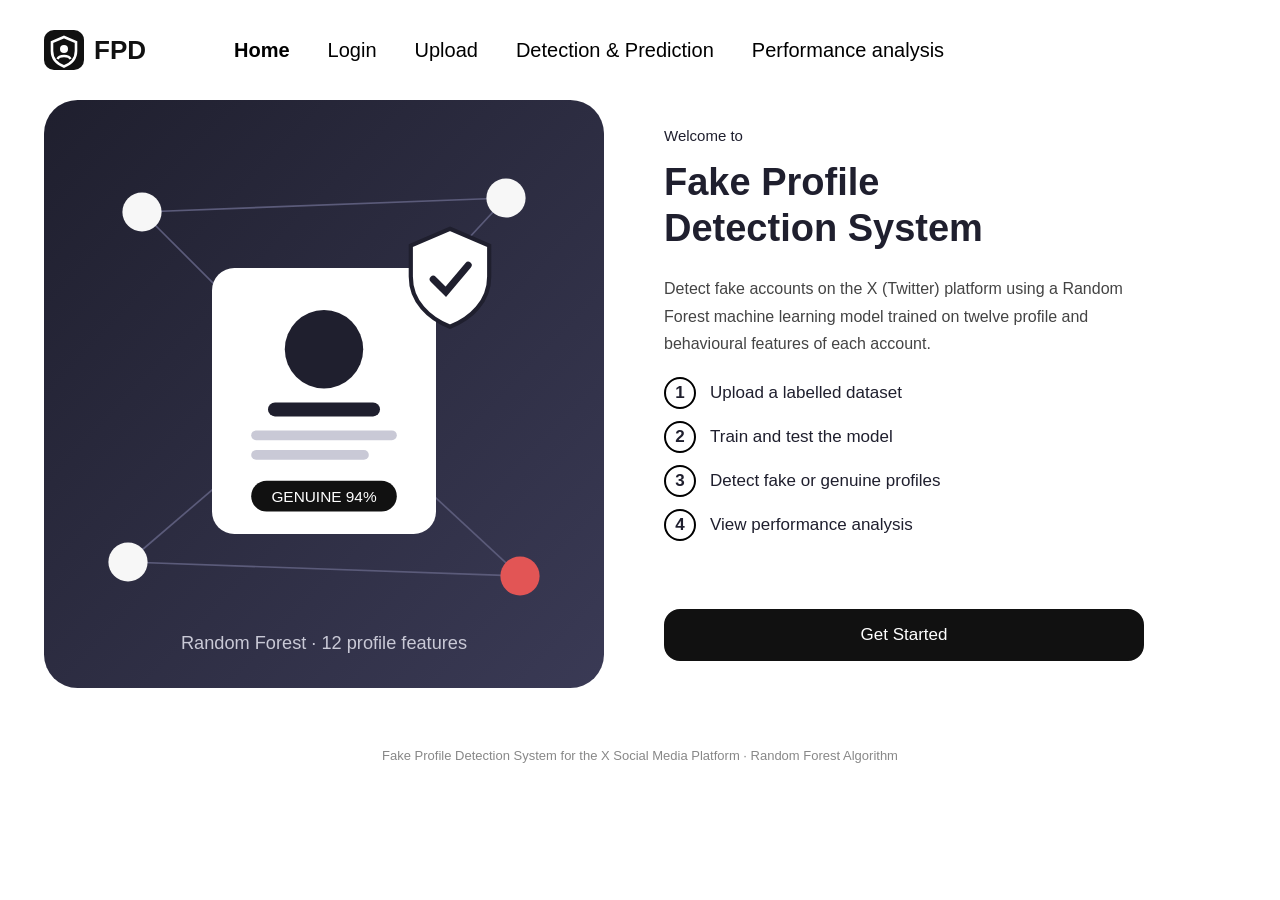
<file: index.html>
<!DOCTYPE html>
<html lang="en">
<head>
<meta charset="utf-8">
<meta name="viewport" content="width=device-width, initial-scale=1">
<title>Fake Profile Detection System | Random Forest</title>
<style>
/* Fake Profile Detection System - styles reproducing the designed interface */
*{box-sizing:border-box}
body{margin:0;font-family:Lato,"Segoe UI",Roboto,Arial,sans-serif;color:#1F1F2E;background:#fff}
a{color:inherit}
.nav{display:flex;align-items:center;gap:40px;padding:28px 44px 18px;flex-wrap:wrap}
.brand img{height:44px;display:block}
.nav ul{display:flex;gap:38px;list-style:none;margin:0;padding:0;flex-wrap:wrap}
.nav a{text-decoration:none;font-size:20px;color:#000}
.nav a.active{font-weight:700}
.nav .who{margin-left:auto;font-size:14px;color:#555}
main{padding:0 44px 30px;min-height:70vh}
footer{text-align:center;color:#888;font-size:13px;padding:18px}
.flash{padding:12px 16px;border-radius:10px;margin:8px 0 14px;font-size:15px}
.flash.success{background:#E8F3EA;color:#1B5E20;border:1px solid #B9DBBE}
.flash.error{background:#FBE9EA;color:#9B1C24;border:1px solid #F1C2C6}
/* split layout (home, login, register) */
.split{display:grid;grid-template-columns:minmax(280px,560px) minmax(300px,480px);gap:60px;align-items:center;margin-top:10px}
.hero svg{width:100%;height:auto;display:block}
.split-form{display:flex;flex-direction:column;gap:16px}
.small-label{margin:0;font-size:15px}
h1{margin:0 0 8px;font-size:38px;line-height:1.2}
.lead{color:#444;line-height:1.7;margin:0}
.steps{list-style:none;padding:0;margin:4px 0;display:grid;gap:12px}
.steps li{display:flex;align-items:center;gap:14px;font-size:17px}
.steps span{width:32px;height:32px;border:2px solid #000;border-radius:50%;display:inline-flex;align-items:center;justify-content:center;font-weight:700}
.field{width:100%;background:#F8F8F8;border:1px solid transparent;border-radius:18px;padding:18px 16px;font-size:15px;font-family:inherit}
.field:focus{outline:none;border-color:#111;background:#fff}
.field.sm{padding:12px 14px;border-radius:14px;margin-top:6px}
.pw{position:relative}.pw .eye{position:absolute;right:12px;top:50%;transform:translateY(-50%);background:none;border:0;cursor:pointer;font-size:18px;color:#777}
.check{display:flex;gap:10px;align-items:center;font-size:15px}
.check input{width:20px;height:20px;accent-color:#111}
.btn{display:inline-block;background:#111;color:#fff;border:2px solid #111;border-radius:16px;padding:14px 28px;font-size:17px;text-decoration:none;text-align:center;cursor:pointer;font-family:inherit}
.btn:hover{background:#333}
.btn.outline{background:#fff;color:#111}.btn.outline:hover{background:#f0f0f0}
.btn.wide{width:100%}.btn.wide-half{width:50%;min-width:220px}
.btn.big{font-size:24px;padding:18px 44px}
.center{text-align:center}.muted{color:#666}.small{font-size:13px}.strong{font-weight:700;text-decoration:none}
.link{text-decoration:none;font-weight:700}
.row-between{display:flex;justify-content:space-between;align-items:center;gap:12px;flex-wrap:wrap}
/* panels */
.panel{background:#F7F7F7;padding:26px 32px;margin-top:8px}
.panel h2{margin:0 0 4px;font-size:28px}
.upload{max-width:820px;margin:20px auto;padding:60px 40px;display:flex;flex-direction:column;gap:26px}
.browse-row{display:flex;align-items:center;justify-content:center;gap:30px;margin-bottom:34px;flex-wrap:wrap}
.fname{font-size:22px}
.info{color:#1B5E20}
.train-form{display:flex;flex-direction:column;align-items:center;gap:12px}
.mini{width:80px;padding:6px 8px;border-radius:8px;border:1px solid #ccc;margin-left:6px}
.hint-box{font-size:14px;color:#555}
/* detection */
.grid3{display:grid;grid-template-columns:repeat(3,1fr);gap:16px 30px;margin-top:18px}
.grid3 label{font-weight:700;font-size:14px;color:#333}
.err{color:#B00020}
.actions{grid-column:1/-1;display:grid;grid-template-columns:repeat(3,1fr);gap:16px 30px;align-items:center;margin-top:6px}
.sample-btns{display:flex;align-items:center;gap:8px;flex-wrap:wrap}
.chip{background:#fff;border:1px solid #999;border-radius:20px;padding:6px 12px;cursor:pointer;font-family:inherit}
.chip:hover{border-color:#111}
.result{border:2px solid #111;border-radius:14px;background:#E9E9E9;padding:16px 28px;margin-top:28px}
.result small{font-weight:700;color:#333}
.result h3{margin:6px 0;font-size:28px}
.result.fake h3{color:#B00020}.result.genuine h3{color:#1B5E20}
.result p{margin:0;color:#333}
/* dashboard */
.cards{display:grid;grid-template-columns:repeat(5,1fr);gap:16px;margin:18px 0}
.card{background:#fff;border:1px solid #CFCFCF;border-radius:12px;padding:16px 18px;color:#555}
.card b{display:block;font-size:30px;color:#000;margin-top:6px}
.dash-grid{display:grid;grid-template-columns:1fr 1fr;gap:18px}
.box{background:#fff;border:1px solid #DDD;border-radius:12px;padding:16px 20px}
.box h4{margin:0 0 12px;font-size:17px}.box h4.mt{margin-top:18px}
.box img{width:100%;height:auto}
.cm{border-collapse:collapse;margin:8px auto;font-size:15px}
.cm th{padding:8px 12px;font-weight:600;color:#333}
.cm td{width:150px;height:110px;text-align:center;border:2px solid #111;font-size:16px}
.cm td b{font-size:26px}.cm td.shade{background:#D6D6D6}
.donut-wrap{display:flex;align-items:center;gap:26px}
.donut{--p:0;width:130px;height:130px;border-radius:50%;background:conic-gradient(#111 calc(var(--p)*1%),#C8C8C8 0);display:grid;place-items:center}
.donut span{width:84px;height:84px;background:#fff;border-radius:50%;display:grid;place-items:center;font-size:24px;font-weight:700;align-content:center}
.donut small{display:block;font-size:11px;font-weight:400;color:#666}
.legend{list-style:none;padding:0;margin:0;display:grid;gap:8px}
.legend i{display:inline-block;width:14px;height:14px;border-radius:3px;margin-right:8px;vertical-align:-2px}
.legend .dk{background:#111}.legend .lt{background:#C8C8C8}
.table-wrap{overflow-x:auto}
.table{width:100%;border-collapse:collapse;background:#fff;margin-top:14px;font-size:14px}
.table th,.table td{border-bottom:1px solid #E2E2E2;padding:9px 10px;text-align:left}
.table th{background:#111;color:#fff;font-weight:600}
.table.compact{margin-top:0}.table.compact td{padding:6px 8px}
.tag{padding:3px 10px;border-radius:12px;font-size:12px;font-weight:700}
.tag.fake{background:#FBE9EA;color:#9B1C24}.tag.genuine{background:#E8F3EA;color:#1B5E20}
form.inline{display:inline-flex;gap:6px}
@media (max-width:900px){.split,.dash-grid{grid-template-columns:1fr}.cards{grid-template-columns:repeat(2,1fr)}.grid3,.actions{grid-template-columns:1fr}.hero{max-width:420px}}

.loading{position:fixed;inset:0;background:rgba(255,255,255,.85);display:none;place-items:center;z-index:9;font-size:18px}
.loading.on{display:grid}
.bar{width:320px;height:10px;background:#ddd;border-radius:6px;overflow:hidden;margin-top:12px}
.bar i{display:block;height:100%;width:0;background:#111}
.page{display:none}.page.on{display:block}
.demo-note{font-size:13px;color:#7a5b00;background:#FFF6D6;border:1px solid #EBD58A;border-radius:8px;padding:8px 12px;margin:8px 0}
svg text{font-family:Lato,"Segoe UI",Arial,sans-serif}
</style>
</head>
<body>
<nav class="nav">
  <a href="#home" class="brand"><svg style="height:44px;display:block" xmlns="http://www.w3.org/2000/svg" viewBox="0 0 150 44" width="150" height="44">
  <rect x="0" y="2" width="40" height="40" rx="10" fill="#111111"/>
  <path d="M20 9 L32 14 V23 C32 31 26.5 36 20 38.5 C13.5 36 8 31 8 23 V14 Z" fill="none" stroke="#FFFFFF" stroke-width="2.6"/>
  <circle cx="20" cy="21" r="4" fill="#FFFFFF"/><path d="M13.5 31 C15 27 25 27 26.5 31" stroke="#FFFFFF" stroke-width="2.4" fill="none"/>
  <text x="50" y="31" font-family="Lato, 'Segoe UI', Arial, sans-serif" font-size="26" font-weight="800" fill="#111111">FPD</text>
</svg>
</a>
  <ul>
    <li><a href="#home" data-p="home">Home</a></li>
    <li id="nav-auth"><a href="#login" data-p="login register">Login</a></li>
    <li><a href="#upload" data-p="upload">Upload</a></li>
    <li><a href="#detect" data-p="detect history">Detection &amp; Prediction</a></li>
    <li><a href="#performance" data-p="performance users">Performance analysis</a></li>
  </ul>
  <span class="who" id="who"></span>
</nav>
<main>
  <div id="flash"></div>

  <!-- HOME -->
  <section class="page" id="p-home"><div class="split">
    <div class="hero"><svg viewBox="0 0 400 420" xmlns="http://www.w3.org/2000/svg" role="img" aria-label="Profile scan illustration">
    <defs><linearGradient id="bg0" x1="0" y1="0" x2="1" y2="1"><stop offset="0" stop-color="#1F1F2E"/><stop offset="1" stop-color="#3A3A55"/></linearGradient></defs>
    <rect width="400" height="420" rx="24" fill="url(#bg0)"/>
    <g fill="none" stroke="#5B5B7A" stroke-width="1.2">
      <line x1="70" y1="80" x2="200" y2="210"/><line x1="330" y1="70" x2="200" y2="210"/><line x1="60" y1="330" x2="200" y2="210"/>
      <line x1="340" y1="340" x2="200" y2="210"/><line x1="70" y1="80" x2="330" y2="70"/><line x1="60" y1="330" x2="340" y2="340"/>
    </g>
    <g fill="#F7F7F7"><circle cx="70" cy="80" r="14"/><circle cx="330" cy="70" r="14"/><circle cx="60" cy="330" r="14"/></g>
    <circle cx="340" cy="340" r="14" fill="#E25555"/>
    <g transform="translate(120 120)">
      <rect width="160" height="190" rx="16" fill="#FFFFFF"/>
      <circle cx="80" cy="58" r="28" fill="#1F1F2E"/><rect x="40" y="96" width="80" height="10" rx="5" fill="#1F1F2E"/>
      <rect x="28" y="116" width="104" height="7" rx="3.5" fill="#C9C9D6"/><rect x="28" y="130" width="84" height="7" rx="3.5" fill="#C9C9D6"/>
      <rect x="28" y="152" width="104" height="22" rx="11" fill="#111111"/>
      <text x="80" y="167" fill="#FFF" font-family="Arial" font-size="11" text-anchor="middle">GENUINE 94%</text>
    </g>
    <g transform="translate(262 92)"><path d="M28 0 L56 12 V34 C56 52 43 64 28 70 C13 64 0 52 0 34 V12 Z" fill="#FFFFFF" stroke="#1F1F2E" stroke-width="3"/>
      <path d="M16 36 L25 45 L41 26" stroke="#1F1F2E" stroke-width="5" fill="none" stroke-linecap="round"/></g>
    <text x="200" y="392" fill="#C9C9D6" font-family="Arial" font-size="13" text-anchor="middle">Random Forest &middot; 12 profile features</text>
  </svg></div>
    <div class="split-form">
      <p class="small-label">Welcome to</p>
      <h1>Fake Profile<br>Detection System</h1>
      <p class="lead">Detect fake accounts on the X (Twitter) platform using a Random Forest machine learning
        model trained on twelve profile and behavioural features of each account.</p>
      <ol class="steps">
        <li><span>1</span>Upload a labelled dataset</li><li><span>2</span>Train and test the model</li>
        <li><span>3</span>Detect fake or genuine profiles</li><li><span>4</span>View performance analysis</li>
      </ol>
      <p class="muted" id="home-model"></p>
      <a class="btn" id="get-started" href="#login">Get Started</a>
    </div></div></section>

  <!-- LOGIN -->
  <section class="page" id="p-login"><div class="split">
    <div class="hero"><svg viewBox="0 0 400 420" xmlns="http://www.w3.org/2000/svg" role="img" aria-label="Profile scan illustration">
    <defs><linearGradient id="bg1" x1="0" y1="0" x2="1" y2="1"><stop offset="0" stop-color="#1F1F2E"/><stop offset="1" stop-color="#3A3A55"/></linearGradient></defs>
    <rect width="400" height="420" rx="24" fill="url(#bg1)"/>
    <g fill="none" stroke="#5B5B7A" stroke-width="1.2">
      <line x1="70" y1="80" x2="200" y2="210"/><line x1="330" y1="70" x2="200" y2="210"/><line x1="60" y1="330" x2="200" y2="210"/>
      <line x1="340" y1="340" x2="200" y2="210"/><line x1="70" y1="80" x2="330" y2="70"/><line x1="60" y1="330" x2="340" y2="340"/>
    </g>
    <g fill="#F7F7F7"><circle cx="70" cy="80" r="14"/><circle cx="330" cy="70" r="14"/><circle cx="60" cy="330" r="14"/></g>
    <circle cx="340" cy="340" r="14" fill="#E25555"/>
    <g transform="translate(120 120)">
      <rect width="160" height="190" rx="16" fill="#FFFFFF"/>
      <circle cx="80" cy="58" r="28" fill="#1F1F2E"/><rect x="40" y="96" width="80" height="10" rx="5" fill="#1F1F2E"/>
      <rect x="28" y="116" width="104" height="7" rx="3.5" fill="#C9C9D6"/><rect x="28" y="130" width="84" height="7" rx="3.5" fill="#C9C9D6"/>
      <rect x="28" y="152" width="104" height="22" rx="11" fill="#111111"/>
      <text x="80" y="167" fill="#FFF" font-family="Arial" font-size="11" text-anchor="middle">GENUINE 94%</text>
    </g>
    <g transform="translate(262 92)"><path d="M28 0 L56 12 V34 C56 52 43 64 28 70 C13 64 0 52 0 34 V12 Z" fill="#FFFFFF" stroke="#1F1F2E" stroke-width="3"/>
      <path d="M16 36 L25 45 L41 26" stroke="#1F1F2E" stroke-width="5" fill="none" stroke-linecap="round"/></g>
    <text x="200" y="392" fill="#C9C9D6" font-family="Arial" font-size="13" text-anchor="middle">Random Forest &middot; 12 profile features</text>
  </svg></div>
    <form class="split-form" id="f-login">
      <p class="small-label">Welcome back</p><h1>Login</h1>
      <input class="field" type="email" name="email" placeholder="Email Address" required>
      <div class="pw"><input class="field" type="password" name="password" placeholder="Password" required>
        <button type="button" class="eye" aria-label="Show password">&#128065;</button></div>
      <div class="row-between"><label class="check"><input type="checkbox" name="keep"> Keep me signed in</label>
        <span class="muted" title="Contact the administrator to reset your password">Forgot password?</span></div>
      <button class="btn wide" type="submit">Login</button>
      <p class="center muted">Don't have an account? <a class="strong" href="#register">Register</a></p>
      <p class="demo-note">Demo administrator: <b>admin@fpd.local</b> / <b>Admin12345</b></p>
    </form></div></section>

  <!-- REGISTER -->
  <section class="page" id="p-register"><div class="split">
    <div class="hero"><svg viewBox="0 0 400 420" xmlns="http://www.w3.org/2000/svg" role="img" aria-label="Profile scan illustration">
    <defs><linearGradient id="bg2" x1="0" y1="0" x2="1" y2="1"><stop offset="0" stop-color="#1F1F2E"/><stop offset="1" stop-color="#3A3A55"/></linearGradient></defs>
    <rect width="400" height="420" rx="24" fill="url(#bg2)"/>
    <g fill="none" stroke="#5B5B7A" stroke-width="1.2">
      <line x1="70" y1="80" x2="200" y2="210"/><line x1="330" y1="70" x2="200" y2="210"/><line x1="60" y1="330" x2="200" y2="210"/>
      <line x1="340" y1="340" x2="200" y2="210"/><line x1="70" y1="80" x2="330" y2="70"/><line x1="60" y1="330" x2="340" y2="340"/>
    </g>
    <g fill="#F7F7F7"><circle cx="70" cy="80" r="14"/><circle cx="330" cy="70" r="14"/><circle cx="60" cy="330" r="14"/></g>
    <circle cx="340" cy="340" r="14" fill="#E25555"/>
    <g transform="translate(120 120)">
      <rect width="160" height="190" rx="16" fill="#FFFFFF"/>
      <circle cx="80" cy="58" r="28" fill="#1F1F2E"/><rect x="40" y="96" width="80" height="10" rx="5" fill="#1F1F2E"/>
      <rect x="28" y="116" width="104" height="7" rx="3.5" fill="#C9C9D6"/><rect x="28" y="130" width="84" height="7" rx="3.5" fill="#C9C9D6"/>
      <rect x="28" y="152" width="104" height="22" rx="11" fill="#111111"/>
      <text x="80" y="167" fill="#FFF" font-family="Arial" font-size="11" text-anchor="middle">GENUINE 94%</text>
    </g>
    <g transform="translate(262 92)"><path d="M28 0 L56 12 V34 C56 52 43 64 28 70 C13 64 0 52 0 34 V12 Z" fill="#FFFFFF" stroke="#1F1F2E" stroke-width="3"/>
      <path d="M16 36 L25 45 L41 26" stroke="#1F1F2E" stroke-width="5" fill="none" stroke-linecap="round"/></g>
    <text x="200" y="392" fill="#C9C9D6" font-family="Arial" font-size="13" text-anchor="middle">Random Forest &middot; 12 profile features</text>
  </svg></div>
    <form class="split-form" id="f-register">
      <p class="small-label">Welcome to</p><h1>Fake Profile Detection</h1>
      <input class="field" name="full_name" placeholder="Full Name" required>
      <input class="field" type="email" name="email" placeholder="Email Address" required>
      <div class="pw"><input class="field" type="password" name="password" placeholder="Password" required>
        <button type="button" class="eye" aria-label="Show password">&#128065;</button></div>
      <div class="pw"><input class="field" type="password" name="confirm_password" placeholder="Confirm Password" required>
        <button type="button" class="eye" aria-label="Show password">&#128065;</button></div>
      <label class="check"><input type="checkbox" name="keep"> Keep me signed in</label>
      <button class="btn wide" type="submit">Register</button>
      <p class="center muted">Already have an account? <a class="strong" href="#login">Login</a></p>
    </form></div></section>

  <!-- UPLOAD -->
  <section class="page" id="p-upload"><div class="panel upload">
    <div class="center">
      <div class="browse-row">
        <label class="btn big">Browse<input type="file" id="file" accept=".csv" hidden></label>
        <span id="fname" class="fname">No file uploaded</span>
      </div>
      <button class="btn outline big" id="btn-upload" type="button">Upload</button>
      <p class="muted small" style="margin-top:14px">or <a class="link" href="#" id="use-demo">use the built-in demonstration dataset</a></p>
    </div>
    <p class="center info" id="ds-info"></p>
    <div class="center train-form">
      <label class="muted">Number of trees <input class="mini" type="number" id="n-trees" value="100" min="10" max="300"></label>
      <button class="btn wide-half" id="btn-train" type="button">Train|Test</button>
    </div>
    <p class="center muted" id="model-info"></p>
    <details class="hint-box"><summary>Required CSV columns</summary>
      <p>statuses_count, followers_count, friends_count, favourites_count, listed_count, FFratio, URLratio,
      average_mentions, average_hashtags, average_favorites, average_retweet, average_reply, and <b>label</b>
      (1 = fake, 0 = genuine). FFratio is calculated automatically if it is missing.</p></details>
  </div></section>

  <!-- DETECT -->
  <section class="page" id="p-detect"><div class="panel">
    <div class="row-between"><h2>Detect Profile</h2><a class="link" href="#history">View detection history &rarr;</a></div>
    <p class="muted">Enter the profile and behavioural features of the X account, then click Detect.</p>
    <form id="f-detect" novalidate><div class="grid3" id="detect-fields"></div></form>
    <div id="result"></div>
  </div></section>

  <!-- HISTORY -->
  <section class="page" id="p-history"><div class="panel">
    <div class="row-between"><h2>Detection History</h2><a class="link" href="#detect">&larr; Back to Detect Profile</a></div>
    <div class="table-wrap" id="history-table"></div>
  </div></section>

  <!-- PERFORMANCE -->
  <section class="page" id="p-performance"><div class="panel" id="perf"></div></section>

  <!-- USERS -->
  <section class="page" id="p-users"><div class="panel">
    <div class="row-between"><h2>Manage Users</h2><a class="link" href="#performance">&larr; Back to Performance analysis</a></div>
    <div id="users-table"></div>
  </div></section>
</main>
<footer>Fake Profile Detection System for the X Social Media Platform &middot; Random Forest Algorithm</footer>
<div class="loading" id="loading"><div class="center"><b id="loading-text">Training Random Forest&hellip;</b><div class="bar"><i id="loading-bar"></i></div></div></div>

<script id="demo-data" type="text/csv">
statuses_count,followers_count,friends_count,favourites_count,listed_count,FFratio,URLratio,average_mentions,average_hashtags,average_favorites,average_retweet,average_reply,label
913,7,2884,3,0,0.0024,0.6284,0.0193,0.1159,0.1364,1.3658,0.0136,1
152,650,326,4465,6,1.9939,0.0434,0.827,0.5315,1.1711,0.111,0.6965,0
999,72,696,78,14,0.1034,0.4953,0.6391,1.0977,2.1867,0.1411,0.5302,0
18616,21,433,1657,5,0.0485,0.1267,0.7677,0.2907,0.8119,0.084,0.3222,0
747,170,403,463,4,0.4218,0.347,1.0919,0.4368,0.5192,0.0165,0.0471,1
370,102,321,114,7,0.3178,0.3837,0.115,1.2032,1.0429,0.0232,0.2119,1
1182,1424,882,261,11,1.6145,0.4443,1.149,0.547,0.6108,0.2584,0.1806,0
23,1,562,4,1,0.0018,0.5615,0.0886,0.1477,1.0303,1.0149,0.1035,1
63,2,184,2,1,0.0109,0.6909,0.039,0.222,0.0146,0.5278,0.0897,1
1201,71,364,4711,4,0.1951,0.1554,0.5324,0.3458,1.2729,0.2369,1.4231,0
1973,568,171,158,11,3.3216,0.3653,1.4217,1.7224,1.6635,0.0282,0.2774,0
4569,274,85,391,5,3.2235,0.1238,0.6012,1.0048,1.5572,0.0419,0.1232,0
305,1,181,9,0,0.0055,0.9173,0.0223,0.3188,0.01,0.6093,0.1635,1
36,12,1557,57,0,0.0077,0.6718,0.0028,0.1455,0.0575,0.842,0.0003,1
130,16,65,0,0,0.2462,0.6002,0.5145,0.287,0.0024,0.652,0.0233,1
59,20,771,3,0,0.0259,0.6477,0.0744,0.3194,0.0611,0.7805,0.0209,1
47,8,6652,17,1,0.0012,0.6692,0.1672,0.0498,0.139,1.089,0.0074,1
2045,1010,732,4386,10,1.3798,0.3339,0.6578,0.358,0.8247,0.1211,0.9296,0
3146,244,104,294,7,2.3462,0.012,2.6197,0.6135,1.0811,0.1554,0.7632,1
8530,61,100,363,9,0.61,0.1675,0.715,0.2407,0.6364,0.3705,0.5844,0
1675,79,74,239,9,1.0676,0.1318,0.7481,1.1454,1.1521,0.2227,0.3103,0
103,360,458,87,6,0.786,0.1139,0.2486,0.7036,1.5374,0.2478,0.1961,1
6,1,560,0,0,0.0018,0.6653,0.2315,0.0549,0.1006,0.1405,0.0631,1
1296,938,609,11366,1,1.5402,0.418,1.352,0.1405,3.2588,0.117,0.2925,0
778,4,1748,1,0,0.0023,0.7435,0.0642,0.0545,0.0303,0.4034,0.0238,1
4344,202,381,107,10,0.5302,0.2997,0.6988,0.8336,0.8977,0.0235,0.3743,0
2504,27,564,1140,6,0.0479,0.3462,1.6179,0.5996,0.3527,0.1577,0.1442,0
6424,322,214,79,8,1.5047,0.0938,0.9789,0.0394,0.2229,0.0982,0.9228,0
31,11,413,2,0,0.0266,0.925,0.0612,0.1319,0.1127,0.3104,0.0026,1
12,25,331,15,0,0.0755,0.8037,0.0656,0.0956,0.2175,0.3499,0.1371,1
15,8,589,1,0,0.0136,0.6684,0.3621,0.7257,0.0076,0.2044,0.0166,1
2,2,888,0,0,0.0023,0.6679,0.5184,0.1016,0.0293,1.6807,0.0276,1
926,2830,116,126,8,24.3966,0.1594,1.0695,1.9831,0.5609,0.1143,0.143,0
31,24,1385,14,2,0.0173,0.3802,0.1521,0.1313,0.4698,0.4306,0.0268,0
2531,4,359,1094,7,0.0111,0.2265,0.4905,0.811,1.7018,0.2678,0.723,0
3127,2475,587,635,8,4.2164,0.1791,0.3824,0.5112,0.7973,0.4686,0.1791,0
136,16,458,0,1,0.0349,0.8799,0.1666,0.31,0.3759,0.2414,0.0916,1
309,0,335,3,0,0.0,0.6643,0.0742,0.0338,0.0129,0.6166,0.06,1
993,1674,698,80,12,2.3983,0.1794,0.4406,0.3166,1.2541,0.2366,1.0965,0
191,29,756,0,1,0.0384,0.8199,0.9505,0.4276,0.0157,0.6133,0.0004,1
1943,759,3617,704,8,0.2098,0.3877,0.8959,2.5123,1.9393,0.1655,0.5198,0
800,296,50,62,10,5.92,0.0702,0.9588,0.5829,0.6135,1.407,0.6586,0
1671,207,650,275,9,0.3185,0.362,0.8481,0.9714,1.1875,0.0224,0.2772,0
1820,366,1406,263,2,0.2603,0.0748,1.3665,1.6557,2.045,0.1845,0.4229,0
18,16,358,9,0,0.0447,0.7669,0.4876,0.2189,0.0058,1.4573,0.0489,1
9,7,857,2,0,0.0082,0.9582,0.4999,0.0339,0.0623,0.6053,0.0073,1
8732,1700,56,1300,12,30.3571,0.2108,0.6977,0.5212,2.0744,0.1398,0.0907,0
587,1536,503,30,5,3.0537,0.1564,0.2575,0.5971,0.8418,0.2484,0.2158,0
21,0,2054,7,1,0.0,0.8791,0.2125,0.7009,0.111,0.4471,0.0151,1
37,4,2170,0,0,0.0018,0.8817,0.483,0.2249,0.0781,0.2752,0.0371,1
237,1,153,5,0,0.0065,0.7144,0.0111,0.0345,0.0252,0.9595,0.0039,1
325,0,2408,0,0,0.0,0.7355,0.0012,0.2303,0.0088,0.9809,0.0082,1
29,6,2763,2,0,0.0022,0.542,0.1122,0.305,0.0077,0.2973,0.086,1
9058,652,275,47,10,2.3709,0.1598,0.9073,0.3029,0.2053,0.4505,0.4705,0
407,76,970,792,8,0.0784,0.3214,1.268,0.5264,0.8024,0.7294,0.4793,0
86,5,2788,5,1,0.0018,0.915,0.3056,0.9767,0.0992,0.9559,0.102,1
94,1,235,4,0,0.0043,0.6147,0.0181,0.5196,0.2145,0.5569,0.0408,1
92,2,96,6,0,0.0208,0.8726,0.2297,0.2246,0.027,0.3783,0.1764,1
4448,297,1904,563,11,0.156,0.4897,0.4527,0.6309,0.4403,0.8187,0.1272,0
97,11,601,6,0,0.0183,0.5743,0.1434,0.0712,0.3015,0.7026,0.0058,1
13,0,859,14,0,0.0,0.9055,0.0869,0.0413,0.0183,0.8004,0.0005,1
71,3,266,0,0,0.0113,0.5906,0.1151,0.0116,0.0571,0.4904,0.1595,1
47,0,132,3,0,0.0,0.762,0.1454,0.5028,0.0237,0.7123,0.0088,1
26,1,1055,5,0,0.0009,0.8725,0.1355,0.1671,0.1513,1.0463,0.0892,1
1502,677,316,34,7,2.1424,0.2552,1.5168,1.0544,0.8442,0.0892,0.2746,0
53,4,654,0,0,0.0061,0.7361,0.0224,0.2865,0.0366,0.1914,0.0102,1
46,5,454,2,0,0.011,0.9606,0.1292,0.0746,0.0859,0.3058,0.0073,1
2012,339,794,469,9,0.427,0.0901,0.779,0.9225,1.2544,0.3059,0.303,0
433,7,121,3,0,0.0579,0.4565,0.0513,0.1336,0.1694,0.4041,0.1215,0
10727,189,424,694,3,0.4458,0.2759,1.207,0.1619,1.214,0.8112,0.4318,0
20,2,277,20,2,0.0072,0.8496,0.0729,0.1658,0.0044,0.7898,0.0068,1
3,16,244,20,0,0.0656,0.6651,0.0024,0.1083,0.0021,1.4967,0.1783,1
346,334,131,345,9,2.5496,0.4595,0.1941,0.9307,1.454,0.1546,0.2607,1
42,17,170,11,0,0.1,0.8654,0.0278,0.0538,0.4128,0.3411,0.0019,1
8,43,608,4,2,0.0707,0.7341,0.0414,0.1939,0.0899,2.8118,0.0024,1
597,174,219,57,8,0.7945,0.0304,0.6882,1.0434,0.7978,0.043,0.0882,0
9,5,160,8,0,0.0312,0.7269,0.3226,0.0584,0.0073,0.23,0.0089,1
94,12,719,0,0,0.0167,0.8958,0.0438,0.0162,0.0335,0.797,0.031,1
1269,897,322,918,10,2.7857,0.1295,1.018,0.742,0.3635,0.2555,0.2514,0
19,47,463,0,0,0.1015,0.3527,0.0429,0.2194,0.0299,1.0956,0.0036,0
761,23,63,532,11,0.3651,0.3543,0.9687,0.1726,0.535,0.0939,0.4917,0
1810,19,259,300,10,0.0734,0.0542,0.6825,0.4314,0.6297,0.0888,0.7128,0
2471,67,256,197,13,0.2617,0.3142,0.2428,0.6986,0.2837,0.4265,0.6315,0
8,50,131,11,1,0.3817,0.8403,0.6614,0.2686,0.0515,0.2564,0.0808,0
4354,836,328,1118,15,2.5488,0.3665,0.4956,0.3274,0.317,0.1838,0.1283,0
4123,1466,713,113,7,2.0561,0.2502,1.315,1.7683,1.0171,0.1497,0.0832,0
3851,478,249,75,9,1.9197,0.4609,1.1347,0.7176,0.3264,0.537,0.757,0
11273,171,300,320,5,0.57,0.2198,0.2627,0.888,0.4022,0.4093,1.2697,0
14,20,184,34,1,0.1087,0.6467,0.1182,0.2309,0.029,0.7175,0.0026,0
3063,190,114,3302,11,1.6667,0.2246,0.9953,0.434,0.641,0.2359,0.0877,0
1717,282,144,1376,5,1.9583,0.2667,0.9742,0.4697,1.0072,0.2971,0.817,0
439,33,120,157,10,0.275,0.2346,1.678,0.4694,0.8315,0.1627,0.3046,0
2174,110,182,1002,6,0.6044,0.2622,0.4844,1.6671,0.2457,0.3049,0.1977,0
169,1555,330,956,9,4.7121,0.0935,0.125,1.5075,0.3787,0.4174,0.1008,0
222,29,126,9,0,0.2302,0.5243,0.2906,0.0875,0.1285,0.6081,0.0977,1
3,0,52,2,0,0.0,0.3896,0.3589,0.4411,0.0361,0.4118,0.0286,1
896,339,1075,81,7,0.3153,0.0761,0.9929,0.1412,1.1613,0.3125,0.1641,0
696,1143,1133,758,4,1.0088,0.2345,0.4457,1.0106,0.5285,0.0565,0.2235,0
40616,84,520,185,5,0.1615,0.3803,0.5767,1.101,0.781,0.0235,0.6888,0
10,1,295,1,3,0.0034,0.8806,0.0053,0.0145,0.0005,0.306,0.0474,1
24,23,184,0,0,0.125,0.7302,0.6731,0.0592,0.0419,0.3765,0.0047,1
34,1,973,13,1,0.001,0.5316,0.1294,0.2426,0.0091,1.7139,0.0002,1
871,449,682,2226,5,0.6584,0.1314,0.4835,1.304,0.754,0.0636,0.1657,1
2716,446,174,1230,6,2.5632,0.4274,0.4053,1.2377,1.5526,0.3944,0.2848,0
53,17,1525,2,0,0.0111,0.7217,0.0714,0.0567,0.0001,0.609,0.0645,1
5,1,5460,37,0,0.0002,0.5904,0.0594,0.3713,0.0771,0.2937,0.0044,1
18,5,1121,1,0,0.0045,0.802,0.1165,0.1098,0.0128,0.3072,0.0052,1
2879,909,498,193,4,1.8253,0.1909,0.4107,0.1338,0.5363,0.1881,0.1256,0
59,12,361,7,0,0.0332,0.5418,0.3084,0.3295,0.1426,0.9865,0.0125,1
125,19,743,23,1,0.0256,0.6286,0.1111,0.0322,0.0608,0.8084,0.0345,1
5,32,388,4,0,0.0825,0.8438,0.3563,0.2568,0.001,1.0986,0.0523,1
33385,138,368,398,7,0.375,0.3761,2.7688,1.2097,0.6908,0.0457,0.5129,0
16,13,724,20,1,0.018,0.7853,0.1255,0.4606,0.0148,0.602,0.0325,1
5,21,277,16,0,0.0758,0.3663,0.0543,0.1699,0.6313,0.4681,0.0014,0
2398,137,74,67,8,1.8514,0.337,0.4486,0.2307,1.8554,0.2398,1.2658,0
2122,603,142,1652,8,4.2465,0.1808,0.3056,1.2552,0.6051,0.1147,0.5912,0
1030,196,276,120,5,0.7101,0.0529,0.6233,1.3577,0.2345,0.2468,0.016,0
100,12,541,5,0,0.0222,0.7908,0.1546,0.3159,0.2207,0.3992,0.0093,1
392,761,246,121,10,3.0935,0.4804,1.4332,1.8533,0.67,0.1045,0.285,0
14,40,1285,18,0,0.0311,0.8986,0.106,0.2906,0.006,1.2331,0.1799,1
12,5,95,2,0,0.0526,0.6074,0.2928,0.037,0.1173,0.4865,0.0135,1
1360,3170,120,197,5,26.4167,0.1702,0.8722,0.6189,1.0272,0.116,0.7239,0
2192,457,472,138,4,0.9682,0.5762,0.2466,0.1064,0.0772,0.7697,0.2332,1
113,2,778,2,0,0.0026,0.615,0.0108,0.0916,0.0127,0.2471,0.0703,1
2186,180,149,22482,14,1.2081,0.2423,0.2367,0.3757,0.7335,0.1979,0.207,0
77,3,381,6,1,0.0079,0.7245,0.1891,0.2648,0.0005,0.4296,0.0043,1
5384,740,278,499,13,2.6619,0.3647,0.4103,0.1922,0.0838,0.0638,0.8994,0
2155,229,157,1369,6,1.4586,0.2968,0.996,0.3331,1.5984,0.1831,0.0677,1
56,1,567,1,0,0.0018,0.8371,0.2178,0.3805,0.016,0.782,0.0309,1
1144,487,126,299,10,3.8651,0.1175,1.1617,0.3081,0.592,0.3837,0.2441,0
3732,177,360,739,5,0.4917,0.3744,0.8831,0.388,0.3534,0.0811,0.1297,0
5304,439,76,296,12,5.7763,0.0374,3.1697,1.1982,0.273,0.1371,0.5426,0
12,8,106,3,0,0.0755,0.9238,0.0174,0.0209,0.0238,1.1793,0.007,1
12567,2653,565,4941,11,4.6956,0.0471,0.7274,0.4965,0.2358,0.1194,0.1731,0
58,37,126,0,1,0.2937,0.8233,0.1696,0.2942,0.0113,0.6469,0.0077,1
521,59,620,2132,10,0.0952,0.1999,1.4954,1.4304,0.1575,0.1437,0.0124,0
2976,176,283,446,14,0.6219,0.1312,0.371,0.9605,0.6433,0.1348,0.091,0
6491,173,1571,29,10,0.1101,0.4306,0.3696,0.6947,2.5462,0.5411,0.2612,0
160,4,667,1,0,0.006,0.7694,0.0204,0.08,0.2148,0.5301,0.0079,1
212,4,293,12,0,0.0137,0.7432,0.1804,0.0422,0.0884,1.6062,0.0034,1
1026,56,235,158,12,0.2383,0.4766,0.6813,0.94,1.3921,0.2569,0.8718,0
3593,659,325,570,4,2.0277,0.5713,2.0333,0.1214,0.1241,0.2157,0.2376,0
725,53,456,2986,9,0.1162,0.2739,0.9253,0.7371,1.3072,0.2295,0.3512,0
2201,241,147,218,2,1.6395,0.3872,0.138,0.3258,1.3658,0.3389,0.3393,0
20,53,592,10,1,0.0895,0.5355,0.0353,0.1355,0.1231,0.9431,0.0278,1
845,69,113,4366,9,0.6106,0.242,0.3034,0.1671,0.6669,0.1254,0.2381,0
950,209,143,1662,7,1.4615,0.4478,0.2297,0.5937,0.3246,0.193,0.3406,0
3783,157,722,408,8,0.2175,0.046,0.375,0.7133,0.8495,0.1195,0.1749,0
5530,591,128,2158,7,4.6172,0.1888,0.7868,0.1843,0.4626,0.2685,0.2335,0
3170,229,175,7770,11,1.3086,0.3747,0.1116,1.1162,2.6413,0.4862,0.0281,0
3969,193,232,112,9,0.8319,0.3476,0.3981,0.5916,0.3312,0.381,0.3654,0
113,1,395,0,0,0.0025,0.8718,0.2014,0.1785,0.4178,0.2294,0.0334,1
107,8,197,7,0,0.0406,0.8909,0.1199,0.2622,0.3715,1.2635,0.1008,1
172,1668,160,1259,8,10.425,0.386,0.4566,0.2935,0.5311,0.4904,0.163,0
5318,128,3719,1568,12,0.0344,0.0662,0.5223,0.2292,1.3718,0.2041,0.2107,0
647,46,70,509,7,0.6571,0.0952,0.9223,0.3759,1.7349,0.1596,0.2105,0
108,4,3180,0,1,0.0013,0.6904,0.0014,0.6219,0.2122,0.2946,0.1813,1
203,8,827,3,0,0.0097,0.7146,0.1507,0.0068,0.0519,1.385,0.0041,1
1024,1496,416,895,5,3.5962,0.2599,0.396,0.0241,1.2764,0.0647,0.597,0
2,76,3634,3,0,0.0209,0.7172,0.0494,0.1058,0.0132,1.3741,0.0361,1
1,31,234,4,0,0.1325,0.6137,0.1167,0.0003,0.0114,0.3963,0.0257,1
39,8,190,3,0,0.0421,0.7074,0.2544,0.6398,0.1192,0.2277,0.02,1
1210,1009,102,54,11,9.8922,0.1196,0.8173,0.5368,1.1524,0.1784,0.1528,0
2978,1338,25,348,8,53.52,0.2574,0.2139,0.1906,1.8322,0.3501,0.2609,0
19,6,357,16,0,0.0168,0.5032,0.4459,0.3887,0.027,0.2893,0.0001,1
2370,92,138,1040,4,0.6667,0.3056,0.9737,1.1333,0.3086,0.4661,0.467,1
50,13,397,1,0,0.0327,0.9085,0.0921,0.018,0.0085,0.6464,0.0853,1
666,232,148,457,6,1.5676,0.0915,1.4831,0.3697,2.0327,0.0699,0.3706,0
446,27,106,1349,5,0.2547,0.1229,0.9778,0.1338,1.9372,0.0238,0.4068,0
12058,209,945,717,7,0.2212,0.4687,1.0727,0.2015,1.2747,0.0687,0.7487,0
83,124,1040,4,1,0.1192,0.6715,0.2335,0.0598,0.0018,0.2881,0.001,1
58,22,162,2,0,0.1358,0.4159,0.6602,0.1013,0.0744,0.6193,0.0183,0
2111,307,753,109,7,0.4077,0.481,0.4182,0.7105,0.5284,0.2109,0.1665,0
500,115,105,752,11,1.0952,0.4625,0.6677,0.7477,0.9657,0.1262,0.3184,0
2452,1769,271,317,8,6.5277,0.2558,0.5249,0.2166,0.5653,0.1603,0.2994,0
195,2438,323,246,6,7.548,0.236,0.2284,0.279,0.1444,0.0486,0.469,0
12692,210,530,125,3,0.3962,0.3551,0.3671,2.1132,0.1497,0.1611,0.3163,0
4,21,1544,1,0,0.0136,0.6342,0.0698,0.037,0.0995,0.6883,0.0001,1
626,201,464,279,10,0.4332,0.7244,0.5229,0.0748,2.0196,0.2257,0.1449,0
1194,1372,122,547,3,11.2459,0.1136,0.6493,0.7221,1.0406,0.0072,0.7325,0
872,160,329,529,7,0.4863,0.129,0.2476,0.7412,1.0579,0.2542,0.1396,0
119,7,150,621,1,0.0467,0.2446,0.1664,0.2865,0.0318,1.2558,0.0629,0
564,243,439,808,7,0.5535,0.499,0.8064,0.7573,1.3617,0.3971,0.3973,0
30516,83,269,169,9,0.3086,0.2999,0.2352,0.1512,1.0485,0.0954,0.4166,0
674,199,99,970,4,2.0101,0.1853,0.629,0.4424,0.2512,0.048,0.4294,0
396,386,887,223,7,0.4352,0.3562,1.3204,0.7693,0.6134,0.0799,0.073,0
915,159,569,7,14,0.2794,0.1581,0.8215,0.3202,0.2271,0.2148,0.8057,0
15,28,501,0,2,0.0559,0.7747,0.2065,0.0997,0.1395,0.5345,0.0019,1
3139,339,262,54,5,1.2939,0.1293,0.7373,1.1039,0.2982,0.0941,0.6224,0
4587,249,57,15658,4,4.3684,0.2255,1.8649,0.2886,1.0823,0.0134,0.4731,0
615,1307,40,262,5,32.675,0.1953,1.1492,0.9094,0.3373,0.0531,0.5582,0
535,9,476,1,1,0.0189,0.7707,0.1278,0.0461,0.1142,0.5592,0.049,1
6629,500,87,28,8,5.7471,0.0524,1.2238,0.066,1.3085,0.0302,0.2527,0
7387,114,248,1366,10,0.4597,0.4616,1.3193,1.2327,0.1269,0.639,0.3786,0
52,6,269,0,1,0.0223,0.605,0.101,0.4934,0.3732,0.772,0.0754,1
974,109,102,385,11,1.0686,0.2013,0.1677,0.3223,0.8038,0.0545,0.0361,1
3283,372,525,5353,7,0.7086,0.2394,0.6646,0.3394,0.5984,0.1187,0.2177,0
1143,81,159,344,10,0.5094,0.3768,0.7051,0.9714,0.326,0.1659,0.5226,0
4188,178,115,357,15,1.5478,0.2051,0.5343,0.3006,1.2614,0.1762,0.1393,0
33,92,464,2,0,0.1983,0.8331,0.0594,0.1652,0.3869,0.3864,0.1854,0
11,8,87,0,0,0.092,0.6742,0.4604,0.067,0.0205,0.9812,0.2635,1
44,2,2620,83,0,0.0008,0.4898,0.1417,0.1561,0.0005,1.0375,0.0345,1
20,4,508,6,1,0.0079,0.6199,0.0016,0.3804,0.024,1.714,0.048,1
30,25,845,23,0,0.0296,0.6512,0.1447,0.1363,0.1173,0.697,0.014,0
55,14,115,9,0,0.1217,0.5745,0.0572,0.0129,0.0314,0.4129,0.0755,1
601,22,768,17,0,0.0286,0.6307,0.0255,0.0034,0.3825,1.0196,0.0055,1
38,3,323,1,0,0.0093,0.9444,0.1515,0.0044,0.0887,0.6256,0.0001,1
57,3,614,4,1,0.0049,0.8857,0.0288,0.1155,0.0499,0.4532,0.004,1
12,9,136,0,1,0.0662,0.4323,0.0568,0.2639,0.5208,2.383,0.0002,1
5,3,236,29,0,0.0127,0.5412,0.3493,0.095,0.1009,0.2569,0.2869,1
44,8,158,2,0,0.0506,0.5344,0.0318,0.2445,0.0826,0.1637,0.0596,1
25,42,1279,3,1,0.0328,0.818,0.0122,0.0532,0.0143,1.1903,0.0293,1
78,6,369,12,0,0.0163,0.9076,0.3756,0.6259,0.5326,0.722,0.0511,1
172,31,271,25,0,0.1144,0.8318,1.1356,0.2033,0.0057,0.5821,0.3282,0
5908,151,71,237,8,2.1268,0.3085,0.3383,0.525,0.4495,0.2574,0.8713,0
5029,58,208,332,6,0.2788,0.354,0.3181,0.2955,0.7222,0.185,0.6561,0
1128,315,1168,225,7,0.2697,0.0657,0.1408,0.5106,0.7326,0.375,0.7785,1
543,130,738,833,7,0.1762,0.0789,0.2737,1.0133,0.5216,0.2375,0.4264,0
85,4,500,1,0,0.008,0.9125,0.069,0.1585,0.0025,0.6882,0.0002,1
579,37,407,210,9,0.0909,0.1511,0.548,0.3617,1.1216,0.1085,0.1587,1
83,18,502,22,0,0.0359,0.7186,0.2193,0.0905,0.0197,0.5312,0.0245,1
8,2,73,11,0,0.0274,0.8613,0.2374,0.262,0.0895,0.7101,0.1841,1
1016,413,67,52,8,6.1642,0.1493,0.1618,0.9832,0.1931,0.3432,1.0792,0
150,8,107,0,0,0.0748,0.624,0.1379,0.2055,0.0188,0.722,0.2075,0
52,97,2973,75,2,0.0326,0.6792,0.1049,0.192,0.0224,0.3768,0.0378,1
341,60,1248,836,7,0.0481,0.4767,0.3982,0.1558,0.626,0.0045,0.2482,0
1087,119,321,2766,8,0.3707,0.3132,0.0221,0.2264,0.5058,0.5936,0.7198,0
498,1539,353,1602,8,4.3598,0.0316,0.3183,0.4945,0.9952,0.2067,0.3557,0
92,1,2146,8,0,0.0005,0.6193,0.2115,0.1095,0.0518,0.8846,0.1444,1
1507,1086,245,219,6,4.4327,0.2763,0.5822,0.5931,1.0984,0.1163,0.3985,0
108,15,3135,11,0,0.0048,0.8689,0.0771,0.076,0.1158,0.4424,0.0286,1
468,135,97,240,6,1.3918,0.3117,0.5176,0.2767,1.2579,0.1059,0.3442,0
29,3,691,11,1,0.0043,0.6755,0.0087,0.3825,0.0261,0.3967,0.0494,1
492,193,69,277,6,2.7971,0.3907,2.1469,0.087,0.8511,0.226,0.4248,0
299,3,232,3,0,0.0129,0.693,0.1324,0.105,0.2244,0.4355,0.0253,1
2472,450,242,478,13,1.8595,0.3549,0.7543,0.626,0.175,0.109,0.1157,0
832,1106,451,603,6,2.4523,0.3531,1.1869,1.11,1.4572,0.4569,0.616,0
31506,2733,90,1292,10,30.3667,0.5434,0.9258,0.4446,1.8056,0.0179,0.1218,0
54,6,2452,34,0,0.0024,0.9267,0.0533,0.3414,0.1337,0.5398,0.2769,1
99,6,354,15,0,0.0169,0.6397,0.0267,0.0021,0.0096,1.2661,0.0684,1
2690,3570,47,665,11,75.9574,0.2701,0.3408,0.3502,0.7037,0.13,0.1314,0
159,441,575,279,8,0.767,0.7023,0.75,0.29,0.3187,0.8146,1.0471,0
10384,389,560,412,14,0.6946,0.2307,0.2721,0.8303,1.5124,0.1201,0.0465,0
1585,443,50,109,5,8.86,0.1457,1.0126,0.4551,2.0593,0.0051,0.1507,0
35,11,563,3,0,0.0195,0.8153,0.3045,0.0929,0.0071,0.7204,0.0243,1
23,50,206,1,0,0.2427,0.5742,0.0235,0.1817,0.7318,0.2768,0.005,1
4395,477,323,31,13,1.4768,0.2518,0.4601,0.2144,0.2488,0.2586,0.3231,0
39,15,269,0,0,0.0558,0.8333,0.4378,0.0657,0.0443,0.4868,0.0,1
36,15,976,34,0,0.0154,0.208,0.1711,0.1179,0.1524,2.745,0.001,0
1539,120,23,2811,8,5.2174,0.2549,0.5952,0.9938,2.4998,0.2677,0.5101,0
95,14,396,1,0,0.0354,0.9361,0.0244,0.3634,0.2383,0.5131,0.0,1
4772,154,220,361,6,0.7,0.3585,0.3158,0.1884,0.7074,0.6697,0.14,0
67,8,525,1,0,0.0152,0.8161,0.0454,0.4165,0.0308,2.1629,0.0314,1
97,6,120,1,0,0.05,0.7588,0.1293,0.1086,0.0528,1.9173,0.0018,1
72,193,735,31,0,0.2626,0.9173,0.1087,0.1241,0.0682,1.4626,0.0268,1
29,16,963,3,0,0.0166,0.706,0.0463,0.207,0.0214,0.9674,0.0708,1
11,4,218,8,0,0.0183,0.6072,0.1039,0.3431,0.0005,1.5642,0.055,1
1777,914,569,129,4,1.6063,0.035,0.407,0.4445,0.8495,0.2446,0.0538,0
265,412,1257,87,11,0.3278,0.3179,0.1503,0.5427,0.479,0.3397,0.5993,1
630,375,727,6,0,0.5158,0.8586,0.1543,0.2656,0.078,0.3699,0.1225,1
575,966,188,209,10,5.1383,0.5605,0.2525,1.3137,1.6581,0.0772,0.1568,0
39,78,484,5,0,0.1612,0.6214,0.0344,0.0866,0.0671,0.5314,0.125,1
89,8,833,3,0,0.0096,0.7133,0.0496,0.169,0.0802,0.9034,0.0235,1
1619,1079,277,675,10,3.8953,0.1384,1.4017,1.3699,1.1256,0.3945,0.4863,0
104,0,2259,3,0,0.0,0.8768,0.1257,0.0276,0.0228,0.7191,0.1047,1
542,346,311,1047,7,1.1125,0.248,1.1249,0.6891,0.6359,0.554,0.6125,0
11704,222,359,553,8,0.6184,0.5117,0.228,0.4114,0.1006,0.0914,0.7538,0
2041,277,124,1878,8,2.2339,0.3713,0.3229,0.3979,0.13,0.0631,0.2668,1
6901,133,322,4982,4,0.413,0.1882,0.1664,0.3563,0.2878,0.2061,0.283,0
3,14,1249,20,0,0.0112,0.7319,0.3144,0.3634,0.0315,0.4627,0.0042,1
498,147,79,2031,8,1.8608,0.0235,0.5521,0.3599,1.268,0.4812,0.4978,0
734,308,73,174,11,4.2192,0.2732,0.7858,0.3515,1.0801,0.4347,0.0448,0
79,1,84,0,1,0.0119,0.8453,0.06,0.2404,0.0674,0.4115,0.043,1
1360,230,515,7428,6,0.4466,0.1083,1.8748,1.1574,0.5417,0.2256,0.6802,0
56,8,3009,0,0,0.0027,0.6622,0.0556,0.4528,0.0394,0.5104,0.0221,1
584,225,375,185,4,0.6,0.4575,0.9966,0.9381,0.6369,0.2624,0.1492,0
7,8,785,1,0,0.0102,0.9545,0.1935,0.0416,0.0022,0.4538,0.0965,1
99,2,1829,2,1,0.0011,0.9009,0.0531,0.0967,0.301,0.1037,0.0185,1
7641,28,12,419,9,2.3333,0.0835,0.5766,1.5339,0.5834,0.2041,0.9053,0
21,80,878,0,1,0.0911,0.5099,0.0725,0.7826,0.0894,2.0179,0.0919,1
11215,414,568,440,5,0.7289,0.2953,0.1706,0.2162,2.1179,0.1107,0.649,0
15,1,407,7,0,0.0025,0.7552,0.0684,0.3817,0.066,0.1451,0.0331,1
156,3,205,2,1,0.0146,0.3934,0.8444,0.0239,0.0007,0.2583,0.1481,0
454,143,911,1418,6,0.157,0.2534,0.9417,0.5253,1.4614,0.3264,0.4485,0
95,2,4015,4,0,0.0005,0.513,0.3756,0.135,0.1771,0.4624,0.0025,1
63,139,1129,11,0,0.1231,0.9181,0.2353,0.1228,0.1111,0.4896,0.0011,1
52,1,378,6,0,0.0026,0.4606,0.1769,0.042,0.0011,0.7616,0.0159,1
1569,155,447,224,9,0.3468,0.1778,1.644,0.4193,1.1148,0.1836,0.4184,0
2340,237,357,419,12,0.6639,0.308,1.1076,0.6284,0.2041,0.0028,0.1624,0
31,2,1677,2,0,0.0012,0.806,0.0063,0.0232,0.1366,0.3473,0.0289,1
15,6,1178,0,1,0.0051,0.8884,0.5309,0.0231,0.0074,0.2861,0.0011,1
1291,85,1519,123,9,0.056,0.3924,0.7683,0.2037,0.2512,0.2109,0.5311,0
32,52,1205,64,0,0.0432,0.9467,0.224,0.3711,0.0323,0.9089,0.0088,1
5,12,1643,7,0,0.0073,0.6852,0.0352,0.4873,0.0695,0.9202,0.0004,1
76,10,275,25,2,0.0364,0.7909,0.116,0.2417,0.0153,0.3215,0.0037,0
68,63,333,3,0,0.1892,0.665,0.187,0.6211,0.0509,0.4978,0.1282,1
484,7,1211,4,1,0.0058,0.7034,0.0524,0.2965,0.2571,0.4677,0.0011,1
10,11,1131,9,0,0.0097,0.5552,0.3689,0.1367,0.0143,1.2927,0.0145,1
3473,1063,331,322,11,3.2115,0.2161,0.9481,0.4736,1.6644,0.3873,0.3481,0
106,60,1160,0,0,0.0517,0.7642,0.1343,0.0069,0.0028,0.2678,0.1576,1
13,7,677,7,0,0.0103,0.9282,0.0548,0.4883,0.0126,0.435,0.0037,1
256,23,30,2,0,0.7667,0.5558,0.1001,0.1726,0.7319,1.0673,0.0135,0
1420,690,243,316,10,2.8395,0.1442,0.8842,0.1099,0.3803,0.5828,0.3238,0
50,1,834,0,0,0.0012,0.6909,0.0263,0.2151,0.01,0.4736,0.0118,1
2252,1195,554,3290,10,2.157,0.1345,1.4191,0.5092,0.7702,0.0881,0.9231,0
2522,226,506,244,4,0.4466,0.3987,0.8209,0.6279,0.4465,0.0553,0.4453,0
38,2,1977,6,1,0.001,0.7366,0.371,0.2793,0.0023,0.6596,0.1503,1
469,582,611,1037,8,0.9525,0.0508,1.2765,1.5085,0.8917,0.1283,0.4355,0
586,131,341,33,5,0.3842,0.2851,0.1947,0.4674,1.5679,0.3268,0.4056,0
9,7,662,0,0,0.0106,0.7332,0.164,0.1528,0.1005,0.7545,0.1082,1
103,0,425,3,0,0.0,0.5673,0.0265,0.1447,0.0644,0.4714,0.0531,1
149,29,397,310,15,0.073,0.0393,1.0306,0.4091,1.9591,0.0692,0.1303,0
39,1,625,5,0,0.0016,0.9003,0.0302,0.8276,0.2089,0.4504,0.0056,1
797,508,61,237,5,8.3279,0.402,0.8955,1.6877,0.2927,0.4132,0.5721,1
133,5,799,0,0,0.0063,0.6555,0.2031,0.2908,0.007,0.6946,0.0873,1
163,5,149,20,0,0.0336,0.869,0.1433,0.3274,0.0163,0.3231,0.0044,1
17,11,179,2,0,0.0615,0.9587,0.1528,0.3147,0.0417,0.2564,0.0026,1
159,42,349,334,10,0.1203,0.4529,0.1904,0.4013,0.8532,1.0542,0.5276,0
491,27,162,246,10,0.1667,0.4023,0.2732,0.2897,2.2895,0.1375,0.5869,0
9434,215,324,9842,8,0.6636,0.3977,0.301,0.5599,0.6173,0.2282,0.9631,0
1365,914,157,292,11,5.8217,0.2351,0.7246,0.9717,0.2703,0.0483,0.5324,0
6,2,466,8,0,0.0043,0.784,0.1023,0.385,0.0794,0.7036,0.0392,1
648,316,239,2302,12,1.3222,0.2448,0.0157,0.3758,0.3503,0.1208,0.1373,0
2009,309,222,237,5,1.3919,0.1219,0.6262,0.6813,0.3237,0.1019,1.1572,0
204,4,706,2,0,0.0057,0.669,0.1562,0.0182,0.0153,0.3043,0.0175,1
246,227,62,250,2,3.6613,0.3019,0.6616,0.8166,0.4901,0.4927,0.3912,1
70,19,480,0,1,0.0396,0.77,0.0527,0.1188,0.0283,1.1476,0.0794,1
7420,52,218,457,6,0.2385,0.2171,0.5443,0.7749,2.272,0.038,0.1196,0
59,5,477,6,0,0.0105,0.6818,0.3492,0.0138,0.0067,0.625,0.0975,1
3,8,478,0,0,0.0167,0.8647,0.1131,0.0263,0.2738,0.9299,0.0001,1
57,5,2462,8,0,0.002,0.9209,0.3005,0.0382,0.1163,0.6046,0.0018,1
1333,238,1025,175,2,0.2322,0.0457,0.3916,1.3511,0.6477,0.0251,0.3718,0
66,1,958,34,0,0.001,0.7607,0.0122,0.2194,0.1657,0.3165,0.0193,1
2373,396,243,290,5,1.6296,0.2317,1.0615,0.8966,0.5086,0.1705,0.0187,0
7,2,684,2,0,0.0029,0.5932,0.0228,0.0518,0.007,0.7716,0.0032,1
6296,582,275,2172,3,2.1164,0.1163,0.9652,1.0085,1.4146,0.098,0.0877,0
1149,103,677,4017,11,0.1521,0.189,0.4773,1.352,0.5228,0.3479,0.2358,0
21,3,4346,1,1,0.0007,0.9113,0.0624,0.0676,0.0038,0.9399,0.1954,1
1416,664,126,482,12,5.2698,0.1392,0.5296,0.3327,1.3005,0.1688,0.8243,0
5577,1187,926,105,7,1.2819,0.1843,0.1035,0.5424,0.988,0.4062,0.1707,0
11,1,132,17,1,0.0076,0.8994,0.0095,0.3224,0.0889,0.3146,0.0822,1
1309,615,136,204,10,4.5221,0.2795,0.4249,0.8528,1.4984,0.0629,0.3521,0
18245,80,276,1167,10,0.2899,0.1952,0.7812,1.5416,1.9555,0.0729,0.4512,0
548,333,476,299,6,0.6996,0.1735,0.6267,1.2201,1.6087,0.4191,0.5061,0
8805,223,575,1625,8,0.3878,0.2339,1.3914,0.4534,0.6473,0.0844,1.0114,0
12,23,277,3,0,0.083,0.7364,0.0586,0.0277,0.023,2.1047,0.0265,1
797,188,564,823,17,0.3333,0.1788,2.1327,0.3853,1.5489,0.2613,0.1254,0
3,0,1488,0,0,0.0,0.5622,0.1461,0.3107,0.0096,0.1995,0.1007,1
8,5,1570,6,0,0.0032,0.8496,0.0551,0.1045,0.0493,1.054,0.0015,1
128,103,344,14,0,0.2994,0.8186,0.1314,0.0453,0.0164,0.5732,0.1132,0
18,16,181,3,1,0.0884,0.8246,0.0078,0.1141,0.2313,1.1748,0.0071,1
37,2,514,7,0,0.0039,0.6746,0.0996,0.3981,0.0515,0.519,0.032,1
4243,243,1461,2217,7,0.1663,0.5212,0.429,0.2417,1.2569,0.2037,0.346,0
64,14,679,5,1,0.0206,0.8439,0.1241,0.2209,0.015,0.2824,0.0002,1
603,617,796,106,9,0.7751,0.234,0.7372,0.1169,1.5551,0.2406,0.021,0
26,8,1030,1,1,0.0078,0.6476,0.0029,0.1533,0.0072,1.1232,0.0092,1
6,15,712,3,0,0.0211,0.9191,0.3397,0.4817,0.0629,0.7161,0.0254,1
15,1,3866,4,1,0.0003,0.7506,0.0341,0.5412,0.0031,0.756,0.0066,1
22,6,201,0,0,0.0299,0.8168,0.1745,0.0131,0.2139,0.7539,0.0104,1
1515,926,228,170,4,4.0614,0.0436,1.0441,0.2312,0.3775,0.0984,1.0238,0
56,3,286,22,2,0.0105,0.5908,0.0128,0.1353,0.1293,0.607,0.0108,1
23954,269,66,176,9,4.0758,0.1771,0.6218,0.3089,0.7018,0.1122,0.3536,0
1409,188,341,505,11,0.5513,0.0525,0.5979,0.3949,0.4377,0.1002,0.3341,0
5655,526,214,178,10,2.4579,0.2484,0.6545,0.9677,0.1827,0.0003,0.1799,0
5,47,1893,9,0,0.0248,0.8214,0.2439,0.0778,0.0141,0.7986,0.0201,1
62,15,748,21,0,0.0201,0.4613,0.0571,0.5045,0.05,0.0632,0.0297,0
77,10,508,7,0,0.0197,0.8487,0.2019,0.0236,0.1008,1.1271,0.0228,1
779,76,48,1383,7,1.5833,0.1321,0.4014,0.125,1.4838,0.6414,0.3913,0
88,32,1133,3,1,0.0282,0.6683,0.243,0.3501,0.2087,0.307,0.1319,0
53,11,679,11,1,0.0162,0.5513,0.0039,0.2925,0.0051,1.2948,0.1059,0
893,708,1909,2340,5,0.3709,0.1106,0.2092,2.0259,0.1739,0.0572,0.917,0
10,50,3249,2,0,0.0154,0.5148,0.3727,0.0969,0.2401,0.5652,0.0969,1
3735,163,203,118,9,0.803,0.1085,0.2858,1.2907,0.5805,0.0638,0.552,0
13,12,857,1,0,0.014,0.8575,0.0279,0.1886,0.2349,0.3989,0.0223,1
2054,645,246,279,10,2.622,0.1772,0.4685,0.6553,1.642,0.2976,0.733,0
222,339,175,71,7,1.9371,0.173,0.9111,0.4697,0.5705,0.1172,0.3935,0
22,57,354,9,0,0.161,0.8543,0.0778,0.1344,0.1072,1.1609,0.0028,1
122,10,130,1,1,0.0769,0.364,0.3958,0.0015,0.0113,0.5515,0.0232,0
26,5,1716,10,0,0.0029,0.9622,0.1199,0.3185,0.0321,0.5038,0.0138,1
1,1,328,1,0,0.003,0.7248,0.0363,0.3035,0.0311,0.7118,0.0117,1
1065,182,181,108,4,1.0055,0.1898,0.1779,0.1527,0.865,0.009,0.3033,0
10031,262,661,215,8,0.3964,0.1449,0.5718,0.0889,1.9019,0.4372,0.3846,0
19,11,1836,0,0,0.006,0.9003,0.3916,0.0184,0.0389,0.5036,0.0799,1
16,17,747,9,0,0.0228,0.7073,0.1072,0.1615,0.1137,0.9951,0.0138,1
10,9,1959,5,0,0.0046,0.7806,0.1605,0.133,0.0401,1.2237,0.05,1
3297,128,952,157,6,0.1345,0.2166,0.1525,0.9469,0.4072,0.019,0.1549,0
1014,122,195,3336,12,0.6256,0.3628,0.9289,0.7052,1.0454,0.0122,0.3713,0
314,918,288,2923,5,3.1875,0.195,1.3592,0.705,1.4803,0.1323,0.7945,0
16,24,168,15,0,0.1429,0.7762,0.0322,0.1772,0.4289,0.4004,0.0632,1
546,941,124,199,6,7.5887,0.2717,0.1811,0.2378,0.56,0.1273,0.4414,1
568,87,320,113,4,0.2719,0.0943,0.8783,0.5532,0.5244,0.2492,0.1962,0
13343,199,122,2954,10,1.6311,0.1898,0.6225,0.4074,0.4902,0.2687,0.2847,0
104,7,382,0,0,0.0183,0.5655,0.0041,0.1073,0.0188,1.1176,0.0383,1
3125,56,197,36,7,0.2843,0.5313,0.9024,0.8287,0.591,0.3333,0.4737,0
3,4,745,25,0,0.0054,0.4993,0.1653,0.053,0.0884,0.3147,0.0007,1
37,1,5008,31,0,0.0002,0.938,0.0224,0.0216,0.2595,0.8377,0.0343,1
16,7,270,1,0,0.0259,0.9101,0.0965,0.1038,0.0023,0.2644,0.0158,1
547,209,57,479,8,3.6667,0.1426,0.5991,0.3496,2.786,0.1706,0.5209,0
281,37,528,0,0,0.0701,0.6081,0.0669,0.7544,0.2235,0.5027,0.0094,0
1033,126,562,2136,6,0.2242,0.1856,0.2788,1.616,1.8554,0.4074,0.5112,0
11,2,363,16,1,0.0055,0.7607,0.0199,0.1894,0.1835,0.8175,0.0656,1
649,1268,319,1556,8,3.9749,0.1666,0.7898,0.4704,1.2922,0.2355,0.357,0
1039,776,2049,337,3,0.3787,0.2754,0.6716,0.1975,0.8842,0.3678,0.0491,1
721,75,222,131,8,0.3378,0.1172,0.7376,0.3878,0.0885,0.0618,0.2151,0
7,1,2005,0,0,0.0005,0.7477,0.2697,0.1285,0.33,0.3463,0.0556,1
29,15,140,4,0,0.1071,0.8526,0.0471,0.0359,0.0191,0.8028,0.0575,1
11,1,400,0,1,0.0025,0.8651,0.0579,0.1944,0.0036,0.2944,0.0114,1
537,59,102,16,7,0.5784,0.1716,1.7178,0.9756,1.507,0.1451,0.6897,0
9,1,566,2,0,0.0018,0.9804,0.2162,0.0394,0.017,0.3946,0.0047,1
15,3,1306,7,0,0.0023,0.5561,0.0091,0.4313,0.1425,0.4201,0.0387,1
1076,691,140,9024,4,4.9357,0.3164,0.9026,0.5253,0.9781,0.4152,0.1822,0
843,169,207,172,12,0.8164,0.1843,0.5675,0.0957,0.2335,0.0479,0.6224,0
16,5,1027,38,0,0.0049,0.6158,0.2568,0.358,0.0097,0.1762,0.0002,1
2268,619,487,47,6,1.271,0.1788,0.6899,0.4827,0.826,0.2258,1.0059,0
758,143,109,1123,10,1.3119,0.2877,0.7208,1.886,0.5112,0.0315,0.1912,0
56,5,1402,99,0,0.0036,0.7779,0.002,0.0552,0.1155,0.6471,0.0173,1
23,31,1403,4,0,0.0221,0.8383,0.3139,0.3956,0.0024,0.387,0.0596,1
16906,170,235,225,13,0.7234,0.2861,0.589,0.4362,1.6623,0.1952,0.4613,0
341,612,71,2210,8,8.6197,0.2084,0.4606,0.8713,0.6637,0.0152,1.046,0
8922,1260,983,276,9,1.2818,0.1651,0.704,0.1372,3.3299,0.2194,0.2658,0
78,8,212,15,0,0.0377,0.781,0.0599,0.0827,0.0304,0.7234,0.0003,1
1505,211,387,456,4,0.5452,0.2169,0.2574,0.1677,0.9036,0.1149,0.1975,1
35,5,401,14,0,0.0125,0.624,0.156,0.1215,0.0087,0.9304,0.0223,1
5,27,253,0,1,0.1067,0.5679,0.0735,0.1272,0.0019,0.6758,0.0023,1
70,4,260,0,0,0.0154,0.8318,0.3417,0.7499,0.1666,0.6297,0.0445,1
3981,944,729,70,5,1.2949,0.0899,1.6464,0.6233,0.4804,0.073,0.3277,0
3,1,1963,1,0,0.0005,0.4667,0.2358,0.2095,0.0587,0.8185,0.1778,1
3688,480,278,266,11,1.7266,0.2596,0.3153,0.9676,1.4808,0.0873,0.89,0
92,49,693,14,0,0.0707,0.6902,0.1613,0.9448,0.1895,2.0043,0.0563,0
221,32,283,226,10,0.1131,0.0648,0.6891,1.2226,1.1582,0.0184,0.4374,0
3235,127,238,253,5,0.5336,0.2642,1.3249,0.7563,0.6384,0.1196,0.1158,0
483,63,401,212,11,0.1571,0.2488,0.6362,1.5196,0.373,0.4244,0.3239,0
32,2,992,23,0,0.002,0.703,0.1209,0.1116,0.0552,0.5511,0.0007,1
2286,91,478,815,6,0.1904,0.3899,1.1145,0.838,0.6413,0.6355,0.289,0
91,36,772,29,0,0.0466,0.7022,0.1928,0.1287,0.0848,2.1345,0.0173,1
70,4,858,8,0,0.0047,0.8855,0.2057,0.173,0.0004,0.4796,0.0275,1
12,0,206,2,0,0.0,0.5125,0.0154,0.3418,0.0348,0.3199,0.1406,1
4751,807,123,231,11,6.561,0.1339,0.3334,0.6659,1.1738,0.1058,0.2667,0
4954,303,130,86,8,2.3308,0.3172,1.6609,0.2165,2.2543,0.355,0.6871,0
3680,304,169,265,8,1.7988,0.0529,0.2983,1.037,0.4113,0.0946,1.7466,0
22,1,116,4,0,0.0086,0.9083,0.0091,1.1873,0.2567,0.4096,0.017,1
18,9,924,4,2,0.0097,0.8506,0.1545,0.1398,0.0045,0.4465,0.082,1
51,2,293,2,1,0.0068,0.3733,0.1045,0.0322,0.0034,0.7537,0.0062,1
9193,290,216,249,7,1.3426,0.1301,1.8833,0.3929,1.3945,0.0345,0.6154,0
831,315,275,40,8,1.1455,0.3991,1.0021,0.4651,2.0104,0.0913,0.4086,0
7262,722,361,335,5,2.0,0.357,0.3966,0.762,2.5768,0.2532,0.2603,0
44,24,8559,2,0,0.0028,0.7718,0.0799,0.2632,0.1479,0.8454,0.1119,1
24,5,114,0,1,0.0439,0.5577,0.2821,0.177,0.0315,0.742,0.0299,1
16894,20,635,1563,5,0.0315,0.0604,0.8281,0.5611,0.2825,0.0826,0.1615,0
947,50,2499,86,5,0.02,0.1649,0.6698,1.1438,1.7886,0.246,0.0281,0
75,12,204,2,0,0.0588,0.4917,0.2612,0.0646,0.004,0.3474,0.0559,0
1070,1045,577,606,8,1.8111,0.2007,0.8696,1.0835,0.4285,0.109,0.0792,0
3234,174,211,313,12,0.8246,0.0879,0.2217,0.6289,2.891,0.0578,0.6162,0
729,963,599,698,8,1.6077,0.1364,0.5819,0.0561,0.2012,0.1195,0.1136,0
150,337,23,13,6,14.6522,0.1316,0.5788,0.5144,1.6057,0.2133,0.2947,0
4250,125,669,217,8,0.1868,0.2163,1.7728,0.5079,2.0979,0.0443,0.4185,0
51,23,163,3,0,0.1411,0.8975,0.0557,0.3617,0.4052,0.4206,0.0453,1
3784,118,504,1168,8,0.2341,0.3627,0.3491,2.1089,1.549,0.0263,0.4196,0
2640,1058,22,54,3,48.0909,0.4106,0.3854,0.7677,1.3599,0.2186,0.7883,1
722,254,611,109,11,0.4157,0.2545,0.8785,0.3255,1.6623,0.4822,0.1405,0
1798,3031,808,409,6,3.7512,0.3746,0.4226,0.3795,1.3142,0.0591,0.523,0
4400,160,251,677,4,0.6375,0.4659,0.0971,0.3097,0.9257,0.2358,0.6013,0
164,11,1628,2,0,0.0068,0.556,0.4664,0.2538,0.0421,0.3117,0.0175,0
30,12,708,1,1,0.0169,0.8275,0.1386,0.293,0.0006,1.3943,0.0126,1
2131,160,276,26,9,0.5797,0.468,0.5462,0.4332,1.7406,0.0547,0.683,0
1275,213,60,925,9,3.55,0.2411,0.269,1.0255,2.2331,0.0414,0.9096,0
1225,1311,603,76,10,2.1741,0.357,0.7944,0.6389,0.9577,0.0278,0.0713,0
15,4,491,44,0,0.0081,0.8704,0.0397,0.4586,0.1535,0.737,0.0012,1
20,6,217,0,0,0.0276,0.6357,0.0784,0.1325,0.2767,0.7095,0.0086,1
2094,639,478,97,7,1.3368,0.1314,0.1609,0.122,1.0996,0.0695,0.4188,0
93,1,1202,0,0,0.0008,0.9375,0.1288,0.0477,0.1672,0.5014,0.0873,1
1953,190,247,567,7,0.7692,0.358,0.882,0.2096,0.5807,0.1373,0.0385,0
3196,177,164,1553,8,1.0793,0.059,0.3776,0.1328,0.4648,0.0043,0.231,0
1622,200,248,170,8,0.8065,0.2387,1.5083,0.1912,0.6057,0.6261,0.8551,0
2106,686,400,86,8,1.715,0.0692,1.1872,1.1145,0.2666,0.0599,0.7021,0
23,5,509,0,0,0.0098,0.6662,0.5157,0.2272,0.012,0.6789,0.0003,1
282,106,110,552,3,0.9636,0.2553,1.7414,1.0239,0.9106,0.0235,0.2484,0
25,0,79,2,0,0.0,0.6969,0.0641,0.2518,0.1275,0.7793,0.0707,1
13522,340,349,301,4,0.9742,0.0958,0.6407,0.3159,1.8626,0.0865,0.373,0
45,6,218,6,0,0.0275,0.8337,0.1034,0.0854,0.0662,0.248,0.0319,1
1028,336,285,1372,7,1.1789,0.3004,1.2107,2.166,1.233,0.3316,0.5408,0
8,0,255,2,0,0.0,0.7536,0.0783,0.02,0.0157,0.2336,0.1057,1
2906,1659,210,179,4,7.9,0.3159,0.3991,0.5944,0.8114,0.2737,0.6068,0
15118,172,153,2195,11,1.1242,0.1466,0.6093,0.3967,0.6037,0.1162,0.1552,0
72,3,1582,7,0,0.0019,0.8061,0.5734,0.0431,0.0067,0.5404,0.0116,1
2579,247,688,1444,7,0.359,0.1513,1.704,0.3008,0.8804,0.2216,0.2647,0
802,693,66,799,7,10.5,0.2554,0.8544,0.7075,0.8471,0.1874,0.6666,0
5725,1034,100,113,4,10.34,0.3305,0.9998,0.2279,0.6759,0.0732,0.6055,0
11337,544,34,284,4,16.0,0.1493,1.1797,0.2565,0.2162,0.2159,0.3078,0
2,59,396,2,0,0.149,0.3152,0.2001,0.1361,0.0314,1.6932,0.0282,1
90,20,486,2,0,0.0412,0.5906,0.8799,0.0819,0.2424,0.7957,0.229,0
3454,262,172,1037,2,1.5233,0.3347,0.0894,1.0829,1.2483,0.2087,0.3024,0
65,9,261,11,0,0.0345,0.694,0.1338,0.5447,0.0415,0.773,0.0589,1
871,5320,826,2737,7,6.4407,0.0575,0.306,0.5389,1.1569,0.0702,0.3952,0
466,46,299,641,4,0.1538,0.1765,0.6563,1.8811,0.7099,0.0264,0.7065,1
10,2,136,4,0,0.0147,0.8798,0.3137,0.0455,0.3222,2.185,0.0011,1
138,1,738,16,0,0.0014,0.6477,0.0335,0.1687,0.1859,0.4808,0.0105,1
354,18,677,7,1,0.0266,0.6524,0.372,0.0399,0.0401,0.0973,0.0019,0
2675,1368,57,49,7,24.0,0.1565,0.7757,1.1095,0.2503,0.747,0.1912,0
379,74,291,510,8,0.2543,0.0641,0.7687,0.0258,2.1088,0.131,0.5012,0
231,621,250,3164,11,2.484,0.2293,1.1486,0.5908,0.6922,0.0633,0.0277,0
545,282,169,214,12,1.6686,0.1021,1.2302,0.2139,0.9807,0.2465,0.4756,0
4997,572,179,4869,14,3.1955,0.1926,0.3725,0.479,1.9091,0.3941,0.0742,0
54,2,1765,0,1,0.0011,0.8761,0.3354,0.2741,0.0486,1.2366,0.0163,1
4252,43214,169,214,7,255.7041,0.1934,0.345,0.6841,1.7504,0.1352,0.4605,0
705,351,77,67,9,4.5584,0.6358,0.1824,1.515,1.0845,0.154,0.2381,1
606,513,48,283,9,10.6875,0.1636,1.406,0.9071,1.4024,0.429,0.5368,0
5617,792,390,1119,15,2.0308,0.2969,0.8812,0.7832,1.2413,0.3612,0.253,0
2383,106,291,124,11,0.3643,0.3918,0.3534,0.5158,1.795,0.086,0.2705,0
28,4,101,2,0,0.0396,0.6353,0.2085,0.0178,0.0277,1.128,0.0764,1
31,65,479,57,0,0.1357,0.8381,0.0314,0.0139,0.2944,1.3014,0.0303,1
4097,95,284,147,10,0.3345,0.0735,0.5228,1.4163,0.3891,0.0535,0.0259,0
74,8,70,0,1,0.1143,0.8489,0.0644,0.0919,0.1634,0.6945,0.01,1
239,92,650,2,0,0.1415,0.8297,0.0453,0.3648,0.1282,0.6289,0.0012,1
206,5,466,0,0,0.0107,0.8797,0.0136,0.0316,0.0438,0.9212,0.0126,1
1286,767,250,2467,7,3.068,0.2383,0.6964,0.5996,2.6662,0.1153,0.323,0
744,99,222,23,8,0.4459,0.5647,0.446,0.5599,0.354,0.3754,0.0709,0
31,3,74,9,0,0.0405,0.8044,0.2468,0.0575,0.0178,0.3323,0.0144,1
69,22,3335,21,1,0.0066,0.4682,0.2296,0.377,0.0084,1.8739,0.036,0
641,1005,126,105,8,7.9762,0.4062,0.6515,1.2272,1.7513,0.4812,0.2227,0
27,2,511,18,1,0.0039,0.6874,0.1322,0.2017,0.0558,0.3454,0.0006,1
1328,401,164,277,9,2.4451,0.1355,0.0898,0.2301,1.884,0.0735,0.6029,0
26,8,170,30,0,0.0471,0.6698,0.1167,0.4384,0.1485,0.7853,0.0282,0
42,43,2455,4,0,0.0175,0.7234,0.0612,0.1364,0.1742,1.0121,0.0215,1
41,10,241,5,0,0.0415,0.9,0.1073,0.1437,0.009,0.3634,0.0107,1
1170,1809,231,142,8,7.8312,0.644,0.9991,0.7441,1.537,0.2768,0.1695,0
1506,3073,157,50,7,19.5732,0.1861,0.4952,1.876,2.3487,0.0728,0.685,0
3,127,753,6,0,0.1687,0.8227,0.1331,0.4755,0.0099,1.058,0.0094,1
10082,159,144,333,8,1.1042,0.1868,0.3656,0.3807,0.8536,0.2551,0.2555,0
3477,2118,839,101,7,2.5244,0.4087,0.484,1.2569,1.0228,0.1471,0.1383,0
5345,502,150,35,7,3.3467,0.2639,1.1907,1.0732,1.5048,0.0384,0.3898,0
360,313,236,1821,8,1.3263,0.2317,0.4421,0.3948,0.6325,0.0442,0.7329,0
40,10,78,7,1,0.1282,0.7449,0.0725,0.0775,0.0127,1.0553,0.039,1
51,0,696,9,0,0.0,0.9032,0.046,0.0675,0.001,0.5501,0.0177,1
19,11,1127,4,2,0.0098,0.5915,0.2272,0.19,0.0009,0.8635,0.0006,1
26,3,102,94,1,0.0294,0.7421,0.0752,0.3038,0.1646,0.7295,0.0001,1
6,61,584,4,0,0.1045,0.6984,0.0543,0.0164,0.2283,0.7963,0.0004,1
222,27,123,1,1,0.2195,0.8441,0.0078,0.024,0.0667,0.9839,0.0131,1
39,1,320,1,0,0.0031,0.7964,0.0738,0.13,0.1187,1.7585,0.0039,1
32,2,1174,13,0,0.0017,0.6675,0.0237,0.2493,0.1163,0.48,0.0206,1
14,2,793,60,0,0.0025,0.6824,0.1354,0.24,0.1622,0.5324,0.0225,1
7,34,642,39,0,0.053,0.7981,0.0197,0.0455,0.0094,0.3602,0.0525,1
41,0,244,9,0,0.0,0.7472,0.014,0.2429,0.2351,0.1079,0.0741,1
2765,691,308,2552,14,2.2435,0.0567,0.8589,0.5562,0.5322,0.1684,0.0662,0
1721,3,448,44,0,0.0067,0.784,0.2339,0.1282,0.2228,0.6105,0.0615,1
788,206,266,54,11,0.7744,0.2469,0.3808,0.5591,2.2942,0.3803,0.2479,0
643,244,1212,367,16,0.2013,0.4548,0.889,0.7316,0.6187,0.3365,0.126,0
5833,64,470,37,5,0.1362,0.2253,0.306,0.9658,1.056,0.0568,0.655,0
46,7,958,8,0,0.0073,0.457,0.2724,0.0035,0.2651,0.4216,0.1467,1
57696,541,74,2645,12,7.3108,0.3507,2.1883,0.4218,1.1526,0.1516,0.2606,0
2749,254,238,6170,12,1.0672,0.0983,0.8321,0.5478,0.2611,0.103,1.1751,0
14,15,102,4,0,0.1471,0.8809,0.0143,0.4999,0.016,1.4023,0.2771,1
10,17,101,3,1,0.1683,0.577,0.1181,0.2541,0.1213,0.3685,0.0861,1
31,7,271,21,0,0.0258,0.8445,0.1423,0.0737,0.0009,0.7988,0.0539,1
6,1,309,1,0,0.0032,0.7258,0.0401,0.067,0.014,0.2383,0.0194,1
1384,34,568,470,6,0.0599,0.0705,0.8367,0.3563,0.4228,0.3987,0.0145,0
3459,200,435,985,8,0.4598,0.1965,1.2177,0.4341,0.3314,0.1584,0.3823,0
17,38,1287,3,0,0.0295,0.5823,0.219,0.0601,0.0092,0.4596,0.3929,1
20,9,1010,4,0,0.0089,0.7544,0.0385,0.5001,0.0451,0.7508,0.0065,1
1704,81,242,97,8,0.3347,0.163,0.7628,0.5448,1.8488,0.0151,0.8627,0
369,781,1253,3720,13,0.6233,0.2647,0.5341,0.7341,0.7319,0.1032,0.1166,0
1411,36,22,871,8,1.6364,0.4326,1.2907,0.9976,0.9585,0.181,0.3547,0
23,4,667,5,0,0.006,0.8075,0.1836,0.4168,0.0097,0.6908,0.0137,1
787,1,210,0,0,0.0048,0.9409,0.1817,0.2023,0.2679,1.3422,0.0018,1
532,1913,116,475,5,16.4914,0.2025,0.9588,0.7465,1.3748,0.45,0.2099,0
1561,632,49,2542,10,12.898,0.5194,0.3526,0.5318,0.7296,0.3414,0.7795,0
5071,583,749,591,13,0.7784,0.1892,0.7435,0.3481,0.804,0.0271,0.4095,0
5409,479,842,183,11,0.5689,0.4592,0.5689,0.686,0.9703,0.1557,0.7349,0
3,2,602,8,2,0.0033,0.7028,0.1915,0.0267,0.0691,0.3743,0.0553,1
10,10,225,21,1,0.0444,0.831,0.0013,0.2094,0.003,1.2278,0.0442,1
445,373,500,691,6,0.746,0.6422,0.1993,0.1267,0.2174,0.1642,0.0797,0
3559,1302,370,137,9,3.5189,0.4558,0.973,0.337,0.6399,0.1747,0.6028,0
4766,3626,370,329,10,9.8,0.4737,0.8917,0.709,0.3425,0.0568,0.3152,0
1908,110,780,537,4,0.141,0.4636,0.0486,0.3531,0.3598,0.0842,0.3644,1
271,25,37,171,12,0.6757,0.486,1.3841,0.3053,0.8656,0.4135,0.329,1
9,22,336,6,0,0.0655,0.8502,0.0227,0.1492,0.0113,0.7099,0.0123,1
2782,406,681,198,16,0.5962,0.2661,2.618,0.333,1.4393,0.0471,0.1442,0
8,2,201,0,1,0.01,0.752,0.3606,0.036,0.0401,0.6422,0.0723,1
2452,33,730,71,9,0.0452,0.1312,0.7434,0.7763,0.3872,0.3264,0.3777,0
6,1,308,0,1,0.0032,0.6093,0.03,0.0855,0.0083,0.5802,0.1329,1
8933,393,2023,50,6,0.1943,0.3486,0.5095,1.0441,0.0454,0.0569,0.3026,0
3341,193,148,685,9,1.3041,0.0725,0.608,0.498,0.2421,0.1801,0.1269,0
5928,133,757,101,7,0.1757,0.334,0.3849,0.9371,1.2692,0.1904,1.0049,1
5524,277,579,1022,12,0.4784,0.124,0.7639,0.3962,0.8474,0.5548,1.7976,0
190,0,209,25,0,0.0,0.6963,0.2098,0.0187,0.0305,0.3834,0.0145,1
1964,84,690,359,12,0.1217,0.0647,0.3799,0.8397,0.9964,0.3021,0.1789,0
118,3,1044,0,0,0.0029,0.5892,0.0721,0.1218,0.1344,0.7559,0.0581,1
9,95,1617,0,0,0.0588,0.8684,0.1217,1.91,0.0239,1.7855,0.0017,1
1680,2088,716,240,6,2.9162,0.0761,1.1557,0.6045,0.312,0.2529,0.0421,0
501,7,214,765,5,0.0327,0.2599,0.3793,0.0849,1.4022,0.318,0.2762,0
6,27,2096,4,1,0.0129,0.7988,0.0313,0.351,0.0052,0.4488,0.0144,1
5182,226,55,1486,11,4.1091,0.3624,0.2116,1.6208,1.0685,0.3096,0.5094,0
65,2,1711,0,1,0.0012,0.7743,0.1609,0.289,0.0019,0.3148,0.0696,1
48,20,516,0,0,0.0388,0.7111,0.146,0.1452,0.254,0.4487,0.0004,1
3,5,500,1,1,0.01,0.7411,0.0094,0.0911,0.1467,0.6709,0.1805,1
6272,212,474,383,9,0.4473,0.098,0.9655,0.3758,1.7431,0.274,0.6388,0
241,272,84,172,6,3.2381,0.3916,1.2661,0.4675,0.3962,0.3126,0.1063,1
3252,1282,410,356,10,3.1268,0.3821,0.1606,1.0664,0.2893,0.184,0.9062,0
2422,4298,737,2336,7,5.8318,0.3022,0.4127,0.6203,2.1869,0.1692,0.2549,0
499,176,58,252,5,3.0345,0.0835,0.3846,0.5156,0.3695,0.0679,0.1478,0
170,85,1997,0,1,0.0426,0.4487,0.1362,0.0466,0.117,1.2854,0.0086,0
9,10,305,1,0,0.0328,0.6676,0.1131,0.3044,0.042,0.5979,0.1374,1
4952,28,23,873,7,1.2174,0.4762,0.6511,0.2177,0.2008,0.1222,0.1439,0
7,2,241,7,0,0.0083,0.6924,0.0722,0.1034,0.0012,0.645,0.0065,1
22161,1393,302,147,7,4.6126,0.3466,1.1584,0.2809,2.2231,0.0984,0.6444,0
40,1,500,1,0,0.002,0.7009,1.0391,0.2791,0.0379,0.8874,0.1383,1
600,1528,206,107,9,7.4175,0.2145,1.4566,0.5646,0.3088,0.069,0.1089,0
1,37,472,8,0,0.0784,0.6469,0.0136,0.0049,0.0561,0.5246,0.1027,1
13,9,661,3,0,0.0136,0.5682,0.0491,0.0993,0.0692,0.41,0.0029,1
639,23,71,469,12,0.3239,0.2809,0.0715,1.7577,1.0626,0.591,0.2934,0
1022,456,1168,97,6,0.3904,0.0273,0.4683,0.6208,0.5083,0.1669,0.0405,0
10102,568,1788,37,4,0.3177,0.3931,0.271,0.1155,1.4228,0.3043,0.5396,0
17,2,249,2,0,0.008,0.9394,0.0241,0.1047,0.1689,0.6165,0.0354,1
19,1,167,2,1,0.006,0.9272,0.0923,1.0093,0.0175,0.7267,0.0073,0
5532,246,642,3701,8,0.3832,0.1229,0.3763,0.4979,1.304,0.0832,0.5642,0
2734,4322,135,623,6,32.0148,0.3628,0.8183,0.696,1.2992,0.0401,0.3678,0
498,550,150,238,9,3.6667,0.1424,2.4348,0.5858,0.5732,0.2062,0.5704,0
2342,2093,427,4,12,4.9016,0.0969,0.2868,0.3081,2.253,0.1295,0.2981,0
666,54,146,9992,9,0.3699,0.2937,1.8579,0.7108,0.7489,0.0561,0.6166,0
74,1,1124,1,1,0.0009,0.7,0.003,0.0817,0.0094,0.2168,0.0063,1
3946,690,965,153,11,0.715,0.1389,1.4416,1.0843,0.6117,0.2032,0.5027,0
2,26,357,5,0,0.0728,0.7675,0.0222,0.1376,0.4287,1.3329,0.001,1
8,7,234,3,2,0.0299,0.8653,0.0639,0.0473,0.0695,0.1505,0.0118,1
1635,754,200,91,7,3.77,0.0657,0.6837,0.3521,1.2142,0.2658,0.3935,0
44,23,496,4,0,0.0464,0.777,0.0548,0.1014,0.0286,1.3255,0.0036,1
43,3,488,1,1,0.0061,0.739,0.0662,0.1526,0.0174,0.8933,0.2202,1
40,1526,423,731,9,3.6076,0.4554,1.0353,0.4883,0.8626,0.0271,0.5136,0
4051,450,101,287,12,4.4554,0.5353,0.5498,0.7026,0.652,0.126,0.4575,1
8,5,1191,22,0,0.0042,0.6799,0.1323,0.0402,0.0635,0.3729,0.0014,1
126,32,459,11,3,0.0697,0.2248,0.5866,0.1319,0.0192,1.0354,0.0076,0
11,2,676,0,0,0.003,0.8445,0.0742,0.0934,0.4383,0.9429,0.1326,1
152,4,656,6,1,0.0061,0.7932,0.1977,0.4898,0.0003,0.2405,0.0292,1
12,3,109,3,0,0.0275,0.589,0.0386,0.0173,0.1257,0.3323,0.0077,1
1287,86,342,953,5,0.2515,0.4913,0.2222,0.4001,1.1219,0.5287,0.1823,1
772,96,154,490,8,0.6234,0.358,0.3545,1.4748,1.0515,0.4257,0.4892,0
214,4,403,18,0,0.0099,0.3541,0.2609,0.016,0.481,1.2131,0.1023,1
102,12,126,2,0,0.0952,0.8233,0.0193,0.0403,0.0806,1.9743,0.0864,1
183,11,1799,1,0,0.0061,0.7843,0.0737,0.772,0.0007,1.0124,0.022,1
54,7,161,1,0,0.0435,0.8813,0.0809,0.0237,0.1121,0.9768,0.0671,1
38,25,419,15,0,0.0597,0.8291,0.2293,0.1517,0.0004,0.7049,0.0203,1
1816,447,157,1319,8,2.8471,0.0971,0.9058,0.4892,1.2007,0.1722,0.2186,0
82,2,525,21,0,0.0038,0.9558,0.0346,0.132,0.0006,1.0853,0.154,1
211,1,676,30,1,0.0015,0.5841,0.1444,0.2859,0.1414,0.2603,0.0453,0
8539,815,268,450,6,3.041,0.3418,0.5893,0.5351,1.1032,0.1879,0.5315,0
1132,1840,15,297,6,122.6667,0.0872,0.2661,0.2215,1.2974,0.0416,0.2432,0
16,5,272,0,1,0.0184,0.9226,0.2544,0.085,0.0248,0.6124,0.0004,1
1517,595,266,1329,10,2.2368,0.3351,0.4047,0.636,0.8073,0.1633,0.6112,0
29,3,463,13,0,0.0065,0.7567,0.2788,0.2041,0.0071,0.8548,0.07,1
48,5,1412,28,0,0.0035,0.5373,0.0948,0.0567,0.0019,1.0346,0.0095,1
28,40,4796,1,0,0.0083,0.3205,0.0172,0.2378,0.0019,0.2282,0.0408,0
9,27,1057,0,0,0.0255,0.6524,0.0186,0.2075,0.0231,0.5554,0.0761,1
88,0,142,3,0,0.0,0.7023,0.1903,0.2062,0.5462,0.3779,0.032,1
108,1,693,8,0,0.0014,0.9214,0.025,0.3636,0.0002,0.5875,0.0219,1
16,4,81,4,2,0.0494,0.9526,0.3497,0.4761,0.0844,0.6714,0.0563,1
1,11,931,1,0,0.0118,0.8425,0.073,0.5176,0.0481,0.5325,0.0054,1
56,12,1045,2,0,0.0115,0.7222,0.0086,0.0567,0.0068,1.3595,0.0472,1
10,17,1994,4,0,0.0085,0.6663,0.1305,0.0974,0.0118,1.4336,0.0794,1
20,9,210,65,0,0.0429,0.8744,0.3299,0.8325,0.005,0.0996,0.0024,0
622,89,578,1339,9,0.154,0.1198,0.6544,1.1405,1.0156,0.1386,0.2921,0
401,44,598,3,1,0.0736,0.8144,0.0025,0.1094,0.1472,0.1644,0.0002,1
41,17,58,35,0,0.2931,0.6696,0.0348,0.1386,0.0196,0.5879,0.046,0
125,0,270,58,1,0.0,0.6872,0.5379,0.0767,0.0,0.6871,0.0034,1
124,41,113,39,1,0.3628,0.6099,0.2708,0.1618,0.053,0.2214,0.0095,0
6,5,1819,0,0,0.0027,0.8323,0.9186,0.3064,0.024,0.6745,0.1144,1
2140,285,127,172,8,2.2441,0.1719,0.7654,0.5674,0.568,0.0251,0.31,0
8,3,1294,5,0,0.0023,0.7437,0.051,0.0459,0.0238,1.315,0.032,1
18,19,562,7,0,0.0338,0.9052,0.0107,0.3922,0.0004,0.4285,0.0133,1
2874,299,117,428,5,2.5556,0.4158,1.7421,0.489,0.3813,0.0855,0.3693,0
1378,824,355,476,8,2.3211,0.0771,0.5009,0.5772,0.7725,0.5059,0.2193,0
5756,77,60,216,4,1.2833,0.365,0.4565,0.9668,1.7904,0.0661,0.0932,0
2482,909,1154,183,8,0.7877,0.3109,0.6206,0.1314,1.2663,0.3491,0.1922,0
18,3,293,2,0,0.0102,0.8735,0.0215,0.1352,0.0091,0.7936,0.0461,1
768,139,131,2748,0,1.0611,0.141,0.1415,0.1796,2.0023,0.3868,0.1724,0
742,557,1071,2442,2,0.5201,0.1857,1.3819,0.6002,1.139,0.0828,0.2614,0
40,4,301,5,0,0.0133,0.8133,0.0971,0.2706,0.1703,0.7193,0.2177,1
1909,467,541,1514,5,0.8632,0.1664,0.2366,0.8065,0.6336,0.0227,0.1849,1
49,6,218,1,0,0.0275,0.6134,0.3486,0.4704,0.0111,0.6357,0.0239,1
4,3,114,3,0,0.0263,0.6285,0.5315,0.0636,0.0829,0.2723,0.1707,0
16,19,763,2,0,0.0249,0.5303,0.0064,0.0414,0.0107,0.5366,0.0041,1
46,16,790,9,0,0.0203,0.6509,0.0153,0.3059,0.1087,0.4171,0.0091,1
8,0,2803,24,1,0.0,0.6092,0.0875,0.0114,0.0588,0.3695,0.0227,1
2512,159,39,564,4,4.0769,0.3061,0.1941,0.8416,0.1742,0.4261,0.199,1
46,13,1127,7,0,0.0115,0.6207,0.1598,0.1729,0.0501,0.8366,0.0014,1
104,5,432,32,0,0.0116,0.6314,0.0271,0.0341,0.0176,0.5953,0.0937,1
561,493,324,159,9,1.5216,0.3748,0.3706,0.3732,0.2465,0.1996,0.4355,0
831,118,545,514,6,0.2165,0.1904,0.2566,1.6507,0.2386,0.1787,0.3529,0
115,6,1467,0,0,0.0041,0.5882,0.2008,0.2158,0.1228,1.4189,0.0003,1
1706,123,175,235,6,0.7029,0.0938,0.9734,0.5926,0.3278,0.0242,0.7844,0
510,4,121,4,0,0.0331,0.9217,0.0216,0.0055,0.0119,1.1441,0.0035,1
1260,418,296,1400,6,1.4122,0.2307,0.5703,0.5143,1.0722,0.2935,0.1434,0
1129,1176,190,797,9,6.1895,0.1529,0.6892,0.6479,1.2505,0.0751,0.3313,0
2829,241,117,403,6,2.0598,0.3092,0.682,0.3672,0.1628,0.0333,0.1263,0
1723,631,406,503,11,1.5542,0.358,0.9332,1.4038,0.0954,0.156,0.2003,0
67,226,426,1766,6,0.5305,0.2831,0.3919,1.1139,1.8299,0.2034,0.2361,0
401,1,1125,27,1,0.0009,0.8526,0.1349,0.1142,0.1485,1.1219,0.0169,1
5,2,346,2,0,0.0058,0.918,0.0643,0.1276,0.0315,0.6956,0.0015,1
2053,272,140,64,6,1.9429,0.1371,0.6648,1.0672,0.9763,0.0747,0.1809,0
13,0,316,2,0,0.0,0.9392,0.1096,0.0866,0.3308,0.2987,0.2014,1
1468,260,1931,204,8,0.1346,0.4547,0.929,1.2739,0.7989,0.3923,0.0725,0
82,38,1192,0,1,0.0319,0.8312,0.036,0.1087,0.0323,0.6775,0.023,1
1591,421,427,472,6,0.9859,0.2421,0.6718,0.4371,0.5639,0.4492,0.4127,0
4278,652,170,60,10,3.8353,0.24,0.2926,0.3568,0.7279,0.3308,0.3275,0
2134,280,88,339,6,3.1818,0.2548,0.7156,0.377,0.4351,0.3227,0.1128,0
1574,917,278,638,9,3.2986,0.2172,0.7405,0.2862,0.429,0.1119,0.3399,0
1769,1746,122,840,9,14.3115,0.0193,0.7879,0.7584,0.4805,0.4069,0.5177,0
4168,777,476,601,5,1.6324,0.2016,0.5739,0.1123,0.4935,0.1333,0.4464,0
1672,83,726,288,8,0.1143,0.1611,0.2251,0.3732,0.0991,0.133,0.3233,0
4388,324,122,420,17,2.6557,0.2768,0.7009,0.2062,0.3133,0.1532,0.504,0
74,6,1030,23,1,0.0058,0.9339,0.1628,0.0118,0.0151,0.2941,0.0222,1
1822,2145,394,622,9,5.4442,0.2523,0.4778,0.1354,0.2646,0.0555,0.1701,0
24,11,1701,0,0,0.0065,0.3594,0.0166,0.5761,0.0266,0.9624,0.0329,1
519,675,137,57,5,4.927,0.4038,1.6655,0.6214,0.7451,0.1051,0.1306,0
16,8,613,2,0,0.0131,0.7814,0.3605,0.0252,0.001,1.0879,0.111,1
3545,190,124,987,12,1.5323,0.0729,0.4055,0.3859,0.5607,0.0767,0.1898,0
332,6,446,9,0,0.0135,0.7059,0.0076,0.2315,0.0436,0.2844,0.0109,1
441,247,120,833,9,2.0583,0.5393,0.6528,0.5612,0.7125,0.1433,0.5468,0
1032,80,3267,373,9,0.0245,0.3673,0.9383,0.6626,0.1169,0.1895,0.2268,0
13,6,410,0,0,0.0146,0.8487,0.174,0.1549,0.0595,0.6422,0.0412,1
9182,4050,233,667,8,17.382,0.1352,0.6143,0.8495,0.5053,0.3184,0.2747,0
321,189,94,40,13,2.0106,0.3276,0.3629,0.1325,0.6758,0.2819,0.4577,0
168,864,1385,35,11,0.6238,0.3074,0.9193,1.3602,0.6873,0.0579,0.5934,0
7847,480,76,217,7,6.3158,0.1387,0.6057,0.3433,0.1035,0.3469,0.1389,0
3334,250,72,41,6,3.4722,0.087,1.1227,0.1374,2.3379,0.1502,0.3957,0
4372,200,145,526,9,1.3793,0.1967,0.5007,0.1231,0.7038,0.0299,0.1697,0
55,22,524,3,0,0.042,0.8184,0.0224,0.6122,0.0874,0.5078,0.1603,1
17,49,180,0,0,0.2722,0.736,0.4229,0.0425,0.0312,0.513,0.2029,1
1013,47,258,465,6,0.1822,0.1298,0.6551,0.3684,1.5675,0.234,0.2614,1
1671,631,297,164,10,2.1246,0.1072,0.476,0.5775,0.677,0.0942,0.2627,0
20,13,438,2,0,0.0297,0.7797,0.0955,0.3409,0.0348,0.6331,0.1645,1
6466,2303,108,21,10,21.3241,0.2388,0.535,0.2112,0.3366,0.1651,0.61,0
700,217,112,439,6,1.9375,0.0239,0.1794,1.1675,1.7635,0.0829,0.0968,0
1019,22,436,489,11,0.0505,0.1783,0.9247,0.1842,1.3295,0.1195,0.2556,0
269,2977,154,191,6,19.3312,0.3552,1.2526,0.5136,0.4595,0.8696,0.2415,0
2503,285,1381,387,5,0.2064,0.6545,0.5052,0.177,1.8948,0.0426,0.4361,1
5480,271,133,108,6,2.0376,0.2866,0.8698,0.264,0.159,0.1429,0.2205,0
23,7,3295,8,1,0.0021,0.773,0.0761,0.4055,0.5788,1.0009,0.0239,1
20048,221,118,137,10,1.8729,0.2414,0.7077,0.7396,2.1799,0.2243,0.242,0
809,2156,314,141,11,6.8662,0.1329,2.4449,0.3103,0.9193,0.2306,0.4124,0
161,20,1368,28,0,0.0146,0.6357,0.0995,0.1994,0.0392,1.1116,0.1573,1
1709,104,911,490,8,0.1142,0.1367,0.848,0.4067,0.8207,0.189,0.4847,0
3562,1098,183,182,11,6.0,0.3547,1.3223,0.4161,0.6102,0.1343,0.3183,0
256,16,785,4,0,0.0204,0.7273,0.135,0.505,0.2331,0.2242,0.0292,0
294,40,77,760,1,0.5195,0.2487,1.4433,0.7989,1.9124,0.3891,0.2833,0
40,9,698,12,0,0.0129,0.4748,0.125,0.0042,0.0449,0.7765,0.0234,1
50,5,931,2,1,0.0054,0.7442,0.2005,0.4332,0.0365,0.2867,0.1236,1
1539,1311,187,588,9,7.0107,0.0953,0.2901,0.0901,1.2681,0.0521,0.1735,0
4018,124,263,66,11,0.4715,0.036,0.6089,0.3923,1.7331,0.3064,0.442,0
13,1,199,0,0,0.005,0.8293,0.3459,0.1364,0.0208,0.952,0.2342,1
139,21,304,8,2,0.0691,0.7599,0.4956,0.0456,0.3761,0.4095,0.0019,1
157,12,453,0,0,0.0265,0.4535,0.0035,0.1389,0.1152,0.8892,0.0915,1
10,9,741,8,0,0.0121,0.8495,0.1077,0.3519,0.299,0.4737,0.041,1
9,2,1178,13,1,0.0017,0.6697,0.0136,0.0058,0.0099,0.461,0.0126,1
12,0,1158,2,0,0.0,0.4964,0.318,0.5906,0.0375,1.6579,0.007,1
21,41,2632,6,0,0.0156,0.3818,0.1272,0.0346,0.1371,0.5498,0.0134,1
439,1,2567,0,0,0.0004,0.5987,0.1478,0.0535,0.1443,0.6317,0.0622,1
457,14,119,1,0,0.1176,0.9221,0.431,0.0968,0.0805,0.5379,0.0556,1
39,20,822,9,0,0.0243,0.541,0.0631,0.1227,0.0931,0.8323,0.0204,1
3879,1278,422,236,6,3.0284,0.3813,0.9182,0.8698,1.6381,0.2038,0.2461,0
564,231,543,744,9,0.4254,0.1402,0.6781,0.8268,0.4732,0.0171,0.2639,0
1880,179,410,4426,13,0.4366,0.373,0.6668,0.4074,1.8343,0.1748,0.2941,0
2746,248,5884,90,7,0.0421,0.2306,0.9706,0.3177,0.2961,0.1118,0.2724,0
897,348,1507,1410,4,0.2309,0.4672,0.4609,0.4181,0.9453,0.3924,0.3152,1
3536,264,161,546,5,1.6398,0.3049,0.8499,0.1059,1.9776,0.4401,0.3533,0
14337,398,280,128,9,1.4214,0.1644,0.6692,0.7882,0.5765,0.1136,0.5728,0
1301,341,668,3593,6,0.5105,0.4696,0.4522,0.5928,1.2025,0.2176,0.9069,0
64,0,418,2,0,0.0,0.9431,0.2542,0.085,0.0745,0.6478,0.0283,1
60,0,191,11,1,0.0,0.868,0.11,0.9328,0.0931,0.565,0.0024,1
657,474,110,388,6,4.3091,0.2186,1.4644,0.6297,0.3059,0.1378,0.8406,1
1948,52,511,346,8,0.1018,0.1471,0.7631,0.0794,1.5064,0.1117,0.4771,0
8975,139,734,506,7,0.1894,0.0644,0.3482,0.4354,1.1763,0.1305,0.3438,0
14,25,1087,1,0,0.023,0.6274,0.2231,0.2208,0.196,2.1558,0.1668,1
3933,387,241,1766,6,1.6058,0.2585,0.5648,0.0845,0.2547,0.0303,0.1022,0
72,16,356,3,0,0.0449,0.5697,0.1531,0.1904,0.0431,1.5695,0.0649,1
13,14,346,0,1,0.0405,0.6996,0.0205,0.4059,0.5613,0.4033,0.0977,1
1458,213,320,558,7,0.6656,0.232,0.7684,0.5694,2.0476,0.2082,0.2555,0
370,536,804,85,11,0.6667,0.1518,0.1656,0.8416,3.7387,0.6416,0.3128,0
8779,470,734,40,9,0.6403,0.045,1.2182,0.5799,2.0515,0.1558,0.2762,0
1242,1132,193,103,6,5.8653,0.1939,0.468,0.512,0.7927,0.0296,0.702,0
75,8,330,8,1,0.0242,0.7358,0.0398,0.0614,0.0255,0.1309,0.0097,1
840,143,132,1335,12,1.0833,0.5968,0.399,1.3284,1.9479,0.3037,0.2074,0
1346,8,174,6,2,0.046,0.4637,0.0094,0.6663,0.0422,0.1421,0.0339,1
7,2,76,0,0,0.0263,0.8271,0.0289,0.4565,0.3441,1.6852,0.0689,1
351,2835,230,628,5,12.3261,0.2559,1.098,0.4878,0.5653,0.3014,0.6947,1
1009,664,77,388,11,8.6234,0.1775,0.5111,1.4868,0.159,0.0208,0.9579,0
49,7,2063,21,0,0.0034,0.8491,0.0453,0.1257,0.0838,0.5831,0.0004,1
822,1239,203,67,6,6.1034,0.1244,3.1805,0.7548,0.2686,0.0092,0.7621,0
3363,93,93,210,3,1.0,0.4527,0.0807,0.586,0.9737,0.8559,0.2415,0
503,4238,494,2629,3,8.5789,0.3318,0.9499,0.2955,1.3034,0.189,1.0157,0
3652,178,203,92,7,0.8768,0.0898,1.3362,0.251,0.2242,0.0638,0.0839,0
257,45,281,0,1,0.1601,0.5357,0.0498,0.1635,0.225,1.0387,0.0632,0
8683,854,93,41,8,9.1828,0.2219,0.4639,0.8333,0.3594,0.2669,0.9286,0
4182,194,176,254,8,1.1023,0.3913,0.1575,1.7054,2.4155,0.2615,0.2464,0
32,0,746,0,0,0.0,0.9254,0.3093,0.346,0.0221,0.9523,0.0084,1
1171,2916,180,608,8,16.2,0.183,0.6636,0.6761,0.9199,0.5561,0.3989,0
19,3,149,2,0,0.0201,0.7971,0.8192,0.7695,0.0048,0.2977,0.05,1
3809,221,67,16430,11,3.2985,0.0997,0.4703,0.4868,3.0874,0.2808,0.2408,0
5353,640,473,102,7,1.3531,0.1584,1.205,0.7243,1.8819,0.2939,0.8392,0
7909,580,345,40,6,1.6812,0.3183,0.4616,0.1401,0.4887,0.0989,0.6274,0
100,6,1524,0,0,0.0039,0.6697,0.0971,0.0491,0.014,0.9494,0.0104,1
393,1311,93,410,8,14.0968,0.5859,0.736,0.402,2.5139,0.1813,0.2773,0
25763,228,138,590,10,1.6522,0.3338,0.4006,0.1198,0.4757,0.486,0.5263,0
4,0,493,0,0,0.0,0.7365,0.3293,0.1351,0.0963,1.0586,0.0121,1
1130,290,132,1111,8,2.197,0.0746,1.5892,0.5663,0.3656,0.2411,0.093,0
587,75,382,649,7,0.1963,0.4608,0.3626,0.3455,0.9655,0.2252,0.265,0
3939,204,567,783,7,0.3598,0.4682,0.074,0.3803,1.064,0.019,0.0722,0
1353,15,339,144,11,0.0442,0.1533,0.1271,0.3257,0.1978,0.006,1.2731,0
7409,135,300,1854,6,0.45,0.461,1.216,0.0703,0.0716,0.127,0.0979,1
47,36,275,17,2,0.1309,0.7681,0.1098,0.1723,0.0353,0.5947,0.0827,0
1858,1174,200,137,16,5.87,0.1419,0.8049,1.0024,0.4628,0.0922,0.1711,1
2606,347,474,89,7,0.7321,0.0847,0.2829,1.3878,1.2932,0.7088,0.5595,0
392,548,550,6249,11,0.9964,0.3518,0.3005,0.6259,1.0743,0.2807,0.2704,0
52,20,580,8,0,0.0345,0.5168,0.0196,0.1916,0.1276,0.7733,0.002,1
4104,496,733,83,5,0.6767,0.3766,0.5994,0.4507,1.1103,0.5843,0.1787,0
33,5,654,15,0,0.0076,0.6702,0.079,0.0307,0.0909,0.3617,0.046,1
1042,483,1811,415,4,0.2667,0.2124,0.0554,0.1124,0.956,0.2332,0.4267,1
151,368,113,675,5,3.2566,0.1459,0.907,0.179,0.9836,0.1214,0.7765,1
4742,22,422,1345,10,0.0521,0.5866,0.4435,0.4416,0.3697,0.1027,0.2917,0
2493,525,357,84,5,1.4706,0.2256,0.2489,0.5271,1.0694,0.363,0.8107,0
72,57,3687,6,0,0.0155,0.7876,0.118,0.237,0.1045,0.9783,0.0202,1
4253,28,515,768,5,0.0544,0.2861,0.1993,0.9129,1.3174,0.3891,0.5457,1
572,86,111,28,7,0.7748,0.173,0.7403,0.7656,0.4163,0.3539,0.6373,0
14164,133,826,529,8,0.161,0.3359,1.126,0.4947,2.316,0.3208,0.5819,0
10,3,225,3,0,0.0133,0.3429,0.2157,0.0101,0.0435,0.9471,0.0719,0
3511,750,149,10,6,5.0336,0.2065,0.1915,1.0268,0.7493,0.1252,0.3065,0
8887,462,35,367,8,13.2,0.2695,0.1835,0.4961,1.8638,0.1306,0.0682,0
24065,414,298,20,10,1.3893,0.1992,0.5813,0.4518,1.9283,0.0794,0.2873,0
601,192,223,200,10,0.861,0.3048,1.4862,0.7766,1.5944,0.3854,0.8656,0
1889,669,142,789,10,4.7113,0.1049,0.1192,0.8425,0.7709,0.171,0.696,0
18,33,1135,8,0,0.0291,0.653,0.1292,0.1135,0.2126,0.6901,0.0037,1
113,11,463,41,0,0.0238,0.7364,0.2688,0.2344,0.0157,0.3205,0.0204,0
675,38,106,2,0,0.3585,0.792,0.0862,0.5912,0.0314,0.2769,0.0525,0
3,44,1193,3,0,0.0369,0.777,0.2222,0.3904,0.3338,1.2796,0.0558,1
3543,309,139,473,8,2.223,0.0908,2.5656,0.4245,0.6704,0.4132,0.2686,0
1287,769,186,546,9,4.1344,0.2301,0.1997,0.4718,0.732,0.2427,0.7818,1
49,6,386,4,0,0.0155,0.5399,0.4445,0.5369,0.0025,0.3754,0.0147,1
53,3,921,10,0,0.0033,0.8118,0.0144,0.0119,0.1307,1.799,0.0049,1
33,4,625,0,0,0.0064,0.6653,0.0529,0.484,0.0769,0.1957,0.0631,1
100,10,422,2,0,0.0237,0.5787,0.3986,0.2278,0.0691,0.1183,0.0114,1
7112,786,213,3412,2,3.6901,0.3381,0.1636,0.2318,0.203,0.1449,0.4971,0
11,2,1146,4,0,0.0017,0.8044,0.0086,0.0315,0.0778,2.1302,0.0263,1
84,358,257,4410,9,1.393,0.1586,0.6233,0.3119,1.3722,0.0883,0.3641,0
14890,919,116,1640,8,7.9224,0.2085,1.4481,1.2966,0.7137,0.2447,0.1462,0
5242,139,448,1810,11,0.3103,0.2945,0.7132,0.3324,0.7893,0.4208,1.4341,0
3825,2379,165,552,9,14.4182,0.174,0.561,0.3681,0.5529,0.2706,0.1685,0
836,210,15,843,11,14.0,0.2061,1.6698,0.7448,1.2156,0.4151,0.0608,0
55,4,2191,0,0,0.0018,0.8723,0.0321,0.0294,0.0705,0.901,0.0076,1
39,140,1441,0,0,0.0972,0.8082,0.0854,0.0175,0.1627,0.3688,0.0421,1
164,1,204,14,0,0.0049,0.4265,0.0525,0.1776,0.5594,0.4204,0.0952,1
527,499,714,1639,13,0.6989,0.1288,0.3739,0.4564,0.6973,0.0848,0.4295,0
158,31,162,0,1,0.1914,0.8617,0.1553,0.1107,0.0098,0.8714,0.0318,1
38,6,651,0,0,0.0092,0.8174,0.0978,0.1678,0.0414,0.507,0.009,1
8292,1413,94,123,8,15.0319,0.2887,1.0004,0.4104,0.4352,0.0628,0.0853,0
4822,57,189,419,11,0.3016,0.5127,0.2215,0.0279,0.7258,0.3043,0.9038,0
37,3,482,0,0,0.0062,0.8285,0.2657,0.1373,0.0014,0.2218,0.0014,1
10186,2651,331,310,4,8.0091,0.1863,0.9768,0.3812,1.0221,0.3271,0.6159,0
7,2,419,6,0,0.0048,0.8176,0.0127,0.6406,0.0,1.0666,0.023,1
45,41,1460,1,1,0.0281,0.6325,0.1038,0.5286,0.1413,0.7171,0.0174,0
14,7,178,0,1,0.0393,0.7265,0.0386,0.2609,0.1594,1.3497,0.011,1
321,58,41,437,8,1.4146,0.3364,0.9889,1.3133,0.1891,0.1666,0.4056,0
161,16,1508,23,1,0.0106,0.7586,0.0413,0.3651,0.0006,0.6432,0.0072,1
27944,165,35,2072,6,4.7143,0.1559,1.0016,0.1387,2.4749,0.1012,0.9171,0
5373,110,1575,237,4,0.0698,0.521,0.9459,0.3031,0.2653,0.285,0.2477,0
7744,2166,107,144,6,20.243,0.2208,1.1634,0.0337,1.0104,0.0961,0.0428,0
1475,71,772,1099,7,0.092,0.4173,0.4139,0.3108,0.3897,0.1623,0.434,1
143,27,593,8,2,0.0455,0.9591,0.0393,0.0004,0.0317,0.7412,0.0159,1
12,22,800,1,0,0.0275,0.877,0.1284,0.0494,0.1719,0.6868,0.0572,1
7129,298,130,246,8,2.2923,0.3213,0.6104,0.3349,0.7256,0.1941,0.2122,0
292,15,71,228,11,0.2113,0.3029,0.7796,0.3337,0.2915,0.0332,0.4579,0
274,28,258,3,0,0.1085,0.6505,0.1563,0.0284,0.0444,0.7839,0.0003,0
118,10,539,30,1,0.0186,0.869,0.11,0.0952,0.0774,0.2061,0.053,1
46,127,568,7,1,0.2236,0.9028,0.0415,0.1471,0.161,0.6289,0.0206,1
864,171,336,2135,12,0.5089,0.2358,0.4676,1.1058,0.5775,0.2615,0.1897,0
2599,386,700,97,11,0.5514,0.3791,1.339,0.3965,1.6621,0.0892,0.5317,0
20,3,688,9,0,0.0044,0.9639,0.0123,0.1006,0.0691,1.6584,0.0073,1
137,22,545,1,0,0.0404,0.5308,0.1175,0.8494,0.1697,0.8056,0.0922,1
49,7,828,3,0,0.0085,0.8918,0.3744,0.0512,0.0626,1.1596,0.0254,1
37,2,1135,4,0,0.0018,0.5726,0.0635,0.1391,0.104,0.2331,0.0348,1
20127,5580,22,131,10,253.6364,0.1354,2.0529,0.3848,0.7991,0.1272,0.1043,0
3,9,806,1,0,0.0112,0.9334,0.0583,0.059,0.0008,0.9008,0.0037,1
1542,813,221,4436,9,3.6787,0.0378,0.4185,1.5846,1.305,0.4811,0.4431,0
2108,817,596,162,9,1.3708,0.351,1.5249,0.9132,1.1127,0.185,0.1576,0
28,21,942,2,0,0.0223,0.8806,0.1361,0.1622,0.0796,0.9804,0.0009,1
8,1,713,1,0,0.0014,0.9354,0.0291,0.0396,0.0658,0.5716,0.064,1
11615,78,99,305,8,0.7879,0.3946,0.2014,0.4044,1.7352,0.031,0.1428,0
3498,240,69,594,6,3.4783,0.1843,1.5241,0.9601,0.6958,0.4703,0.3694,0
14553,46,971,1619,8,0.0474,0.3316,0.9763,0.0845,1.1707,0.0239,0.6185,0
22,25,542,2,0,0.0461,0.84,0.1657,0.1348,0.0087,1.5037,0.1523,1
63,127,660,0,0,0.1924,0.446,0.1049,0.0815,0.1595,0.5187,0.0289,1
11,7,314,10,0,0.0223,0.9224,0.1092,0.5513,0.2051,0.4264,0.01,1
39,5,846,8,1,0.0059,0.6782,0.0144,0.169,0.0022,1.1261,0.0723,1
76,7,670,12,0,0.0104,0.9375,0.0872,0.3263,0.0405,0.6948,0.0052,1
1333,1842,89,267,4,20.6966,0.1155,0.1207,1.3413,0.7013,0.1745,0.5052,0
192,14,343,91,0,0.0408,0.7047,0.1306,0.0453,0.2921,0.5394,0.0133,1
1281,1732,28,832,5,61.8571,0.3781,0.8559,1.0394,0.8336,0.0673,0.0348,0
4763,157,187,90,8,0.8396,0.3251,1.6784,0.6137,0.3396,0.0263,0.3797,0
1756,1410,679,125,9,2.0766,0.3096,0.9933,0.3021,0.5396,0.3651,0.7569,0
2054,132,184,392,8,0.7174,0.0481,1.274,0.6072,0.2973,0.2955,0.1741,0
5691,752,89,2509,7,8.4494,0.2346,0.1577,0.6019,1.2689,0.1183,0.4573,0
1086,223,340,1044,13,0.6559,0.0772,0.4037,0.7983,2.1189,0.1623,0.6609,0
83,6,1547,1,0,0.0039,0.7446,0.0345,0.0977,0.0214,0.2059,0.011,1
6215,407,134,545,10,3.0373,0.1797,0.3621,0.0774,0.9274,0.5659,0.6387,0
4096,5467,129,65,7,42.3798,0.3926,0.4129,1.0546,0.5323,0.1334,0.2311,0
23,4,328,14,1,0.0122,0.797,0.4766,0.1526,0.2486,0.2143,0.1485,1
31,22,2643,3,0,0.0083,0.8153,0.1977,0.2723,0.1078,0.0801,0.0072,1
13,184,727,87,0,0.2531,0.5404,0.3595,0.1814,0.0527,0.4783,0.1121,0
1231,762,2975,564,7,0.2561,0.2413,1.1433,0.5508,0.3516,0.081,1.2946,0
420,605,113,819,8,5.354,0.0868,0.4019,0.3788,0.8528,0.042,0.3357,0
29,2,1485,2,0,0.0013,0.8927,0.1098,0.2277,0.0017,0.4989,0.167,1
39,16,5162,16,2,0.0031,0.5265,0.1833,0.0265,0.0175,1.233,0.0889,1
2233,2481,96,562,6,25.8438,0.1424,0.8507,1.2219,0.275,0.6083,0.537,0
728,388,411,276,9,0.944,0.072,0.6869,0.5669,2.1995,0.0395,0.1197,0
1292,287,2353,45,3,0.122,0.1651,0.6342,0.377,0.5176,0.229,0.5581,1
11,22,280,8,0,0.0786,0.8428,0.0714,0.1611,0.046,0.4914,0.1015,1
17,4,742,0,1,0.0054,0.9248,0.3169,0.019,0.0226,1.524,0.2006,1
4628,45,841,150,6,0.0535,0.7356,0.4422,0.3002,0.0828,0.115,0.37,0
3493,538,780,2094,9,0.6897,0.1015,0.9005,0.3193,0.1937,0.3449,0.3851,0
165,4,244,1,1,0.0164,0.8282,0.0556,0.4321,0.0166,0.464,0.0508,1
17,5,1185,5,0,0.0042,0.8512,0.0624,0.1043,0.1488,0.4629,0.2015,1
1502,99,876,23,7,0.113,0.4903,0.5478,0.7872,0.6651,0.1172,0.2041,1
7,3,1102,3,1,0.0027,0.8872,0.1243,0.2472,0.2097,0.4801,0.0005,1
988,184,168,703,7,1.0952,0.2203,0.7777,0.196,1.8756,0.0407,0.5779,0
38,1,369,0,1,0.0027,0.8045,0.2145,0.4678,0.0307,0.3908,0.0041,1
34,1,314,4,1,0.0032,0.7996,0.4382,0.1349,0.0001,0.3011,0.0294,1
5560,952,365,976,4,2.6082,0.2064,0.4708,0.578,2.3522,0.2903,0.4595,0
2,1,185,8,0,0.0054,0.6343,0.0457,0.1178,0.2426,0.5285,0.0172,1
140,114,262,1402,6,0.4351,0.169,1.6405,0.5011,1.0593,0.0389,0.5715,0
95,26,609,33,0,0.0427,0.7494,0.0794,0.3817,0.0227,0.5375,0.0638,1
101,11,1027,117,1,0.0107,0.7285,0.0051,0.7066,0.0774,1.2173,0.0588,1
53,5,487,1,0,0.0103,0.5975,0.2641,0.0539,0.1149,1.0746,0.0637,1
39,99,161,4,1,0.6149,0.781,0.489,0.0197,0.4208,0.4665,0.0327,0
2829,405,313,94258,5,1.2939,0.3827,0.1764,0.2129,0.3219,0.5423,0.4535,0
15,12,990,1,0,0.0121,0.93,0.0889,0.2988,0.0324,0.689,0.007,1
36,8,278,16,0,0.0288,0.8171,0.0309,0.1357,0.0053,0.7776,0.0237,1
2479,1911,268,389,9,7.1306,0.0526,1.1136,0.7277,0.6506,0.4172,0.6031,0
541,193,1008,40,9,0.1915,0.0934,0.5816,0.1507,0.3953,0.0364,0.4736,0
63,1,85,13,0,0.0118,0.9698,0.0651,0.2896,0.0764,0.8501,0.0393,1
13753,163,349,993,9,0.467,0.1716,0.6748,0.9309,0.7636,0.0989,0.119,0
12,7,398,7,1,0.0176,0.8746,0.6186,0.1468,0.004,0.5153,0.0005,1
3303,285,248,123,10,1.1492,0.3356,0.8972,0.1512,0.9601,0.0242,0.7465,0
17,8,539,20,1,0.0148,0.8906,0.5886,0.2397,0.0027,0.8576,0.0978,1
18,30,1115,2,0,0.0269,0.8258,0.0419,0.3825,0.0301,0.4278,0.0062,1
28,7,1081,9,0,0.0065,0.6932,0.0173,0.012,0.0203,1.3847,0.0053,0
11,83,304,16,0,0.273,0.4259,0.0658,0.1125,0.004,1.4157,0.0017,1
4,7,631,0,0,0.0111,0.9239,0.0102,0.0889,0.0244,0.9459,0.0143,1
3816,192,1162,177,8,0.1652,0.2353,0.2846,0.5344,3.488,0.3932,0.4568,0
688,153,542,38,7,0.2823,0.0349,0.3925,1.0459,0.716,0.2935,0.0739,0
5630,1392,157,772,9,8.8662,0.0945,1.6943,0.2491,0.6823,0.1178,0.2539,0
84,6,1707,2,0,0.0035,0.8599,0.0067,0.8157,0.0118,0.7655,0.0248,1
6735,28,605,113,3,0.0463,0.3741,0.8477,0.0912,0.2066,0.1474,0.2623,0
533,560,315,568,7,1.7778,0.2996,0.4039,0.449,1.0268,0.4833,0.517,0
2021,626,275,2614,10,2.2764,0.1988,0.5645,0.4588,1.1871,0.5501,0.2766,0
15,33,1059,10,1,0.0312,0.7519,0.0114,0.0791,0.1028,0.1469,0.2575,1
2748,14,196,46,10,0.0714,0.0417,2.3841,0.8533,0.6835,0.2404,0.5905,0
1588,442,660,4521,11,0.6697,0.0408,1.2901,0.4718,1.0509,0.0989,0.6796,0
279,1019,451,274,13,2.2594,0.2298,0.6125,0.7241,0.1493,0.5096,0.4213,0
12,98,280,12,1,0.35,0.9308,0.0125,0.3399,0.0175,0.8491,0.0118,1
154,0,5061,35,0,0.0,0.8761,0.1749,0.5339,0.0164,0.7517,0.0375,1
905,1944,60,1604,11,32.4,0.3252,0.2902,0.3977,1.0938,0.1936,0.2462,0
2800,240,167,296,9,1.4371,0.2659,0.5,1.2204,2.3425,0.3202,0.0273,0
861,789,1082,651,5,0.7292,0.2065,0.2542,0.6942,0.39,0.2707,0.7007,0
632,1064,506,278,8,2.1028,0.5806,0.4789,0.1947,0.8386,0.1102,0.1698,1
60,29,472,0,0,0.0614,0.5753,0.0236,0.0615,0.2886,0.3291,0.0611,1
20,14,1104,9,0,0.0127,0.5598,0.0147,0.0491,0.2503,0.347,0.001,1
473,125,116,1604,6,1.0776,0.0842,0.4173,0.5605,1.2139,0.137,0.3156,0
67,9,170,0,0,0.0529,0.8534,0.0296,0.246,0.1479,0.2102,0.0011,1
11,2,217,9,0,0.0092,0.7087,0.2258,0.142,0.0588,0.5123,0.046,1
863,92,146,54,13,0.6301,0.4839,0.6029,0.1638,0.7177,0.3122,0.6294,0
74,9,1630,9,0,0.0055,0.7307,0.3507,0.1669,0.0797,0.1925,0.2561,1
8,3,270,75,0,0.0111,0.7124,0.2439,0.5274,0.0439,0.8927,0.034,1
31,14,169,1,0,0.0828,0.8029,0.4455,0.3796,0.0019,0.3096,0.0444,1
34,1,120,10,0,0.0083,0.9259,0.2468,0.4972,0.0893,2.0617,0.0059,1
11,4,772,0,0,0.0052,0.6951,0.0565,0.1594,0.1408,1.1174,0.0127,1
5630,144,282,22,5,0.5106,0.366,0.6815,0.6843,1.8127,0.0425,0.8946,0
11,8,1491,5,1,0.0054,0.5275,0.4825,0.2025,0.0041,0.6463,0.0009,0
2184,111,226,30,8,0.4912,0.3942,1.2299,1.4452,1.3729,0.2147,0.6965,0
926,148,307,6488,3,0.4821,0.4228,0.4525,0.7138,0.2943,0.0803,0.4093,0
722,4,70,21,0,0.0571,0.8133,0.3764,0.4117,0.0946,0.6063,0.0159,1
33,8,686,3,0,0.0117,0.8322,0.0205,0.3236,0.0386,1.1977,0.0359,1
5940,2224,719,108,7,3.0932,0.1633,0.3553,0.55,1.2565,0.0834,0.4578,0
768,34,246,11,4,0.1382,0.2322,0.475,0.5737,0.9118,0.4507,0.2213,1
4747,758,1124,692,6,0.6744,0.3022,0.6623,1.8599,3.024,0.21,0.7095,0
4849,68,200,2347,6,0.34,0.0877,0.4329,0.1268,0.3748,0.4542,0.4497,0
379,206,65,177,5,3.1692,0.1202,0.4553,0.5668,0.2448,0.106,0.354,0
63,5,185,1,1,0.027,0.806,0.2039,0.4356,0.1861,1.1246,0.007,1
36,38,341,75,0,0.1114,0.9288,0.2107,0.1463,0.0461,0.5667,0.0142,1
4,2,2738,0,0,0.0007,0.8783,0.2,0.0616,0.3629,0.8498,0.1199,1
34,9,44,3,1,0.2045,0.862,0.0643,0.0236,0.1113,1.3392,0.072,1
21,10,414,1,0,0.0242,0.6504,0.0694,0.1578,0.0024,0.2071,0.0072,1
135,10,322,3,0,0.0311,0.847,0.3572,0.0548,0.2587,0.1289,0.009,1
25,49,1023,13,0,0.0479,0.7001,0.1113,0.1016,0.0609,1.8393,0.0152,1
982,105,225,154,13,0.4667,0.1803,1.1004,0.448,0.5789,0.1239,0.2641,0
269,625,968,5951,11,0.6457,0.1561,0.2121,1.5154,0.2247,0.0221,0.4122,0
52,54,906,0,0,0.0596,0.9233,0.0531,0.058,0.1018,0.5383,0.0156,1
3890,319,744,5541,6,0.4288,0.1923,0.4585,0.9102,1.5062,0.2695,2.0512,0
1857,970,988,2549,10,0.9818,0.2418,0.5041,0.6808,1.4481,0.0336,0.2425,0
5,15,303,3,2,0.0495,0.7584,0.0591,0.0373,0.0371,0.945,0.0563,1
45,4,289,56,0,0.0138,0.7294,0.0947,0.032,0.0762,0.5501,0.0494,1
6651,136,73,722,9,1.863,0.2177,0.4443,1.0149,1.8305,0.2952,0.5028,0
4,9,838,51,0,0.0107,0.7252,0.1467,0.0208,0.1687,0.4174,0.0138,1
281,14,549,379,6,0.0255,0.0274,0.179,0.3825,2.3561,0.3476,0.2782,0
616,134,92,14869,10,1.4565,0.786,0.6436,0.5351,0.7989,0.0463,0.0845,0
6214,140,126,395,11,1.1111,0.3178,0.0724,0.9352,0.7568,0.0311,0.6772,0
6246,1293,358,45,12,3.6117,0.2365,1.25,0.2951,1.8807,0.5696,0.6809,0
781,73,135,1661,5,0.5407,0.2939,0.6694,0.1802,0.6334,0.0575,0.1698,0
2024,1330,332,302,7,4.006,0.2253,0.257,0.6233,0.7122,0.3698,0.3217,0
156,0,196,0,0,0.0,0.9298,0.1012,0.1355,0.0217,0.7142,0.0318,1
3673,1620,34,3253,6,47.6471,0.2319,0.5606,0.4878,2.3505,0.2832,0.7082,0
45,29,1193,0,2,0.0243,0.7057,0.0015,0.2932,0.2009,0.7945,0.0196,1
666,315,163,329,6,1.9325,0.0096,0.52,0.4573,1.173,0.5624,0.5115,0
529,162,56,76,7,2.8929,0.2825,0.0876,0.5984,0.4112,0.0781,0.4722,0
685,163,763,39,7,0.2136,0.3381,1.4614,0.6613,1.5573,0.0041,0.0828,0
1154,69,790,31,10,0.0873,0.3703,0.6415,0.4556,1.4511,0.5487,0.2816,0
1305,75,88,223,6,0.8523,0.1714,0.3779,0.9094,1.0669,0.5598,0.8003,0
23,23,740,1,0,0.0311,0.8967,0.0263,0.2546,0.271,0.6186,0.0436,1
15,2,327,0,0,0.0061,0.9035,0.0091,0.3168,0.0296,0.1991,0.0111,1
34,2,743,6,0,0.0027,0.403,0.2425,0.0456,0.0182,1.2816,0.1051,1
852,517,738,1741,3,0.7005,0.2902,1.1301,0.188,1.57,0.4855,0.0709,0
1126,245,271,49,9,0.9041,0.33,0.5644,0.648,1.6875,0.2793,1.032,0
21,39,201,11,1,0.194,0.7848,0.0814,0.0205,0.0165,0.5715,0.0026,1
29,1,705,10,0,0.0014,0.7462,0.2593,0.2837,0.025,0.5499,0.0511,1
19,19,261,22,0,0.0728,0.7742,0.0349,0.0333,0.0981,0.5568,0.0125,1
892,191,693,12931,6,0.2756,0.0705,1.1201,0.1609,0.7859,0.3213,0.0855,0
73,10,319,28,0,0.0313,0.6698,0.0287,0.3178,0.0265,1.1823,0.0339,0
48391,234,438,45,7,0.5342,0.2822,0.372,0.3322,0.3576,0.2102,0.8928,0
2172,74,1192,289,12,0.0621,0.1983,0.9929,0.0856,0.0327,0.109,0.3013,0
488,245,162,1843,12,1.5123,0.1342,0.2468,0.1794,0.4687,0.0154,0.7435,0
78,1,1131,14,0,0.0009,0.7413,0.2006,0.0779,0.0121,0.3883,0.0058,1
407,57,145,385,7,0.3931,0.3309,0.97,0.1132,0.6416,0.1473,0.6153,0
16,0,726,2,0,0.0,0.8657,0.443,0.2206,0.0544,1.4035,0.0145,1
15,2,80,46,1,0.025,0.916,0.0895,0.3047,0.0285,0.7892,0.0147,1
4109,1933,797,4551,8,2.4253,0.3468,0.3753,0.3431,1.0698,0.0993,0.2644,0
333,195,256,26,12,0.7617,0.2165,0.8297,1.5723,0.6015,0.2965,0.4958,0
34,2,699,30,0,0.0029,0.9178,0.0846,0.2079,0.1364,0.7694,0.0354,1
286,455,351,341,7,1.2963,0.1222,0.993,0.5597,1.7936,0.0615,0.1214,0
402,1058,284,176,4,3.7254,0.5505,0.8003,0.8203,0.7301,0.0068,0.1845,0
11,78,356,0,1,0.2191,0.8548,0.0624,0.1412,0.0014,0.6079,0.0061,1
210,9,4479,13,0,0.002,0.9193,0.2278,0.0202,0.2437,0.3635,0.029,1
573,385,739,217,8,0.521,0.2616,1.04,0.9399,0.8326,0.1267,0.3936,0
6,0,1160,0,0,0.0,0.946,0.0578,0.1233,0.1191,0.0954,0.0004,1
1422,42,2137,2714,5,0.0197,0.508,0.7961,0.398,0.9246,0.0719,0.3165,0
4,8,558,1,0,0.0143,0.8924,0.5874,0.1519,0.1723,1.6217,0.0345,1
9,9,500,9,0,0.018,0.8065,0.2066,0.2255,0.0465,1.0419,0.0038,1
962,3029,147,68,11,20.6054,0.1991,0.8614,0.9344,0.9665,0.0106,0.2876,0
43,3,391,41,0,0.0077,0.611,0.2033,0.0093,0.1514,0.5824,0.011,1
86,2,1457,1,1,0.0014,0.3707,0.3897,0.1561,0.0721,0.8017,0.0034,0
68,19,252,8,0,0.0754,0.8044,0.1033,0.0822,0.0021,1.138,0.0734,1
10,3,382,0,0,0.0079,0.8405,0.0093,0.0238,0.0038,0.5043,0.0125,1
1478,2147,186,199,4,11.543,0.3513,0.4883,0.1983,1.052,0.0292,0.5202,0
5603,802,100,106,7,8.02,0.1839,1.8465,0.9875,1.0426,0.2283,0.7885,0
1,52,1598,1,0,0.0325,0.7308,0.0119,0.1377,0.0073,0.2371,0.128,1
6870,1006,425,323,13,2.3671,0.203,1.1341,0.0371,1.5604,0.2017,0.4363,0
19,9,815,1,0,0.011,0.7983,0.0097,0.0913,0.0009,1.763,0.0002,1
35,5,340,0,2,0.0147,0.4587,0.1287,0.0224,0.0378,0.4726,0.1175,1
59,0,237,0,0,0.0,0.2597,0.2857,0.1018,0.056,0.8627,0.0425,1
31,13,446,0,0,0.0291,0.8845,0.0795,0.0371,0.0281,1.0754,0.0014,1
4714,63,34,183,7,1.8529,0.1065,0.3213,0.6454,0.4671,0.3796,0.2477,0
17,12,744,4,0,0.0161,0.9249,0.0056,0.4973,0.0633,0.8087,0.0153,1
37,54,248,1,1,0.2177,0.289,0.0192,0.0381,0.1617,0.2506,0.0288,0
23,5,156,0,0,0.0321,0.8181,0.0278,0.8487,0.0718,0.7182,0.0087,1
568,1,910,1,0,0.0011,0.6256,0.0531,0.2229,0.2029,2.5033,0.0213,1
13,67,863,6,0,0.0776,0.6916,0.073,0.4767,0.5711,0.5061,0.0468,0
2041,553,96,4377,8,5.7604,0.2349,2.035,0.2734,0.1897,0.1086,0.1733,0
1890,1381,898,386,10,1.5379,0.3502,0.7048,0.133,1.2466,0.2547,1.1887,0
733,41,2244,28,0,0.0183,0.4398,0.1794,0.1899,0.1842,0.6697,0.0138,0
34,26,190,0,0,0.1368,0.7727,0.0812,0.4495,0.0163,1.1816,0.0001,1
173,0,891,1,0,0.0,0.6745,0.0619,0.0822,0.0001,1.898,0.0419,1
472,23,232,10,1,0.0991,0.7813,0.0287,0.0295,0.1976,1.0539,0.0004,0
18,16,224,8,0,0.0714,0.8974,0.0716,0.1112,0.0478,0.5357,0.062,1
8413,137,332,681,13,0.4127,0.2822,0.6549,0.2915,0.4882,0.0245,0.7602,0
711,1317,34,214,10,38.7353,0.3452,1.5442,2.2937,1.3707,0.05,0.4749,0
98,25,383,2,0,0.0653,0.774,0.0848,0.1746,0.0185,0.5638,0.0609,1
11,4,92,3,0,0.0435,0.9228,0.1042,0.0758,0.3356,0.4528,0.0143,1
59,3,273,10,0,0.011,0.8118,0.2424,0.1054,0.001,1.0918,0.0008,1
1116,82,563,1471,12,0.1456,0.5005,0.3604,0.4456,0.9063,0.3121,0.3414,0
133,4,6240,108,0,0.0006,0.8655,0.0387,0.5379,0.0319,0.8407,0.0272,1
9917,409,652,1786,9,0.6273,0.2257,1.1771,1.2407,1.7327,0.3837,0.921,0
2489,499,249,5326,7,2.004,0.3915,1.0237,0.3034,1.6548,0.3833,0.366,0
69,7,1593,0,0,0.0044,0.9531,0.2055,0.6187,0.0314,0.4628,0.0745,1
169,2,315,19,0,0.0063,0.3873,0.5223,0.2406,0.0562,1.1748,0.0692,1
281,743,618,1561,2,1.2023,0.2238,0.8428,1.804,1.051,0.0905,0.2611,1
11901,89,1868,153,8,0.0476,0.1568,1.1827,0.908,0.204,0.2339,0.1487,0
12,0,277,3,1,0.0,0.8213,0.0701,0.0875,0.0841,0.1394,0.0054,1
6664,302,702,310,7,0.4302,0.2665,0.9556,0.1466,1.3919,0.0661,0.3466,0
3154,27,456,459,7,0.0592,0.1814,0.1725,0.4797,0.3634,0.0348,0.4913,0
6,2,1139,29,0,0.0018,0.7623,0.113,0.3754,0.0263,0.5343,0.0104,1
8,6,466,2,0,0.0129,0.6781,0.4804,0.6167,0.2191,0.4072,0.0675,0
50,0,383,25,0,0.0,0.5419,0.0267,0.575,0.0863,0.6381,0.0181,1
26,9,667,78,0,0.0135,0.8173,0.036,0.1197,0.0861,1.0164,0.0986,1
1483,173,47,926,8,3.6809,0.1176,0.6497,0.0538,0.7383,0.0625,0.3021,0
11,43,1664,15,0,0.0258,0.4268,0.1598,0.0671,0.0012,0.6359,0.0574,1
12,16,864,0,1,0.0185,0.7756,0.0255,0.3822,0.0001,0.1457,0.0,1
4488,157,661,21925,5,0.2375,0.1593,0.8438,0.1957,0.1905,0.1248,0.3818,0
18,160,1135,169,0,0.141,0.7411,0.1172,0.0088,0.0963,1.2525,0.0454,0
1,10,348,26,0,0.0287,0.7857,0.0903,0.0182,0.0753,0.6745,0.0064,1
7159,256,585,27,9,0.4376,0.1353,2.5548,0.2529,0.213,0.2227,0.927,1
39,223,192,10,1,1.1615,0.3802,0.3533,0.1822,0.2168,0.6187,0.0948,0
13,10,2137,0,2,0.0047,0.6915,0.1868,0.0358,0.2121,0.916,0.0038,1
151,3,3972,0,1,0.0008,0.9323,0.5698,0.003,0.0491,1.0658,0.0177,1
400,32,349,147,3,0.0917,0.189,0.8078,0.3552,0.911,0.0925,0.328,1
23,11,513,1,0,0.0214,0.3026,0.1965,0.0233,0.0,0.5932,0.0277,1
67,8,1586,2,2,0.005,0.7454,0.3498,0.1426,0.1684,1.3028,0.0717,1
24,1,2806,4,0,0.0004,0.8491,0.0293,0.4474,0.0839,0.0785,0.0287,1
6212,61,70,1987,8,0.8714,0.4621,1.0819,0.6895,0.4678,0.2264,0.4058,0
20,5,1309,5,0,0.0038,0.8187,0.1508,0.0714,0.0004,1.1285,0.0122,1
455,1,225,6,0,0.0044,0.8918,0.0473,0.3581,0.3968,0.7351,0.0754,1
151,346,348,1990,8,0.9943,0.2421,0.2603,1.0556,0.4166,0.11,0.116,1
14,6,129,21,0,0.0465,0.699,0.2659,0.3443,0.0541,0.6593,0.0001,1
94,1,396,1,1,0.0025,0.9026,0.0007,0.0646,0.0105,0.5659,0.0217,1
5004,165,508,145,10,0.3248,0.1267,0.5522,1.9018,0.4899,0.5419,0.1415,0
73,3,2779,4,0,0.0011,0.7931,0.0371,0.0495,0.3143,0.5158,0.0449,1
238,57,271,59,9,0.2103,0.2375,1.2585,0.7011,0.5248,0.1039,0.3949,0
5,2,295,2,0,0.0068,0.7674,0.0753,0.2415,0.1561,0.464,0.0211,1
3284,1007,239,189,8,4.2134,0.1849,0.8913,0.5496,0.855,0.2437,0.6094,0
605,335,269,682,10,1.2454,0.193,0.6606,0.2809,1.261,0.5412,0.591,0
1487,230,467,173,8,0.4925,0.2302,0.1757,0.2186,0.1074,0.2421,0.2722,0
1899,626,221,434,9,2.8326,0.0943,0.8021,0.6479,0.377,0.6501,0.6228,0
10,3,369,70,0,0.0081,0.5484,0.0141,0.3981,0.0218,1.0422,0.0088,1
1139,445,523,1663,1,0.8509,0.0292,0.1642,0.3192,0.4611,0.0962,0.7799,1
1161,2505,26,292,4,96.3462,0.2717,2.3268,0.5294,0.6666,0.1984,1.1976,0
299,9,372,94,0,0.0242,0.6299,0.0282,0.2042,0.001,0.3594,0.0079,1
32,2,286,12,2,0.007,0.7491,0.0221,0.1397,0.1623,0.2825,0.0273,1
280,864,176,816,9,4.9091,0.1417,0.1339,0.1517,1.0701,0.0908,0.4375,0
14,62,1206,3,0,0.0514,0.5639,0.1396,0.1611,0.1101,0.7114,0.0198,1
1712,17,278,0,0,0.0612,0.426,0.069,0.1135,0.0008,0.5557,0.0301,1
27,2,412,2,1,0.0049,0.633,0.1336,0.153,0.1009,0.8658,0.0001,1
98,1,764,1,0,0.0013,0.7596,0.0321,0.0262,0.0526,0.3528,0.086,1
2716,900,1709,1140,3,0.5266,0.0486,0.3317,0.1181,1.0259,0.2041,0.3583,0
487,11,88,11,1,0.125,0.7513,0.0887,0.6206,0.1356,0.4868,0.0909,0
4422,1165,48,305,5,24.2708,0.2687,1.0233,0.3318,0.7472,0.1224,0.5639,0
82,3,620,7,0,0.0048,0.3975,0.2255,0.2299,0.0319,0.9725,0.0023,1
3537,488,535,535,6,0.9121,0.1951,0.3836,0.1385,0.6756,0.6506,0.2148,0
6562,51,49,4532,7,1.0408,0.0566,1.1276,0.4256,0.6338,0.2706,0.0435,0
477,1003,374,13,5,2.6818,0.2944,1.0839,0.1517,0.1931,0.2105,0.2101,0
14,4,138,0,0,0.029,0.712,0.0939,0.461,0.3236,0.2607,0.0288,1
94,5,615,9,2,0.0081,0.6639,0.0443,0.0189,0.0827,2.7315,0.0073,1
4,8,360,0,0,0.0222,0.7642,0.0609,0.2433,0.1248,0.7824,0.0146,1
1677,79,342,268,10,0.231,0.1441,0.4328,1.4414,0.549,0.4425,0.6082,0
3979,3177,537,261,6,5.9162,0.343,0.6796,0.883,0.8519,0.025,0.3473,0
70,0,726,1,0,0.0,0.6596,0.0527,0.273,0.0425,0.837,0.0,1
20065,21,391,846,4,0.0537,0.3374,0.5814,0.2587,2.7352,0.5775,1.3292,0
366,34,621,0,0,0.0548,0.791,0.1047,0.1733,0.006,0.8108,0.013,1
437,5693,241,1269,10,23.6224,0.3901,0.3915,0.9586,0.3103,0.0439,0.2149,0
16,3,567,0,1,0.0053,0.7443,0.2955,0.2275,0.0187,0.7081,0.0008,1
693,2553,142,1094,9,17.9789,0.169,1.2609,0.4991,1.1569,0.2757,0.5327,0
14,2,1652,2,0,0.0012,0.7894,0.0583,0.0245,0.1101,0.559,0.0215,1
54,82,584,3,1,0.1404,0.7816,0.0646,0.1277,0.1333,0.7758,0.0887,0
741,81,2041,2129,4,0.0397,0.1624,0.2904,0.3691,0.6669,0.4938,0.5539,1
72,28,860,4,1,0.0326,0.7616,0.0073,0.0427,0.0061,0.1724,0.0194,1
72,7,1603,0,0,0.0044,0.7576,0.4532,0.1776,0.107,1.0594,0.0266,1
1145,239,500,135,5,0.478,0.1461,1.0613,2.3259,0.5156,0.1128,0.1693,0
5166,1455,1026,346,13,1.4181,0.5143,1.3627,1.2516,1.5908,0.2368,0.1868,0
1455,158,27,163,12,5.8519,0.2726,0.3512,0.3665,0.3262,0.1865,1.0159,0
16,93,618,1,0,0.1505,0.8151,0.0669,0.0102,0.0044,0.2015,0.0222,1
7059,63,191,274,7,0.3298,0.3608,0.4727,1.2347,0.6631,0.0953,0.2897,0
4417,130,90,136,8,1.4444,0.5367,0.4268,1.5004,1.3989,0.7269,0.4707,0
426,8,179,6,1,0.0447,0.548,0.0947,0.2295,0.0199,0.9797,0.2199,0
58,3,1103,10,2,0.0027,0.9443,0.0432,0.1232,0.0034,0.6866,0.0083,1
107,162,59,89,14,2.7458,0.1211,1.5478,0.4556,0.7798,0.0779,0.6305,0
237,3,1499,1,0,0.002,0.8291,0.1554,0.0139,0.1019,0.3553,0.0399,1
39,3,3128,23,0,0.001,0.5392,0.0446,0.1836,0.2026,0.3784,0.0019,1
10,1,703,2,0,0.0014,0.6984,0.0338,0.0228,0.0224,0.1874,0.0104,1
863,363,71,454,6,5.1127,0.3644,0.2384,0.2878,0.6794,0.2257,0.2079,1
720,180,270,315,15,0.6667,0.5318,0.5112,0.3021,0.3728,0.2319,0.5499,0
560,77,960,670,10,0.0802,0.0258,0.7458,0.1448,0.6021,0.0115,0.3394,0
24,7,706,8,0,0.0099,0.7669,0.3868,0.0762,0.0149,0.7697,0.0001,1
87,1,575,0,0,0.0017,0.8357,0.0348,0.1237,0.3347,0.5369,0.0004,1
185,35,175,50,1,0.2,0.7506,0.4624,0.2994,0.0517,0.15,0.265,0
2054,1177,111,58,14,10.6036,0.1743,0.6008,1.3765,1.2786,0.1245,0.1922,0
648,231,163,724,8,1.4172,0.2259,0.9729,1.6775,0.4294,0.3607,0.0674,0
210,61,238,5,1,0.2563,0.8065,0.7304,0.52,0.0769,0.6114,0.0401,0
10,7,630,0,1,0.0111,0.6985,0.0346,0.2726,0.1639,0.3746,0.1217,1
594,532,659,1209,8,0.8073,0.2742,0.2413,0.9543,1.2523,0.2979,0.1182,0
79,0,1222,3,0,0.0,0.8031,0.1265,0.2481,0.004,0.6584,0.0738,1
2012,263,266,415,9,0.9887,0.3658,1.2512,0.8865,1.2354,0.3346,0.2506,0
16,10,93,11,0,0.1075,0.7646,0.3932,0.2751,0.0009,0.1867,0.0457,1
2626,866,174,87,6,4.977,0.3516,0.3972,0.3718,0.7934,0.5512,1.0758,0
351,4,136,0,1,0.0294,0.7247,0.1304,0.0215,0.0217,0.7505,0.0186,1
8,13,122,4,0,0.1066,0.8652,0.0084,0.0763,0.0433,1.2276,0.0097,1
731,400,350,1139,16,1.1429,0.1538,0.4855,1.2041,0.5135,0.1586,0.0229,0
663,2699,246,122,9,10.9715,0.2873,0.657,0.2588,0.8033,0.0843,0.5781,0
1112,347,197,15,6,1.7614,0.2395,0.6758,0.0972,1.1242,0.1979,0.2471,0
723,78,220,14,8,0.3545,0.1419,0.396,1.0325,0.7324,0.2684,0.8943,0
30,0,317,3,0,0.0,0.7921,0.0284,0.0043,0.0351,0.5174,0.087,1
615,739,612,492,5,1.2075,0.3848,0.1058,0.2032,0.8345,0.0586,0.2678,1
226,979,500,347,10,1.958,0.4097,0.5837,0.2432,0.8645,0.1274,0.4616,0
39,6,179,0,1,0.0335,0.6526,0.0543,1.0781,0.1557,0.4596,0.0776,1
93,8,512,0,0,0.0156,0.8266,0.0242,0.1399,0.0058,0.4159,0.0377,1
1740,546,216,292,7,2.5278,0.3048,0.5962,0.2876,1.1211,0.1635,0.0593,0
6697,178,77,2071,7,2.3117,0.0909,0.1612,0.3886,0.17,0.3213,0.5356,0
22,17,572,2,1,0.0297,0.8304,0.0348,0.1921,0.0164,0.6595,0.0096,1
16595,98,73,330,8,1.3425,0.357,1.4117,0.2449,3.1086,0.106,0.6015,0
20,1,1434,0,0,0.0007,0.8746,0.0134,0.0025,0.168,2.5033,0.1383,1
1873,37,877,7761,8,0.0422,0.3717,0.31,0.6252,0.8906,0.126,0.4928,0
1187,376,265,780,10,1.4189,0.2773,0.8266,0.587,1.1271,0.548,0.0858,0
1095,156,942,165,2,0.1656,0.349,0.6312,0.2056,0.451,0.1467,0.4043,0
3655,1573,1506,21,3,1.0445,0.2385,0.6178,0.4806,0.3291,0.0773,0.4252,1
58,1,203,1,1,0.0049,0.9832,0.0669,0.0497,0.4155,0.8234,0.0369,1
1127,421,1196,190,10,0.352,0.1183,0.3074,0.5531,1.1113,0.0288,0.447,0
18,16,9307,2,0,0.0017,0.9014,0.0392,0.3506,0.0437,0.4799,0.0146,1
190,76,554,1,0,0.1372,0.8516,0.1082,0.02,0.1627,0.9573,0.0106,1
101,9,684,24,0,0.0132,0.825,0.376,0.0556,0.0023,0.6389,0.0571,1
2399,2334,731,252,7,3.1929,0.2489,0.8277,0.7953,0.8089,0.0788,0.0946,0
87,71,596,35,1,0.1191,0.5678,0.2699,0.053,0.1055,0.3536,0.0937,0
520,336,1902,265,11,0.1767,0.2033,0.3644,0.1454,1.2699,0.2011,0.1974,0
40,42,1779,0,0,0.0236,0.358,0.0598,1.0296,0.1923,0.6945,0.0309,1
17,9,464,2,0,0.0194,0.7806,0.0838,0.0152,0.0521,0.8721,0.0007,1
1,8,1351,0,1,0.0059,0.7238,0.0391,0.2215,0.0688,0.4101,0.0711,1
6,4,212,4,1,0.0189,0.8713,0.0067,0.6351,0.0794,0.5986,0.0295,1
325,798,338,208,2,2.3609,0.3114,0.398,0.1818,1.1518,0.0467,0.1815,0
1072,114,345,105,9,0.3304,0.1391,1.0431,0.0367,1.8824,0.1286,0.2238,1
532,642,544,2554,5,1.1801,0.2395,1.5165,0.6429,0.4094,0.1178,0.3377,0
80,77,279,4,0,0.276,0.6316,0.3013,0.1365,0.0834,0.3632,0.0165,1
7,7,2904,13,0,0.0024,0.6558,0.1453,0.034,0.0194,1.1722,0.1159,1
3998,2823,336,124,5,8.4018,0.2028,0.5972,1.3435,1.5458,0.1535,0.3002,0
26,68,308,0,0,0.2208,0.8997,0.0876,0.1774,0.8657,0.4056,0.0023,0
3010,2450,374,77,14,6.5508,0.1195,0.1747,0.832,0.6704,0.155,1.0364,0
15,18,691,3,0,0.026,0.7921,0.0858,0.1507,0.0286,1.0243,0.2085,1
14,14,1887,1,0,0.0074,0.8671,0.3888,0.0963,0.0181,0.7131,0.025,1
3,10,188,4,0,0.0532,0.6921,0.0281,0.1586,0.0127,0.7877,0.0098,1
25,2,204,1,1,0.0098,0.8627,0.0231,0.0273,0.3455,1.096,0.0078,1
763,77,656,44,13,0.1174,0.2268,0.6662,0.6618,0.5614,0.1774,0.0903,0
2227,435,326,182,11,1.3344,0.1968,0.3716,0.0477,0.5988,0.3232,0.1477,0
704,507,237,357,9,2.1392,0.1456,1.3082,1.0989,2.6944,0.3055,0.6682,0
2138,261,673,142,3,0.3878,0.0382,0.3975,1.0116,0.3301,0.2087,0.1263,0
699,75,1116,1589,8,0.0672,0.2482,0.3093,0.595,0.2351,0.4179,0.1083,1
906,980,205,1427,9,4.7805,0.1372,1.3235,0.3287,0.4348,0.8095,0.1025,0
8,7,1580,4,1,0.0044,0.7612,0.0103,0.1791,0.1596,0.8801,0.1562,1
40,84,276,2,0,0.3043,0.8638,0.0241,0.1031,0.0111,0.2583,0.0535,1
57,98,260,5,1,0.3769,0.8339,0.164,0.3503,0.039,0.5421,0.0508,0
49,2,180,2,0,0.0111,0.7959,0.0115,0.0416,0.0027,0.7054,0.0058,1
1365,48,1401,4216,8,0.0343,0.0214,0.4626,0.4021,1.2728,0.1202,0.5282,0
15773,334,111,1342,7,3.009,0.2787,0.6435,2.1423,1.8449,0.0214,0.5971,0
404,375,65,2065,10,5.7692,0.182,1.7474,0.7239,0.7495,0.2145,0.2278,0
24,14,2135,0,0,0.0066,0.7366,0.3025,0.0068,0.0256,0.5276,0.0324,1
1566,5155,944,36,10,5.4608,0.4811,0.8024,0.7884,0.3272,0.0743,0.6899,0
11,17,1795,210,0,0.0095,0.8074,0.0413,0.3206,0.1004,1.1,0.0368,1
1397,150,126,6413,6,1.1905,0.0519,0.0301,0.5741,0.4597,0.5502,0.2163,0
18,1,280,6,0,0.0036,0.9242,0.4696,0.0519,0.0706,0.757,0.0874,1
457,27,492,24,12,0.0549,0.1866,0.8595,0.3596,0.5389,0.2089,0.4824,0
20,0,1724,2,0,0.0,0.4698,0.195,0.4704,0.0066,1.1037,0.0006,1
34488,180,694,124,11,0.2594,0.2634,0.7319,2.2394,0.0651,0.1215,1.1129,0
49,5,921,1,0,0.0054,0.6809,0.3787,0.0712,0.2351,0.1152,0.0069,1
101,31,557,7,0,0.0557,0.8499,0.1092,0.2586,0.1142,0.528,0.0,1
65,4,476,0,0,0.0084,0.7337,0.3846,0.0576,0.0053,0.3691,0.0096,1
83,7,455,21,0,0.0154,0.8768,0.1344,0.3621,0.096,1.3658,0.0158,1
4731,748,572,483,15,1.3077,0.1472,1.0443,1.0251,1.2987,0.2513,0.435,0
43,20,86,0,0,0.2326,0.673,0.0018,0.0444,0.0006,0.7773,0.0107,1
6,5,186,0,0,0.0269,0.9296,0.0443,0.2225,0.1972,0.3361,0.0717,1
70,4,419,8,0,0.0095,0.548,0.1532,0.1313,0.0032,0.4098,0.0039,1
393,4,1495,1,1,0.0027,0.8772,0.0501,0.2245,0.1567,0.945,0.008,1
116,0,1024,1,0,0.0,0.6558,0.1186,0.0632,0.3442,1.3273,0.0627,1
10351,119,742,1943,11,0.1604,0.1899,1.3207,0.3089,0.7173,0.2644,0.1212,0
52,0,3801,4,0,0.0,0.8502,0.0866,0.019,0.0709,0.5876,0.0271,1
27,1,2341,0,0,0.0004,0.6892,0.1297,0.0032,0.1302,1.2644,0.0057,1
8,2,613,0,0,0.0033,0.539,0.27,0.3002,0.2089,1.1919,0.0106,1
1686,899,347,422,5,2.5908,0.4575,1.246,0.312,0.324,0.0618,0.34,0
316,158,78,34,9,2.0256,0.5538,0.577,0.3884,0.3341,0.0504,0.1907,0
83,7,497,1,0,0.0141,0.8423,0.1561,0.0205,0.035,0.3402,0.0128,1
1165,3617,188,2046,13,19.2394,0.2442,1.112,1.5858,3.089,0.0892,0.9037,0
4426,2219,218,710,9,10.1789,0.3396,0.8689,0.2357,0.7198,0.0757,0.9943,0
1332,3003,236,518,13,12.7246,0.1444,1.2776,0.2465,2.3873,0.1634,0.2548,0
426,727,497,4049,8,1.4628,0.6102,0.2552,0.8533,0.2667,0.4308,0.9614,0
2795,1971,400,174,5,4.9275,0.087,0.1769,0.1109,1.0881,0.0232,0.3893,0
11,57,982,12,1,0.058,0.6779,0.0451,0.2485,0.0523,0.2386,0.0341,1
8,20,565,2,1,0.0354,0.6423,0.0398,0.1709,0.0322,0.5582,0.2795,1
632,35,1011,261,9,0.0346,0.4109,0.0487,0.3089,0.7286,0.0733,0.13,0
151,6,131,4,0,0.0458,0.7934,0.087,0.3834,0.0097,1.1276,0.0743,1
617,1342,805,69,5,1.6671,0.1865,0.6932,0.6275,0.2954,0.217,0.6776,1
23,30,590,0,0,0.0508,0.8793,0.0444,0.3287,0.008,1.0346,0.0164,1
96,5,1015,3,0,0.0049,0.7719,0.0141,0.1831,0.2386,0.9664,0.0107,1
40,17,110,0,0,0.1545,0.6624,0.0908,0.5698,0.1407,0.5334,0.0047,1
1099,610,544,192,11,1.1213,0.3221,1.2027,0.8738,1.192,0.2832,0.1708,0
1526,827,148,1164,6,5.5878,0.2408,0.4567,0.3853,1.0423,0.0476,0.1414,0
3,48,1412,2,0,0.034,0.9045,0.2066,0.2563,0.0013,0.8114,0.0302,1
2605,84,130,618,10,0.6462,0.1169,0.2338,0.2216,0.2237,0.2537,0.3948,0
134,0,1968,31,0,0.0,0.8433,0.0337,0.4318,0.3291,0.8896,0.0911,1
53,2,1349,4,1,0.0015,0.7675,0.097,0.0745,0.0713,0.6544,0.0082,1
436,941,157,663,6,5.9936,0.3574,0.2165,0.4571,1.4034,0.1163,0.1157,0
15,1,1535,2,0,0.0007,0.9521,0.276,0.0039,0.0127,0.2032,0.0035,1
33551,36,367,4853,9,0.0981,0.2483,1.4522,0.7854,0.3027,0.2247,0.5713,0
12120,468,554,68,7,0.8448,0.1111,0.9387,0.3531,1.4962,0.211,0.4423,0
2253,342,2027,285,14,0.1687,0.1782,1.2626,0.2396,0.6082,0.1429,0.0224,0
569,111,310,86,9,0.3581,0.3298,0.2986,0.1817,0.3465,0.0665,0.7616,0
51,0,465,13,0,0.0,0.8305,0.0384,0.2402,0.1193,0.0761,0.0177,1
55,47,836,10,0,0.0562,0.618,0.0013,0.0679,0.0312,1.5276,0.0796,1
69,29,188,12,0,0.1543,0.5216,0.0297,0.0584,0.034,0.8594,0.0256,0
68,30,1165,12,0,0.0258,0.4595,0.1112,0.0639,0.1544,1.2094,0.0652,0
3976,1135,550,340,10,2.0636,0.1713,0.4458,0.2989,0.9181,0.2128,0.5947,0
378,1162,929,1073,0,1.2508,0.327,0.2275,1.5091,1.6873,0.0319,1.7595,0
37,8,97,0,0,0.0825,0.7568,0.2414,0.325,0.0019,0.5365,0.0003,1
121,38,502,1,1,0.0757,0.9188,0.1564,0.0072,0.1944,1.0509,0.0124,1
1045,391,2212,95,8,0.1768,0.2714,0.8515,0.1051,1.577,0.0811,0.7351,0
5921,47,343,2040,7,0.137,0.1098,0.705,0.3548,0.8185,0.1243,0.0819,0
901,395,220,57,5,1.7955,0.5989,0.886,0.1522,1.0959,0.4913,0.5303,1
1630,331,287,116,8,1.1533,0.3408,0.6655,0.2553,1.5632,0.3985,0.4501,1
14,8,944,10,0,0.0085,0.7626,0.016,0.0028,0.0773,1.6946,0.0313,0
3611,288,442,349,12,0.6516,0.3797,0.3866,0.3831,1.9823,0.2403,0.4971,0
2745,383,194,626,8,1.9742,0.141,0.3884,0.5409,1.7535,0.1618,0.1896,0
941,2547,251,210,9,10.1474,0.0347,0.418,0.7631,0.2812,0.1121,0.1439,0
3810,123,1011,99,6,0.1217,0.0768,0.7966,0.2057,0.1075,0.1926,0.0768,0
129,5,1075,5,0,0.0047,0.7547,0.0241,0.1039,0.0011,0.3622,0.0948,1
5437,227,383,615,8,0.5927,0.4648,1.145,0.8828,2.4094,0.1296,0.3722,0
12,30,1736,1,0,0.0173,0.6595,0.003,0.0653,0.1538,1.2588,0.0029,1
77,13,1814,57,0,0.0072,0.9269,0.125,0.0785,0.0016,0.284,0.1239,1
2039,30,283,296,9,0.106,0.2194,0.4751,0.1789,0.5594,0.0643,0.209,0
5149,140,136,111,9,1.0294,0.2284,0.9394,0.979,1.8646,0.338,0.39,0
2269,213,106,621,13,2.0094,0.6018,1.2463,0.1321,0.5255,0.2837,0.1106,0
2059,636,331,267,3,1.9215,0.2604,0.2868,1.1887,4.3777,0.0185,0.2843,0
4,16,329,0,1,0.0486,0.8248,0.084,0.1084,0.0596,1.1036,0.0417,1
44,26,347,2,0,0.0749,0.7084,0.0656,0.0512,0.0167,2.122,0.0882,1
11,22,1755,42,0,0.0125,0.9396,0.0442,0.2632,0.1933,1.9074,0.0748,1
10061,623,51,226,5,12.2157,0.3716,1.3889,1.362,0.5521,0.3377,0.4306,0
314,2,444,1,1,0.0045,0.3432,0.1686,0.0074,0.2282,1.3925,0.0175,0
110,8,654,3,0,0.0122,0.9151,0.0703,0.3239,0.0158,1.102,0.1452,1
17,1,538,1,1,0.0019,0.9812,0.0886,0.0463,0.0745,0.4052,0.0146,1
7,241,704,9,0,0.3423,0.7262,0.1954,0.067,0.0471,0.8319,0.0985,1
456,122,59,140,8,2.0678,0.263,1.2739,0.6033,0.9445,0.1428,0.2287,1
7,3,185,19,1,0.0162,0.9007,0.1804,0.0157,0.2864,1.7197,0.0668,1
9395,1059,82,275,11,12.9146,0.3772,0.3189,0.1412,1.3835,0.3896,0.4896,0
38,2,420,0,2,0.0048,0.7091,0.1296,0.1036,0.0146,0.4695,0.0358,1
1427,36,50,75,16,0.72,0.3351,0.8519,1.2857,0.3144,0.0752,0.6092,0
2146,214,510,162,9,0.4196,0.1542,0.9581,1.9888,0.2887,0.2222,0.3791,1
32,13,313,11,0,0.0415,0.8381,0.4645,0.1845,0.2229,1.1085,0.0658,1
6070,18,193,68,7,0.0933,0.3988,0.9564,0.8258,1.792,0.2543,1.2561,0
1643,444,278,82,9,1.5971,0.2925,0.4313,0.2586,1.2081,0.5429,0.4691,0
14,119,470,7,0,0.2532,0.5168,0.2068,0.2136,0.2457,0.4577,0.132,1
22,36,1113,18,0,0.0323,0.644,0.0768,0.0633,0.0143,0.6025,0.0759,1
1211,3,415,9,0,0.0072,0.8298,0.1953,0.518,0.0839,0.6984,0.085,1
757,47,70,200,10,0.6714,0.2037,1.313,0.1709,0.3953,0.1764,0.1392,0
38,31,264,15,0,0.1174,0.6837,0.0977,0.0455,0.0077,0.4524,0.054,1
1818,552,625,3980,9,0.8832,0.448,0.5911,0.2385,2.6479,0.1103,0.2255,0
1232,75,237,1177,6,0.3165,0.41,0.4652,0.3633,0.5477,0.8249,0.3535,0
889,39,229,221,14,0.1703,0.1239,0.2048,0.6069,1.1293,0.107,0.2263,0
11,1,213,2,0,0.0047,0.8536,0.0225,0.1528,0.0561,0.2316,0.0082,1
2035,477,1556,143,8,0.3066,0.2032,1.3907,1.1051,1.7722,0.0418,0.2741,0
902,1092,176,989,11,6.2045,0.1271,0.7943,0.5509,1.7796,0.0635,0.3911,0
1598,77,181,1259,14,0.4254,0.4087,1.8852,1.3539,1.3512,0.8615,0.3441,0
2873,198,238,96,10,0.8319,0.1265,1.2184,1.2222,1.8867,0.1541,1.139,0
9410,314,111,623,8,2.8288,0.2474,0.6525,1.2753,0.4985,0.2856,0.2567,0
180,357,967,637,8,0.3692,0.2174,0.1924,0.3621,0.1996,0.135,0.2045,0
141,6,394,10,0,0.0152,0.6867,0.1134,0.0503,0.0427,1.0933,0.0508,1
1843,443,44,186,6,10.0682,0.0997,0.5132,1.078,1.7936,0.0743,0.2746,1
5703,569,300,378,11,1.8967,0.1241,0.2955,1.1035,0.3006,0.0458,0.6977,0
14,12,514,0,0,0.0233,0.7926,0.0841,0.0646,0.0243,0.2127,0.1182,1
4087,697,293,427,5,2.3788,0.5986,1.7126,0.8036,0.1006,0.1807,0.5912,0
56,5,732,7,0,0.0068,0.8375,0.0913,0.4665,0.3329,0.4728,0.0068,1
1626,76,1200,198,8,0.0633,0.2364,0.7711,0.6348,0.536,0.2242,1.0423,0
607,48,423,14960,5,0.1135,0.2647,0.9083,0.6526,0.3116,0.2381,0.8415,1
12358,556,441,220,9,1.2608,0.3258,1.0588,0.2091,0.408,0.0461,0.1621,0
634,163,282,450,12,0.578,0.2582,0.8349,0.3993,0.2815,1.0216,0.1605,0
1878,632,850,185,8,0.7435,0.0267,2.5478,0.9099,1.6575,0.1206,0.2411,0
68,1,2312,0,0,0.0004,0.7513,0.0184,0.5214,0.0264,1.0275,0.1382,1
1256,1810,968,361,10,1.8698,0.3425,0.2834,0.844,4.5425,0.085,0.6619,0
9733,68,72,322,5,0.9444,0.2146,2.1098,0.3844,0.0831,0.2382,0.6243,0
152,0,3717,0,0,0.0,0.5686,0.2255,0.1393,0.1139,0.2011,0.0774,1
19,1,1797,0,0,0.0006,0.8132,0.0989,0.0251,0.0007,0.6788,0.1485,1
1572,17,697,1289,7,0.0244,0.0854,0.3924,0.3732,2.1888,0.0293,0.7507,0
11321,248,56,57,6,4.4286,0.1169,0.7715,1.3372,0.6942,0.1726,0.4497,0
1437,726,58,220,9,12.5172,0.6517,0.2901,0.7,0.9588,0.2293,0.5697,0
36,7,168,1,0,0.0417,0.8043,0.0267,0.1154,0.3064,0.8622,0.1512,1
198,1027,970,515,9,1.0588,0.028,0.4603,0.3671,0.8238,0.2347,0.4507,0
3354,101,429,1256,10,0.2354,0.191,0.5735,0.8619,0.8776,0.289,0.6235,0
2071,41,996,358,8,0.0412,0.0424,1.8017,1.351,0.2543,0.2649,0.2655,0
32,78,276,0,0,0.2826,0.909,0.4034,0.0195,0.0016,1.3519,0.0008,1
204,609,546,126,7,1.1154,0.387,0.2429,0.086,0.4999,0.2182,0.8029,1
4511,115,95,232,9,1.2105,0.3981,0.8112,0.4477,1.231,0.619,0.8252,0
493,283,453,1518,12,0.6247,0.4608,0.6004,0.8879,0.2165,0.0916,0.3483,0
9,6,1420,0,0,0.0042,0.6596,0.0101,0.1278,0.0147,1.2665,0.0323,1
289,3,143,9,0,0.021,0.6552,0.0857,0.077,0.0954,0.4214,0.1752,1
2653,92,371,175,10,0.248,0.1494,1.0575,0.5166,1.467,0.2011,0.4374,0
19,6,893,1,1,0.0067,0.7505,0.0417,0.4643,0.5037,1.3594,0.0439,1
58,1,989,8,0,0.001,0.7144,0.0604,0.4264,0.0412,0.4083,0.0242,0
38,2,204,2,0,0.0098,0.877,0.3255,0.0557,0.1713,1.3832,0.089,0
336,212,915,566,10,0.2317,0.4568,0.7524,0.0523,0.9634,0.1868,0.6159,0
18,11,383,7,2,0.0287,0.8518,0.1037,0.4378,0.0132,1.0391,0.0332,1
12935,436,438,6915,5,0.9954,0.19,0.9841,0.2102,0.6463,0.1924,0.121,0
1470,332,1044,229,12,0.318,0.1156,0.7328,0.1695,1.6091,0.5444,0.8887,0
25,2,560,1,0,0.0036,0.4521,0.1892,0.4757,0.0183,0.2386,0.0552,1
413,325,81,19594,11,4.0123,0.5569,1.3504,0.6254,0.3276,0.3732,0.4658,0
2020,237,239,516,10,0.9916,0.2162,0.2429,1.8809,0.9211,0.2576,0.0439,0
357,595,173,2051,4,3.4393,0.0835,0.1997,0.531,0.6849,0.4166,0.2781,0
207,2,973,2,0,0.0021,0.9502,0.5262,0.3908,0.0104,0.5615,0.2701,1
17,52,1047,0,0,0.0497,0.5127,0.1397,0.0705,0.0105,0.9215,0.0479,0
86,25,234,21,1,0.1068,0.5923,0.2379,0.3115,0.0069,0.3222,0.0006,0
19,26,155,2,1,0.1677,0.6939,0.265,0.1961,0.0217,0.559,0.0823,1
280,15,426,8,1,0.0352,0.8639,0.2366,0.7976,0.1007,0.3996,0.0294,1
19,4,180,7,0,0.0222,0.9226,0.3569,0.4787,0.0543,0.6274,0.0188,1
627,486,272,135,9,1.7868,0.1321,0.3617,0.7308,0.6581,0.094,0.0757,0
223,121,642,10,0,0.1885,0.5543,0.1168,0.15,0.0003,1.8144,0.0627,1
7796,389,274,281,10,1.4197,0.1109,0.2113,1.8412,0.4873,0.1498,0.3642,0
494,21,197,7,0,0.1066,0.3933,0.0324,0.0913,0.0056,0.7171,0.0092,1
6,52,391,2,0,0.133,0.9564,0.0289,0.1948,0.0268,0.746,0.0005,1
290,130,367,1028,5,0.3542,0.2606,0.5916,0.9176,0.3372,0.3569,0.4134,1
581,575,99,523,8,5.8081,0.1936,0.6093,0.8629,1.4407,0.0775,0.4709,0
3198,236,81,523,5,2.9136,0.4597,0.4371,0.5432,0.7761,0.1887,0.2386,0
39,78,804,5,1,0.097,0.6594,0.052,0.0601,0.0461,0.5049,0.0675,1
18,1,418,8,0,0.0024,0.6684,0.0692,0.5309,0.1175,0.8944,0.1315,1
11,4,1509,33,0,0.0027,0.9912,0.0741,0.2544,0.0386,0.8911,0.0092,1
44,8,386,2,0,0.0207,0.6487,0.28,0.0149,0.0828,1.3018,0.1161,1
1136,265,239,46,6,1.1088,0.3849,0.8222,0.3693,2.1121,0.027,0.1733,1
4352,219,325,98,3,0.6738,0.1091,1.5409,0.5286,0.9685,0.0974,0.3633,1
20,22,666,2,0,0.033,0.7074,0.1604,0.2658,0.1763,0.6824,0.0327,0
67,75,484,44,1,0.155,0.3363,0.1167,0.0631,0.0547,1.2594,0.0194,0
457,55,315,198,14,0.1746,0.3855,0.4678,1.2508,0.7794,0.171,0.4767,0
18,11,1436,0,0,0.0077,0.6072,0.1716,0.296,0.0002,1.057,0.0337,1
6317,471,123,274,7,3.8293,0.3631,0.2314,0.6965,1.1251,0.2933,0.3768,0
729,257,459,1286,7,0.5599,0.0528,0.7162,0.3837,0.1901,0.5332,0.4738,0
25,6,1796,7,0,0.0033,0.6952,0.0195,0.1754,0.0309,0.2481,0.0618,1
20,2,689,66,1,0.0029,0.4525,0.09,0.1916,0.0834,1.4035,0.0295,1
1305,1166,512,109,11,2.2773,0.1549,1.7657,0.2736,0.9521,0.0147,0.1905,0
414,5101,652,114,7,7.8236,0.5044,1.3292,0.6538,1.1829,0.8359,0.2558,0
2023,72,107,263,9,0.6729,0.1535,1.0091,0.6786,0.8236,0.1708,0.4063,0
19810,69,266,1616,10,0.2594,0.1193,1.2331,0.193,0.4534,0.1786,0.1494,0
70,5,54,0,0,0.0926,0.7398,0.1455,0.4659,0.0497,0.9495,0.0157,1
592,438,751,312,3,0.5832,0.0916,0.3288,0.3088,0.9527,0.2289,0.2636,1
2520,1362,219,559,10,6.2192,0.1558,0.9215,0.4019,1.1165,0.2772,0.8903,0
506,117,287,1466,5,0.4077,0.3698,0.6553,0.8552,2.3866,0.1414,0.2044,0
1991,774,86,468,5,9.0,0.2992,0.2422,0.4332,0.3154,0.0863,0.6882,1
34,6,382,1,0,0.0157,0.8489,0.0084,0.1942,0.0001,0.538,0.0103,1
816,709,111,204,9,6.3874,0.1014,0.4972,0.2949,1.6061,0.1708,0.4481,0
6812,233,193,2168,10,1.2073,0.1549,0.4016,0.2904,0.2105,0.0957,0.2368,0
1957,338,933,459,7,0.3623,0.236,0.22,0.2238,1.309,0.0261,0.7272,0
942,298,237,513,8,1.2574,0.1786,0.6004,0.4087,0.6233,0.1483,0.2701,0
6085,925,181,401,4,5.1105,0.2822,0.9237,0.786,1.2337,0.0579,0.6244,0
43,8,217,2,0,0.0369,0.8136,0.254,0.1017,0.0014,1.1377,0.0408,0
1,2,217,11,0,0.0092,0.7988,0.0657,0.1219,0.1504,0.3523,0.0138,1
3504,349,168,33,9,2.0774,0.1317,0.0937,0.1836,1.8219,0.3293,0.1259,0
5827,884,620,576,7,1.4258,0.21,0.3843,0.2696,0.9426,0.0966,0.1747,0
884,334,1001,6957,14,0.3337,0.1874,0.2224,0.927,1.527,0.0593,0.7538,0
21,14,2237,4,0,0.0063,0.8088,0.0058,0.1001,0.0012,0.424,0.0068,1
1211,246,621,54,4,0.3961,0.1861,1.276,0.1065,0.8117,0.505,0.5561,0
91,0,305,7,1,0.0,0.9149,0.0215,0.1056,0.0756,0.654,0.0361,1
12996,63,318,922,6,0.1981,0.4806,0.1112,2.2802,1.1144,0.1349,0.2042,0
3377,319,143,428,7,2.2308,0.2273,1.5359,0.5537,0.4853,0.4339,0.2133,0
58,9,150,18,0,0.06,0.444,0.0643,0.1856,0.0808,0.4634,0.0715,0
52,6,480,0,0,0.0125,0.4023,0.1471,0.1955,0.3091,0.3552,0.0556,1
1548,116,291,863,14,0.3986,0.1396,0.4053,0.2591,2.5884,0.097,0.19,0
62,115,24,1,1,4.7917,0.4929,0.0232,0.1715,0.0052,0.1841,0.2505,0
33,2,1250,9,0,0.0016,0.8789,0.0602,0.1227,0.0099,1.3286,0.002,1
1302,466,487,2310,7,0.9569,0.2186,0.3614,0.7527,1.4624,0.1864,1.0225,0
13,6,516,11,0,0.0116,0.9224,0.2943,0.195,0.2096,0.0672,0.0525,1
38,7,525,17,0,0.0133,0.9696,0.001,0.0994,0.0187,0.1189,0.001,1
35,0,244,0,0,0.0,0.7118,0.1094,0.0084,0.0737,1.7762,0.0503,1
593,1385,87,757,10,15.9195,0.217,0.455,0.3311,1.5834,0.1651,0.1401,0
352,519,1148,6,5,0.4521,0.0759,0.5237,0.8364,0.181,0.2809,0.1065,0
38,1,155,0,1,0.0065,0.8763,0.3793,0.2523,0.0039,1.79,0.0086,1
691,305,348,3260,8,0.8764,0.2481,1.1006,0.5699,2.7995,0.2775,0.448,0
77,3,1171,2,0,0.0026,0.8454,0.1477,0.493,0.4034,1.2127,0.0607,1
48,4,1153,0,0,0.0035,0.634,0.1175,0.1065,0.0444,1.4253,0.0105,1
34,2,1238,13,1,0.0016,0.7537,0.0144,0.2326,0.1094,0.9452,0.0773,1
10725,512,40,489,12,12.8,0.1328,0.2787,0.8398,0.5041,0.4885,0.1259,0
1809,127,362,1831,12,0.3508,0.2637,0.5151,0.1704,1.6812,0.305,0.2724,0
4,5,522,7,1,0.0096,0.6969,0.3923,0.0737,0.0077,0.2218,0.0074,1
76,5,407,33,0,0.0123,0.6349,0.0281,0.2402,0.1107,0.2404,0.0105,1
6520,437,37,285,6,11.8108,0.088,0.4154,0.5729,0.4913,0.4784,0.5343,0
1101,176,217,28,4,0.8111,0.2693,0.6041,0.3924,0.4265,0.1666,0.2928,0
1093,115,48,53,9,2.3958,0.2104,1.0092,1.0489,2.8027,0.0285,0.2847,0
809,495,682,1282,6,0.7258,0.0747,0.5149,0.6916,0.2066,0.0951,0.3284,0
25,18,282,0,0,0.0638,0.8397,0.2263,0.0014,0.0165,1.3011,0.0705,1
36,5,2674,699,1,0.0019,0.6934,0.0254,0.0479,0.0196,1.284,0.0509,1
21,1,459,0,1,0.0022,0.7313,0.5599,0.0267,0.1457,1.152,0.0329,1
2140,759,510,388,3,1.4882,0.1504,0.7295,0.1752,2.1759,0.156,0.3025,0
2318,1742,733,72,9,2.3765,0.2453,0.4055,0.7856,1.1857,0.0066,0.5009,0
74,2,307,1,0,0.0065,0.769,0.3269,0.1059,0.0656,0.585,0.0106,1
24,1,529,0,1,0.0019,0.6953,0.0974,0.088,0.0912,0.5937,0.0069,1
1613,118,343,1966,6,0.344,0.006,0.9599,0.8885,2.0592,0.2632,0.5219,0
848,343,250,110,6,1.372,0.2939,0.5088,0.1398,0.9273,0.0743,0.3,1
1695,572,319,251,9,1.7931,0.1885,0.5765,0.5047,0.5426,0.2722,0.2321,0
16066,202,455,382,16,0.444,0.2943,0.0876,0.2146,1.0676,0.18,0.2282,0
53,5,118,2,0,0.0424,0.8067,0.2289,0.1029,0.0144,0.3085,0.0166,1
440,62,241,1405,8,0.2573,0.2307,0.3783,0.3636,0.1433,0.0669,0.2452,1
967,807,294,3127,8,2.7449,0.1224,0.8846,0.7301,0.1381,0.175,0.1219,0
801,31,182,97,6,0.1703,0.2634,0.3472,0.4031,0.6438,0.0059,0.5294,1
8,3,3052,1,0,0.001,0.6329,0.0273,0.1245,0.1779,0.9277,0.028,1
1054,270,147,489,6,1.8367,0.1198,0.8717,0.5734,0.6885,0.1288,0.3661,0
26,16,1028,11,1,0.0156,0.9319,0.3226,0.0784,0.0043,0.7299,0.1061,1
760,2395,195,19,9,12.2821,0.0583,0.1182,0.3436,0.4644,0.1445,0.0421,1
17389,98,174,280,7,0.5632,0.0973,1.7472,0.1977,1.5899,0.4737,0.5775,0
25,5,323,0,1,0.0155,0.7892,0.0293,0.201,0.0036,0.3103,0.0036,1
7,2,390,2,0,0.0051,0.5538,0.2863,0.5189,0.0023,0.7502,0.0281,1
1620,660,243,973,6,2.716,0.2786,0.8052,0.366,0.5999,0.1782,0.2011,0
145,16,302,3,0,0.053,0.7372,0.3585,0.0416,0.0016,0.6448,0.0559,1
1208,744,82,305,11,9.0732,0.3252,0.8574,0.3265,0.2051,0.1601,0.0243,0
779,648,2652,855,10,0.2443,0.4761,0.435,0.3834,0.9592,0.0371,0.6245,0
622,131,387,160,8,0.3385,0.1934,0.6991,1.3118,2.9052,0.1107,0.1554,1
653,430,87,16,8,4.9425,0.0701,0.422,0.8958,0.2963,0.2942,0.161,0
79,47,101,1,1,0.4653,0.7129,0.015,0.011,0.0002,0.5238,0.0003,1
1043,94,921,574,9,0.1021,0.2699,3.0393,0.6285,1.0724,0.177,0.1257,0
656,764,171,94,11,4.4678,0.217,1.1921,0.1511,0.3098,0.6327,0.0967,0
10,14,1626,0,1,0.0086,0.6211,0.096,0.0024,0.0225,1.1793,0.1548,1
19,20,300,10,0,0.0667,0.7288,0.3596,0.2537,0.1683,0.6197,0.133,1
1447,131,715,2618,5,0.1832,0.2728,0.4031,0.2885,0.543,0.6234,0.2749,0
65,0,856,6,0,0.0,0.7923,0.091,0.1032,0.3005,0.8322,0.0205,1
567,154,838,10272,10,0.1838,0.247,0.3683,0.5827,1.2172,0.044,0.4113,0
133,99,662,12,0,0.1495,0.8961,0.1687,0.1722,0.0492,0.2815,0.0171,1
3453,3027,353,1558,12,8.5751,0.0798,0.7765,1.1414,0.602,0.1718,0.1419,0
33,0,567,6,0,0.0,0.5849,0.0468,0.1293,0.0328,0.9278,0.0436,1
57,46,668,10,0,0.0689,0.6294,0.3211,0.172,0.0335,0.7282,0.0225,1
701,585,180,313,8,3.25,0.0432,0.8173,0.8204,0.8831,0.1757,0.4684,0
1753,599,63,38,14,9.5079,0.3682,0.937,0.9694,1.0669,0.4062,0.0417,1
1045,2726,625,455,10,4.3616,0.1684,0.9978,1.0422,2.2632,0.242,0.5898,0
957,111,915,311,8,0.1213,0.0988,1.8993,0.8126,1.526,0.2659,0.2611,0
81,538,199,17,0,2.7035,0.8049,0.019,0.0848,0.1636,0.3263,0.0291,0
3275,208,118,472,7,1.7627,0.2758,1.1394,0.2695,0.2791,0.2591,0.2192,0
1553,1126,161,280,11,6.9938,0.2899,0.472,0.5795,0.8595,0.0117,0.1641,0
305,151,169,95,4,0.8935,0.3573,0.7006,0.2678,1.2608,0.2166,0.2429,0
484,13361,52,136,4,256.9423,0.4545,0.4606,0.6185,1.1516,0.023,0.1789,0
13270,2180,496,1903,9,4.3952,0.2028,0.0752,0.7313,3.0341,0.1177,0.4989,0
26,6,33,28,0,0.1818,0.5263,0.4027,0.0259,0.0579,0.5281,0.0273,0
881,397,360,954,11,1.1028,0.4495,0.2369,0.4491,2.2296,0.591,0.6523,0
2145,1442,160,752,9,9.0125,0.1828,0.9257,0.5185,0.9652,0.1666,0.2517,0
122,7,1118,0,1,0.0063,0.8673,0.0491,0.2103,0.1719,0.8096,0.0121,1
14,2,488,4,0,0.0041,0.6542,0.0681,0.1665,0.0189,0.8157,0.0107,1
608,137,6927,7573,6,0.0198,0.1111,1.1217,1.1118,2.345,1.073,0.9139,0
3203,367,285,82,14,1.2877,0.0433,0.5508,1.0892,0.5539,0.0338,0.0737,0
11037,3042,945,211,8,3.219,0.169,0.1915,1.7922,1.0875,0.057,0.1301,0
1367,891,199,712,6,4.4774,0.1438,0.3489,1.2707,1.0073,0.1048,0.9323,0
36,1,319,1,0,0.0031,0.6315,0.9393,0.2761,0.1594,0.6555,0.0807,1
537,234,246,541,5,0.9512,0.134,0.8455,0.3317,1.1436,0.2552,0.2315,0
17,89,499,9,0,0.1784,0.8043,0.0449,0.072,0.0099,0.468,0.0,1
21,6,450,14,0,0.0133,0.7674,0.1384,0.0577,0.0363,0.4687,0.0705,1
34,156,538,20,0,0.29,0.6019,0.1484,0.0118,0.0183,0.278,0.0003,1
21,22,193,4,0,0.114,0.88,0.1363,0.2848,0.0446,1.4246,0.0572,1
4360,877,321,145,10,2.7321,0.1944,0.7372,0.5471,1.1288,0.0314,0.2224,0
13,96,339,9,0,0.2832,0.6171,0.355,0.165,0.0258,0.4332,0.0073,0
3,29,1363,1,1,0.0213,0.6177,0.0381,0.0474,0.0718,1.391,0.0879,1
22,6,6836,1,1,0.0009,0.7982,0.9692,0.1299,0.0748,1.3359,0.0005,1
5,22,92,1,0,0.2391,0.9117,0.1555,0.1043,0.0521,0.5747,0.0052,1
260,2152,456,576,0,4.7193,0.3286,0.2607,0.1866,1.5425,0.0625,1.5488,1
738,11,1766,3,0,0.0062,0.4259,0.0966,0.1637,0.0011,0.1738,0.0132,1
646,410,2276,83,4,0.1801,0.1986,0.4386,0.3332,1.1935,0.258,0.1718,1
311,598,124,154,11,4.8226,0.1063,0.3581,0.2964,1.3721,0.1009,0.5504,0
3168,99,47,690,6,2.1064,0.0693,0.337,2.1219,2.0486,0.1274,0.3799,0
63,8,560,40,0,0.0143,0.7766,0.2764,0.0949,0.1047,0.777,0.1711,1
1805,138,471,855,7,0.293,0.2635,0.7953,0.8735,1.2244,0.0779,0.1411,0
66,14,625,0,1,0.0224,0.7832,1.2232,0.0744,0.0777,1.4196,0.1324,1
116,21,1194,212,1,0.0176,0.6741,0.5456,0.0372,0.0578,0.2505,0.0104,0
381,115,1296,1007,7,0.0887,0.0501,0.9756,1.0361,0.4427,0.1302,0.2545,0
77,153,322,1,0,0.4752,0.8064,0.1686,0.0587,0.1034,0.5953,0.0051,1
110,5,274,33,0,0.0182,0.8739,0.0204,0.6407,0.4317,1.014,0.029,1
25,10,234,24,0,0.0427,0.5871,0.0395,0.2612,0.0366,0.1709,0.0718,0
30,5,373,6,0,0.0134,0.6495,0.0102,0.2146,0.0007,0.8742,0.0013,1
30,43,661,4,0,0.0651,0.7887,0.1418,0.1426,0.0106,1.0313,0.0121,1
3008,196,26,415,5,7.5385,0.0578,0.5922,1.2794,1.1921,0.4831,0.6042,0
2,9,311,0,1,0.0289,0.6404,0.0101,0.1312,0.0534,0.9287,0.1581,1
6,0,4067,4,0,0.0,0.9379,0.1495,0.0978,0.1021,0.7483,0.1144,1
537,55,405,99,4,0.1358,0.4023,0.6961,1.0188,2.9834,0.0254,0.2882,1
29,7,445,6,1,0.0157,0.8291,0.2506,0.2212,0.1032,0.9958,0.0042,1
11,3,475,10,0,0.0063,0.941,0.0144,0.0864,0.0067,1.3397,0.1049,1
1378,111,85,1332,6,1.3059,0.0973,0.7467,0.8619,0.2682,0.268,0.0624,0
1996,1994,25,358,9,79.76,0.103,1.2874,0.2321,0.4986,0.5928,0.2538,0
2797,379,949,257,6,0.3994,0.0856,0.3612,0.6883,1.2109,0.5428,0.8478,1
1098,734,801,6362,6,0.9164,0.2177,1.1356,0.1276,0.3593,0.1112,0.7065,0
6,1,554,3,0,0.0018,0.9187,0.0941,0.5405,0.0024,0.6962,0.1191,1
713,90,212,141,10,0.4245,0.1438,0.8176,0.8034,0.3027,0.1092,0.7598,0
1333,378,420,90,11,0.9,0.282,1.0084,0.0961,0.4043,0.0618,0.3157,0
492,50,134,66,7,0.3731,0.1005,1.0586,1.2024,0.7906,0.2429,0.4587,0
686,493,526,179,5,0.9373,0.2759,0.4026,0.5294,1.055,0.0946,0.5345,0
634,509,878,128,3,0.5797,0.052,0.1962,0.7179,2.2516,0.0205,0.5766,0
10,2,205,0,0,0.0098,0.6657,0.061,0.1725,0.0893,0.2325,0.019,1
1230,97,144,774,8,0.6736,0.2384,0.3693,0.9652,1.2643,0.2356,0.1439,0
3871,532,48,4817,9,11.0833,0.44,1.177,0.6209,0.8173,0.2439,0.1016,0
24,2,219,6,0,0.0091,0.812,0.0578,0.0358,0.1314,0.5792,0.0185,1
1315,1149,173,150,5,6.6416,0.0412,0.6775,1.0624,0.4638,0.1826,0.24,0
10,2,1095,0,0,0.0018,0.7354,0.1099,0.213,0.1484,1.4348,0.0079,1
572,151,98,2192,7,1.5408,0.3791,0.7677,0.157,0.681,0.1324,0.0233,0
47,5,691,4,0,0.0072,0.7509,0.3263,0.2541,0.3276,0.3253,0.2234,1
8,15,461,15,0,0.0325,0.4936,0.0428,0.2457,0.1,0.5058,0.0823,1
29,36,1742,4,0,0.0207,0.9563,0.0438,0.0135,0.0085,1.3969,0.0003,1
61,5,655,14,1,0.0076,0.6974,0.1685,0.0065,0.0084,0.5238,0.1815,1
35,56,64,54,1,0.875,0.9355,0.4875,0.0354,0.0463,0.3902,0.0571,1
3360,661,136,3446,9,4.8603,0.314,0.1227,0.7147,0.7597,0.2146,0.7366,0
1356,120,237,527,7,0.5063,0.1572,0.604,0.771,0.6699,0.1121,0.6273,0
2658,328,441,3202,11,0.7438,0.4093,0.6658,0.6715,1.0705,0.2052,0.7591,0
3429,396,329,232,6,1.2036,0.1692,0.648,0.6392,1.301,0.139,0.3112,0
7449,142,72,57,12,1.9722,0.2463,0.3837,0.9963,2.0061,0.1518,0.5361,0
775,246,1961,148,9,0.1254,0.1506,0.3185,0.5373,0.578,0.0652,0.4095,0
2324,103,208,706,8,0.4952,0.2752,0.7024,0.8613,0.7757,0.1085,0.1531,0
1403,212,183,486,11,1.1585,0.1598,1.5725,0.2394,0.8483,0.2207,0.4509,0
2500,47,592,1408,8,0.0794,0.0894,1.2456,0.1542,0.5084,0.2246,0.1888,0
24,17,542,21,0,0.0314,0.8809,0.2333,0.4217,0.2146,0.4628,0.0476,1
16,73,615,16,0,0.1187,0.6786,0.2516,0.0475,0.1545,1.1073,0.1421,0
1637,423,213,49,5,1.9859,0.1053,0.2153,1.9399,0.0992,0.4063,0.162,0
91,0,3332,8,0,0.0,0.8931,0.4659,0.1975,0.0963,0.4764,0.0,1
2321,752,37,610,7,20.3243,0.5225,0.5151,0.7586,0.6873,0.0074,0.2426,0
845,24,425,190,12,0.0565,0.3314,0.447,0.4857,0.5157,0.4672,0.2839,0
511,240,703,435,5,0.3414,0.0384,0.2153,0.9496,1.0478,0.3573,0.3432,0
6023,511,482,218,11,1.0602,0.3494,0.1308,0.4094,1.1102,0.0868,0.6506,0
35,11,417,0,1,0.0264,0.9848,0.1758,0.1024,0.0901,0.8553,0.1407,1
48,4,350,0,0,0.0114,0.6893,0.0256,0.1324,0.0289,0.6244,0.0247,1
42,5,429,4,0,0.0117,0.8597,0.0566,0.4293,0.0213,1.1567,0.0104,1
596,1,507,4,0,0.002,0.8447,0.0418,0.2424,0.1561,0.3062,0.0399,1
7193,101,33,256,4,3.0606,0.3559,0.0687,0.5,1.4968,0.0206,0.1563,0
116,40,203,23,2,0.197,0.4631,0.0287,0.2832,0.0618,0.59,0.0886,0
2811,540,209,581,8,2.5837,0.1596,0.9625,0.2714,0.8326,0.2133,0.5464,0
6,5,671,1,1,0.0075,0.8875,0.0913,0.2285,0.1932,1.1783,0.2296,1
71,110,209,1,1,0.5263,0.8598,0.0949,0.1386,0.0517,0.3285,0.0043,1
641,791,141,906,6,5.6099,0.1497,1.1404,0.2996,0.3437,0.194,0.1023,0
389,209,905,291,7,0.2309,0.0876,0.2688,0.3137,0.8329,0.0876,0.4984,0
14401,1128,3605,174,7,0.3129,0.1384,1.0784,0.8352,0.8123,0.1015,0.4101,0
5948,40,229,65,9,0.1747,0.3583,1.0604,0.5496,0.0555,0.2018,0.2212,0
3681,351,67,75,5,5.2388,0.2595,2.2719,0.6897,1.6972,0.1735,0.1419,0
246,94,329,5,0,0.2857,0.5758,0.0533,0.0798,0.0052,0.5291,0.0239,1
12,21,106,0,0,0.1981,0.7231,0.0234,0.0417,0.6042,0.3902,0.0019,1
43,3,1484,3,0,0.002,0.6469,0.0909,0.0423,0.0392,0.3788,0.0108,0
3,9,506,0,0,0.0178,0.8906,0.1538,0.2586,0.1075,1.0166,0.0045,1
1373,220,311,207,12,0.7074,0.4591,0.7981,0.6018,0.2319,0.0771,0.4397,0
21,2,1476,39,0,0.0014,0.8156,0.0526,0.3016,0.042,1.4635,0.1538,1
1089,895,178,449,4,5.0281,0.1505,0.4094,0.2538,0.6874,0.3682,0.2237,1
11,3,1196,0,0,0.0025,0.9143,0.0748,0.0901,0.0925,0.5704,0.0259,1
6557,784,546,280,8,1.4359,0.4516,0.9945,1.0966,1.9394,0.4,0.2376,0
7,43,189,4,0,0.2275,0.9748,0.1404,0.0382,0.0598,1.2335,0.0006,1
165,1,218,0,0,0.0046,0.8933,0.3698,0.006,0.0269,1.4625,0.0467,1
509,501,1319,547,6,0.3798,0.2053,1.2017,0.469,0.2022,0.3832,0.2746,0
4,7,1872,1,0,0.0037,0.5126,0.1887,0.1146,0.1177,0.5524,0.0111,1
18,89,3530,1,0,0.0252,0.4467,0.1772,0.0684,0.0827,0.1466,0.0936,1
27,5,322,16,1,0.0155,0.5432,0.1151,0.3676,0.1268,0.3057,0.037,1
548,338,313,2384,10,1.0799,0.0475,0.8323,0.0978,1.5599,0.4045,0.4031,0
9058,886,264,26,10,3.3561,0.4212,0.2782,0.3114,0.8473,0.0395,0.3972,0
42,24,206,2,0,0.1165,0.8403,0.1946,0.0181,0.0847,1.615,0.001,1
436,16,1186,88,1,0.0135,0.5621,0.3022,0.0627,0.0353,0.2842,0.0419,0
10,10,461,1,0,0.0217,0.8668,0.1686,0.2055,0.1325,0.3494,0.0776,1
1956,194,424,151,7,0.4575,0.2558,0.8199,0.7457,0.8554,0.3148,0.2325,0
284,77,3791,2,1,0.0203,0.8176,0.0089,0.0,0.2115,0.3261,0.0534,0
51,6,1200,2,0,0.005,0.8623,0.0763,0.2916,0.067,0.4429,0.0184,1
746,30,790,138,9,0.038,0.2668,0.6649,0.4425,0.6184,0.0162,0.6032,0
13,2,4094,4,0,0.0005,0.8734,0.1935,0.1253,0.0069,0.506,0.1551,1
1174,65,1082,81,9,0.0601,0.2341,0.5056,0.1885,1.0326,0.0964,0.8372,0
22,12,478,20,1,0.0251,0.3519,0.7126,0.2171,0.0213,0.6871,0.0009,1
9157,881,172,27,9,5.1221,0.3268,1.1404,0.6467,1.5503,0.1413,0.4533,0
296,194,190,303,6,1.0211,0.3436,0.4202,0.2454,2.0023,0.4807,0.6346,1
2642,449,717,202,5,0.6262,0.0383,0.1077,0.4728,0.9402,0.1853,0.4054,0
17,59,1100,1,0,0.0536,0.8072,0.1789,0.2428,0.0064,0.4867,0.0994,1
54,12,405,20,0,0.0296,0.7091,0.0001,0.2836,0.0613,0.7711,0.0556,1
3519,179,129,1015,5,1.3876,0.1785,1.5596,0.281,1.9044,0.3262,0.4034,0
10,2,199,1,1,0.0101,0.9901,0.1319,0.2858,0.2534,1.4632,0.0275,1
795,662,73,257,8,9.0685,0.1188,0.2241,1.0568,0.1413,0.1194,0.3692,0
63,2,983,0,0,0.002,0.6885,0.1084,0.1961,0.1298,2.0845,0.0226,1
250,273,315,187,2,0.8667,0.2645,0.5832,0.4467,1.4433,0.1114,0.6067,1
923,1367,296,588,12,4.6182,0.1752,1.0861,0.5843,0.3139,0.0315,0.4246,0
203,26,1388,0,1,0.0187,0.7809,0.0951,0.2928,0.0252,0.5558,0.0409,1
46,1,348,11,0,0.0029,0.9819,0.2199,0.2131,0.0535,1.3906,0.038,1
6,24,755,1,2,0.0318,0.6466,0.014,0.082,0.0867,0.622,0.025,1
1247,580,61,293,7,9.5082,0.1144,1.1851,0.9735,0.2233,0.467,0.2993,0
43,6,982,4,1,0.0061,0.7325,0.3134,0.2276,0.0004,0.6232,0.1084,1
4778,282,207,5111,8,1.3623,0.2173,1.4422,0.3657,1.3058,0.4617,0.3207,0
24,0,253,1,1,0.0,0.7083,0.0753,0.4389,0.0072,0.7123,0.0035,1
976,190,315,2045,5,0.6032,0.2286,1.3309,0.5704,0.9208,0.0769,0.6837,0
1898,357,229,670,5,1.559,0.139,0.9467,0.2842,4.4739,0.3686,0.7662,0
13,22,600,4,0,0.0367,0.9604,0.0732,0.1323,0.2647,0.4338,0.0122,1
178,492,362,311,8,1.3591,0.5051,0.4488,0.4367,1.6641,0.4337,0.0533,0
323,589,506,548,5,1.164,0.4088,0.7346,0.3439,2.1966,0.2202,0.3357,1
224,38,180,473,5,0.2111,0.4425,0.0648,0.4546,0.7856,0.1167,0.255,0
1617,172,131,1376,9,1.313,0.0883,1.0541,0.6598,1.3508,0.3216,0.2914,0
4464,414,1048,185,8,0.395,0.171,0.1874,0.4872,1.0722,0.1449,0.3557,0
939,37,79,249,5,0.4684,0.1721,0.9414,0.4673,1.0574,0.1263,0.4072,0
873,791,229,292,5,3.4541,0.1018,0.8332,0.55,1.5257,0.1425,1.3084,0
596,94,246,30,9,0.3821,0.4884,0.2237,0.1304,0.4328,0.3394,0.3303,0
40,33,281,2,0,0.1174,0.9501,0.2518,0.2511,0.269,0.3317,0.3245,1
2141,182,157,159,8,1.1592,0.3179,0.4979,0.5853,2.0239,0.0255,0.0305,0
72,58,194,44,1,0.299,0.9713,0.147,0.0258,0.2166,1.4568,0.0041,1
4111,2771,4546,5461,8,0.6095,0.0943,0.3334,0.3326,0.8806,0.1549,0.4153,0
2615,2592,166,98,8,15.6145,0.4073,0.5,1.1118,1.2542,0.4305,0.855,0
407,1331,628,40,11,2.1194,0.4284,0.8717,0.6657,2.1163,0.1007,0.1657,0
27,113,3568,47,0,0.0317,0.6915,0.212,0.2997,0.0821,0.2365,0.0001,1
325,75,3480,0,0,0.0216,0.5334,0.0977,0.2769,0.0,0.7422,0.0533,1
163,10,60,4,1,0.1667,0.6958,0.2889,0.1167,0.0258,0.3714,0.1012,0
8939,1937,155,2091,5,12.4968,0.2152,0.3871,0.1964,0.5161,0.2131,0.2607,0
73,71,1065,2,0,0.0667,0.8056,0.2102,0.0696,0.0231,0.9032,0.1712,1
644,134,280,125,6,0.4786,0.3336,0.8867,0.2095,0.4574,0.0474,0.3549,1
656,285,318,174,11,0.8962,0.326,0.4476,0.1403,0.6813,0.2384,0.6038,0
492,923,292,1267,9,3.161,0.2325,0.9073,0.4334,0.953,0.5094,0.228,0
999,958,657,143,3,1.4581,0.1915,0.7087,0.2444,0.5994,0.1749,0.3269,1
11,2,333,0,0,0.006,0.699,0.221,0.1182,0.1135,0.8449,0.0127,1
18,50,707,5,1,0.0707,0.6522,0.2792,0.2639,0.0221,0.1566,0.0167,1
88,0,419,1,1,0.0,0.5369,0.5868,0.1259,0.0078,0.8919,0.1431,1
893,68,1149,300,12,0.0592,0.116,0.2617,0.139,1.2239,0.2183,0.4806,0
4120,442,540,1647,16,0.8185,0.1186,1.4427,0.841,2.1247,0.0634,0.4751,0
815,77,317,991,8,0.2429,0.3491,1.0653,0.2495,0.9945,0.168,0.8155,0
224,235,105,1167,6,2.2381,0.4606,0.1338,0.1541,1.0871,0.0873,0.511,0
9,2,1588,1,0,0.0013,0.65,0.0839,0.0353,0.041,0.9,0.119,1
3097,42,288,112,7,0.1458,0.3924,0.4206,0.3791,0.0433,0.1527,0.5639,1
23,13,702,7,0,0.0185,0.6245,0.0351,0.0382,0.0217,0.3914,0.0378,1
45,75,391,1,0,0.1918,0.611,0.1765,0.0312,0.0051,0.5457,0.0483,1
6762,206,282,146,8,0.7305,0.4387,1.1069,0.4623,0.1963,0.0663,0.7491,0
3769,199,193,50,7,1.0311,0.1277,0.3281,1.1912,0.5187,0.1409,1.7135,0
305,26,747,0,1,0.0348,0.2676,0.1802,0.1274,0.1236,0.5081,0.0162,0
48,8,3345,97,0,0.0024,0.9325,0.406,0.2425,0.1298,0.9202,0.0039,1
24,3,581,0,0,0.0052,0.7519,0.0042,0.1407,0.6354,1.3013,0.0022,1
3703,191,100,266,11,1.91,0.4478,0.6271,0.0442,2.0585,0.046,0.2366,0
56,4,465,19,0,0.0086,0.8603,0.6131,0.4409,0.0854,0.2622,0.0311,1
55,49,543,8,1,0.0902,0.3718,0.022,0.0832,0.4894,2.2565,0.085,0
1936,112,406,264,9,0.2759,0.3081,1.2473,0.4562,1.1427,0.0933,0.3975,0
965,209,430,1365,10,0.486,0.0792,0.3941,1.1026,1.2696,0.3799,0.5151,0
167,7,5262,1,0,0.0013,0.6868,0.1001,0.0202,0.0,0.7424,0.0349,1
2,24,1208,6,1,0.0199,0.316,0.0412,0.0149,0.0023,1.1783,0.5083,0
141,18,86,1,0,0.2093,0.8201,0.1596,0.1706,0.4565,0.5894,0.0976,1
3008,3814,205,150,5,18.6049,0.3496,0.2168,0.9738,1.3186,0.0722,0.1763,0
460,288,177,673,10,1.6271,0.0984,0.3542,0.9348,0.8745,0.5636,0.3648,0
5115,642,269,29,10,2.3866,0.3952,0.6434,0.092,0.7269,0.3187,0.1809,0
1,171,581,3,0,0.2943,0.793,0.1475,0.1053,0.1956,0.3593,0.0604,1
3696,252,227,585,5,1.1101,0.319,0.967,0.6469,0.5085,0.372,0.6131,0
2936,161,551,540,6,0.2922,0.0438,1.7435,0.6447,0.4418,0.0437,0.113,0
1970,76,167,206,7,0.4551,0.1257,0.5033,0.5964,0.7021,0.1601,0.8476,1
35,10,370,3,0,0.027,0.6381,0.1277,0.2029,0.1888,0.7928,0.0161,1
49,1,2361,0,0,0.0004,0.8795,0.0288,0.0083,0.0098,0.5283,0.0,1
81,7,311,0,1,0.0225,0.6867,0.0431,0.0944,0.0441,1.6059,0.0473,1
455,141,36,199,7,3.9167,0.2052,0.0814,0.0795,1.5309,0.1194,0.3095,0
1118,837,171,75,5,4.8947,0.2766,0.9359,0.8897,1.4556,0.3195,0.5923,1
2579,204,195,290,11,1.0462,0.1364,0.1098,0.5433,1.1353,0.2035,0.255,0
17,8,359,1,0,0.0223,0.5854,0.1155,0.2904,0.0011,1.0792,0.0605,1
33,12,233,0,0,0.0515,0.8833,0.215,0.1221,0.1462,0.6444,0.0276,1
71,8,1016,11,0,0.0079,0.4684,0.3187,0.0782,0.2047,1.2238,0.0493,0
213,14,260,0,1,0.0538,0.5798,0.0319,0.0049,0.0444,0.4588,0.1231,1
133,607,154,374,5,3.9416,0.1967,0.8668,0.415,0.2327,0.193,0.4979,0
194,153,369,535,5,0.4146,0.0637,0.2872,0.1386,2.0278,0.5383,0.4058,0
961,403,466,143,9,0.8648,0.0706,0.8954,0.8996,0.5087,0.0769,0.164,0
3,5,66,2,0,0.0758,0.8436,0.1784,0.2892,0.0053,0.8527,0.029,1
17,4,737,2,0,0.0054,0.9241,0.1377,0.5288,0.0046,0.5349,0.0004,1
15,24,308,9,0,0.0779,0.6025,0.2527,0.2268,0.0578,0.3764,0.0317,0
171,208,209,193,9,0.9952,0.1008,0.7658,0.0976,1.154,0.3078,0.6184,0
740,253,499,474,14,0.507,0.1112,0.3225,0.7664,1.0047,0.1516,0.4917,0
2965,180,537,113,11,0.3352,0.0423,1.297,0.2833,1.1281,0.3638,1.0204,0
3021,197,376,82,5,0.5239,0.2552,0.0903,0.4752,0.8186,0.0134,0.0685,0
65,19,1486,60,2,0.0128,0.8323,0.1736,0.0307,0.6177,0.9931,0.0259,1
114,12,110,23,0,0.1091,0.6082,0.3779,0.063,0.0261,1.2006,0.0195,1
5,23,187,0,1,0.123,0.6218,0.0002,0.0524,0.0329,1.3226,0.0112,1
1850,253,112,140,8,2.2589,0.0975,0.2772,0.8297,0.4005,0.7201,0.8844,0
38,0,2188,3,0,0.0,0.6452,0.2088,0.3723,0.0358,1.2127,0.0008,1
9,10,629,24,1,0.0159,0.5955,0.6949,0.0092,0.0364,0.1786,0.0492,0
1259,393,173,1444,15,2.2717,0.1349,0.614,0.565,1.0596,0.195,0.1983,0
75,9,853,2,0,0.0106,0.761,0.0356,0.167,0.1898,0.7976,0.0165,1
680,86,133,273,4,0.6466,0.1657,1.1334,0.2595,0.219,0.2424,1.08,0
50,13,617,2,0,0.0211,0.4445,0.0129,0.1917,0.0128,0.4459,0.0501,1
12,6,540,1,0,0.0111,0.8491,0.0097,0.2243,0.0151,0.2772,0.1067,1
10,14,832,2,0,0.0168,0.7031,0.0673,0.808,0.1334,0.4058,0.0629,1
2438,815,92,551,5,8.8587,0.2381,0.2565,0.2107,1.6656,0.0677,0.6117,0
640,501,245,2396,7,2.0449,0.4331,0.1842,0.177,1.0521,0.1172,0.3221,0
27,18,294,2,0,0.0612,0.7315,0.0429,0.2942,0.1182,1.2204,0.0024,1
2636,323,518,1838,5,0.6236,0.4014,1.0285,0.2039,2.0418,0.483,0.5664,0
1695,736,366,1130,5,2.0109,0.1036,0.7475,0.3623,0.4901,0.0667,0.2211,0
50,0,196,59,1,0.0,0.8976,0.0506,0.1703,0.5098,0.5347,0.0807,1
13113,406,97,342,8,4.1856,0.6435,1.5825,1.0318,0.4803,0.0502,0.8995,0
630,1280,734,148,14,1.7439,0.4881,1.0315,0.1119,0.4507,0.1856,0.4668,0
572,2086,460,129,7,4.5348,0.0346,0.848,1.0846,1.3393,0.0786,0.0363,0
28,3,1467,3,0,0.002,0.9353,0.1051,0.0813,0.0143,0.5632,0.0085,1
86,9,315,12,0,0.0286,0.7783,0.1473,0.361,0.2714,0.7045,0.017,1
5509,873,191,1027,7,4.5707,0.1152,0.6435,1.9252,2.1918,0.2454,0.353,1
14650,169,138,463,10,1.2246,0.411,0.3733,1.8982,0.5925,0.2485,0.2642,0
9992,209,533,192,9,0.3921,0.2027,0.1449,0.4081,1.2073,0.403,0.2496,0
1892,115,215,64,7,0.5349,0.1712,0.2585,0.2809,0.4952,0.0842,0.2664,0
184,70,869,70,1,0.0806,0.3906,0.1172,0.2105,0.0824,0.9126,0.1438,0
11939,61,607,123,11,0.1005,0.1513,1.1421,0.4086,1.3961,0.2474,0.1255,0
113,10,237,35,2,0.0422,0.7684,0.0619,0.0814,0.0648,1.5639,0.0062,0
2534,532,201,1777,6,2.6468,0.0597,1.0736,0.193,1.6102,0.3146,0.1147,0
3874,2706,704,116,5,3.8438,0.4094,0.5169,1.0728,0.6113,0.1252,0.3744,0
805,374,591,98,3,0.6328,0.3702,1.2534,0.2772,0.4605,0.8924,0.6418,0
40,72,157,3,0,0.4586,0.8637,0.0074,0.0583,0.0234,0.741,0.0005,1
84,20,2142,60,0,0.0093,0.8202,0.14,0.0023,0.0255,0.3462,0.1774,1
216,944,50,717,13,18.88,0.1751,0.3176,0.5318,2.6276,0.434,0.1085,0
5,13,714,7,0,0.0182,0.8529,0.4048,0.2434,0.0099,0.4332,0.0674,1
41,15,2591,3,0,0.0058,0.7887,0.0176,0.1591,0.0153,0.5637,0.0061,1
15,49,400,12,1,0.1225,0.5913,0.1232,0.1812,0.1043,0.6374,0.0009,0
960,257,239,465,2,1.0753,0.4776,0.2092,0.2276,0.0629,0.1257,0.432,1
6119,187,1223,1871,11,0.1529,0.2034,0.311,1.2426,1.4119,0.013,0.2388,0
5,2,1804,1,1,0.0011,0.7467,0.1542,0.2884,0.1528,0.2909,0.0159,1
52,2,1208,3,0,0.0017,0.7631,0.1792,0.1235,0.0134,0.8772,0.0659,1
3300,87,786,366,7,0.1107,0.11,0.662,0.2308,0.6278,0.196,1.2581,0
6907,113,1244,167,10,0.0908,0.1604,1.4439,0.1299,1.397,0.115,0.2974,0
20,42,473,0,0,0.0888,0.9021,0.1527,0.1186,0.0043,0.9115,0.0022,1
15,6,1936,3,0,0.0031,0.8819,0.0616,0.5848,0.1022,0.6253,0.0489,1
1116,321,135,66,6,2.3778,0.1585,0.5603,0.5968,4.6294,0.0183,0.546,0
305,182,471,712,5,0.3864,0.2048,0.7725,0.6077,0.6889,0.0787,0.6976,0
2828,72,187,221,3,0.385,0.4235,0.2221,1.1209,0.8395,0.4623,0.5716,0
11,14,122,9,0,0.1148,0.7981,0.0842,0.1852,0.0058,0.6745,0.2651,1
585,107,493,973,6,0.217,0.5071,0.8678,0.2005,0.2113,0.4447,0.4226,0
3,3,481,2,1,0.0062,0.9385,0.0029,0.1398,0.0895,0.4289,0.0711,1
792,196,42,376,11,4.6667,0.1934,0.4986,0.6495,1.1,0.1531,0.3561,0
11444,703,1225,224,9,0.5739,0.3399,0.3676,0.3157,0.2759,0.207,0.5451,0
26,1,1025,4,0,0.001,0.8017,0.2988,0.2096,0.0779,0.2815,0.01,1
2,0,560,0,0,0.0,0.8962,0.3678,0.4388,0.0111,0.9562,0.008,1
53,7,74,107,0,0.0946,0.7237,0.0041,0.4765,0.0019,0.3018,0.0662,0
290,25,176,1,1,0.142,0.9363,0.1229,0.0349,0.4333,0.4243,0.211,1
4691,3446,156,265,7,22.0897,0.3089,1.0609,0.35,0.409,0.1281,0.2936,0
48,24,1029,44,0,0.0233,0.6668,0.1664,0.6072,0.0932,1.135,0.0002,1
1194,118,225,1697,3,0.5244,0.2775,1.3205,0.417,0.5559,0.0578,0.3205,0
12,8,182,28,0,0.044,0.84,0.0651,0.8335,0.0136,1.4448,0.007,1
27,65,504,2,0,0.129,0.8641,0.0665,0.2177,0.0268,0.4305,0.0319,1
394,217,219,5725,8,0.9909,0.1516,1.171,1.2069,0.406,0.3339,0.3967,0
2155,228,206,65,12,1.1068,0.154,1.0398,0.3491,2.22,0.1614,0.1163,0
87,54,725,4,0,0.0745,0.8763,0.1127,0.1624,0.3881,1.4716,0.0416,1
37,3,236,16,1,0.0127,0.8617,0.1656,0.0951,0.21,0.2824,0.0206,1
29,16,280,12,0,0.0571,0.9604,0.0411,0.3919,0.0752,0.6809,0.0986,1
5513,540,731,94,3,0.7387,0.43,0.4884,0.7431,2.9459,0.0354,0.9914,0
65,2,462,0,0,0.0043,0.3609,0.5626,0.1984,0.0048,0.3413,0.0484,1
18,79,336,2,0,0.2351,0.9309,0.0218,0.0495,0.2462,0.9018,0.0036,1
492,274,107,220,11,2.5607,0.1145,0.8999,0.0984,0.4251,0.4832,0.7156,0
2309,30,83,5135,4,0.3614,0.4176,0.5123,1.2296,1.0215,0.2054,0.5696,0
28,39,727,20,1,0.0536,0.9162,0.0447,0.1027,0.1129,0.6956,0.0864,1
5,0,683,1,0,0.0,0.8288,0.076,0.042,0.0043,0.5486,0.0003,1
14,2,1016,3,1,0.002,0.8569,0.0309,0.3284,0.0113,0.8471,0.0006,1
1969,666,936,1174,8,0.7115,0.4079,0.0595,1.0311,1.3098,0.1903,0.937,0
63,70,79,37,0,0.8861,0.7635,0.2156,0.2596,0.2883,0.2635,0.1699,0
18,22,871,3,0,0.0253,0.7509,0.4139,0.0627,0.0213,0.9398,0.0397,1
2071,2339,47,2842,6,49.766,0.1319,0.5076,1.1305,0.6975,0.2781,0.1565,0
320,11,1346,5,0,0.0082,0.8131,0.1367,0.1354,0.0167,0.5885,0.0678,1
2170,344,1570,2047,8,0.2191,0.3674,0.3591,0.1903,1.0575,0.1339,0.257,0
848,885,165,38,8,5.3636,0.4498,0.1432,0.9533,1.7934,0.1938,0.2203,0
2529,222,312,1062,4,0.7115,0.1042,0.5689,0.3001,1.5776,0.3126,0.3944,0
21,0,1334,6,0,0.0,0.7769,0.162,0.1454,0.0151,0.8869,0.0007,1
47,9,205,4,0,0.0439,0.8101,0.1235,0.0713,0.0002,1.7546,0.0226,1
5145,470,1785,897,12,0.2633,0.4916,0.8924,0.3423,0.2178,0.4209,0.2873,0
20,11,180,2,0,0.0611,0.8666,0.163,0.5326,0.1119,1.7772,0.0606,1
322,1162,160,206,9,7.2625,0.1574,1.0225,0.1438,0.5013,0.3848,0.3426,0
81,510,260,79,8,1.9615,0.2909,1.3573,0.1295,1.0651,0.3425,0.2774,0
6237,1700,579,772,7,2.9361,0.1614,0.091,0.4631,2.1752,0.0274,0.2211,0
851,837,3380,458,7,0.2476,0.0682,0.1944,0.3223,1.3669,0.2919,0.1294,0
1057,600,52,453,10,11.5385,0.1854,1.0807,0.2782,0.5524,0.0158,0.452,0
84,3,375,37,0,0.008,0.6567,0.017,0.1846,0.2047,0.6554,0.0609,0
364,309,783,154,4,0.3946,0.114,0.6552,0.2811,0.1569,0.0371,0.3877,0
22,3,898,11,0,0.0033,0.455,0.0599,0.2103,0.0887,0.6851,0.0004,1
8499,616,378,18,9,1.6296,0.4547,0.5206,1.712,1.6767,0.4041,0.2612,0
548,51,239,26,0,0.2134,0.6293,0.0941,0.0768,0.1649,0.379,0.3226,0
32,2,557,1,0,0.0036,0.8827,0.0746,0.0576,0.0461,1.4672,0.0152,1
939,103,634,1167,5,0.1625,0.1362,0.4137,0.6267,0.3092,0.278,0.4307,0
32,65,116,1,2,0.5603,0.781,0.4795,0.0619,0.006,1.2165,0.2416,1
3647,20,75,219,5,0.2667,0.0903,0.4658,0.1119,0.5428,0.5639,0.1984,1
21,0,698,0,0,0.0,0.6989,0.1316,0.287,0.0212,0.7898,0.0049,1
4,127,494,3,0,0.2571,0.7102,0.1065,0.6335,0.1608,0.7893,0.042,1
14,3,192,6,1,0.0156,0.7709,0.2206,0.2201,0.0344,0.8545,0.2771,0
10,3,1252,1,0,0.0024,0.7957,0.2647,0.0387,0.1796,0.4778,0.042,1
146,4,650,1,0,0.0062,0.8749,0.2615,0.1892,0.0087,0.7654,0.1257,1
950,80,239,3233,7,0.3347,0.1574,1.1115,0.6542,1.1525,0.037,0.1535,0
600,504,166,8974,13,3.0361,0.0827,0.4171,0.3968,0.6096,0.0167,0.2382,0
3109,209,820,1786,9,0.2549,0.1263,1.1212,0.2707,1.4468,0.2849,0.3323,0
1349,368,283,242,13,1.3004,0.4981,0.7784,0.6186,0.8801,0.5371,0.5411,0
69,11,810,0,0,0.0136,0.7203,0.0028,0.4016,0.1196,0.2389,0.0681,1
197,563,1857,1011,2,0.3032,0.308,1.7989,0.5797,0.4453,0.0432,0.3753,1
21,17,183,15,1,0.0929,0.631,0.3256,0.2105,0.0509,0.3276,0.0114,1
571,5,550,3,0,0.0091,0.3402,0.045,0.027,0.1301,0.4179,0.0118,0
777,392,80,217,6,4.9,0.1991,0.241,1.6006,0.585,0.1846,0.2857,0
58,24,2031,0,0,0.0118,0.7126,0.1404,0.3304,0.002,1.1449,0.0202,1
84,59,47,9,0,1.2553,0.5722,0.15,0.049,0.2386,0.2458,0.1493,0
9,5,231,6,1,0.0216,0.593,0.1832,0.0718,0.0019,0.6119,0.0756,1
1500,349,107,441,13,3.2617,0.2872,1.4969,0.5679,1.0534,0.0248,0.2862,0
23,21,601,14,0,0.0349,0.6193,0.0222,0.1584,0.0388,0.9602,0.0182,1
5,23,705,3,2,0.0326,0.506,0.1681,0.0873,0.8335,0.5445,0.0177,0
2336,4048,115,186,3,35.2,0.4001,0.6112,0.0566,0.6036,0.2175,0.7258,0
19,5,465,14,0,0.0108,0.7402,0.2478,0.0472,0.0092,0.6326,0.0377,1
2467,547,84,213,3,6.5119,0.0311,1.9929,0.6331,0.9802,0.1577,0.3235,0
1079,488,270,471,11,1.8074,0.147,0.8223,0.5771,0.6883,0.1001,0.0853,0
23,0,583,10,0,0.0,0.7222,0.1009,0.096,0.0569,0.2167,0.2249,1
2131,927,119,1248,4,7.7899,0.1738,0.8133,0.5137,0.324,0.0345,0.7129,0
9581,272,81,40,9,3.358,0.0599,0.5649,0.6822,0.4217,0.0529,0.2686,0
903,375,102,829,5,3.6765,0.2177,0.8786,1.8245,2.0945,0.1579,0.4748,1
950,489,274,986,4,1.7847,0.8335,0.635,0.6839,1.382,0.0693,0.538,1
101,8,452,3,0,0.0177,0.6293,0.1566,0.6948,0.3405,0.1608,0.1021,1
79,1,511,1,0,0.002,0.8094,0.0523,0.0508,0.0031,0.4161,0.0523,1
866,5,289,7,1,0.0173,0.7656,0.1868,0.2424,0.2602,0.5402,0.013,1
60,7,308,8,0,0.0227,0.5527,0.0977,0.1411,0.04,1.126,0.1135,1
1022,252,326,278,13,0.773,0.4121,0.5539,0.1609,0.9734,0.2648,0.3027,0
5584,541,473,3713,9,1.1438,0.2498,1.1055,1.7087,0.8333,0.1817,0.5232,0
44,1,365,4,0,0.0027,0.4354,0.1052,0.1102,0.1784,1.2952,0.1135,1
1755,1210,1838,420,11,0.6583,0.2307,0.2455,0.0931,0.6227,0.0182,0.4932,0
394,47,358,66,9,0.1313,0.2203,0.507,0.2296,0.7278,0.2614,0.0244,0
3920,2298,483,194,4,4.7578,0.3733,0.5217,1.2352,0.6179,0.0372,0.1398,0
23960,445,283,377,9,1.5724,0.0242,1.5901,0.3722,0.8241,0.5015,0.2889,0
863,265,1029,565,7,0.2575,0.2326,0.0493,0.7642,0.5275,0.8797,0.5459,0
6099,173,815,73,9,0.2123,0.0259,1.9488,0.6559,0.6315,0.1738,0.1951,0
537,474,399,203,10,1.188,0.1754,0.7344,0.3039,0.6698,0.1893,0.1095,0
193,2,291,7,0,0.0069,0.8552,0.2553,0.0235,0.1956,1.2005,0.0503,1
1215,255,221,78,10,1.1538,0.2549,0.9143,1.5398,2.4092,0.1061,0.1434,0
27,5,472,1,1,0.0106,0.5432,0.2072,0.0774,0.001,0.0562,0.0434,1
237,21,627,56,0,0.0335,0.8243,0.1241,0.0195,0.1973,0.547,0.0166,1
1235,270,41,767,10,6.5854,0.1919,0.4655,0.1574,0.1931,0.0362,0.4204,0
74,3,386,5,0,0.0078,0.8037,0.0734,0.0171,0.1947,0.8908,0.0988,1
46,3,339,0,1,0.0088,0.8416,0.0454,0.0767,0.0016,0.4721,0.3608,1
40,14,462,3,0,0.0303,0.7323,0.0243,0.2631,0.0233,0.5379,0.039,0
530,393,790,1310,8,0.4975,0.4474,0.3282,0.0165,0.4103,0.4348,0.0315,0
77,22,1060,9,0,0.0208,0.8597,0.1638,0.0543,0.0575,1.0495,0.0351,1
36,131,93,100,1,1.4086,0.4871,0.08,0.0351,0.1505,0.1112,0.0462,0
3696,470,147,2752,8,3.1973,0.287,0.9176,0.194,2.6726,0.1601,0.5518,0
1012,409,170,286,11,2.4059,0.1329,0.3023,1.0462,0.2288,0.0595,0.1408,0
10,2,557,9,1,0.0036,0.807,0.0272,0.047,0.2089,1.8307,0.0605,1
34,85,396,12,1,0.2146,0.7341,0.1407,0.2372,0.2627,0.6235,0.0211,1
90,56,582,23,0,0.0962,0.8871,0.3035,0.5548,0.1705,0.6451,0.1225,1
1123,4973,58,790,8,85.7414,0.2948,0.3292,0.5739,0.3413,0.143,0.2582,0
36,4,629,2,0,0.0064,0.7892,0.05,0.0591,0.0002,0.9597,0.0762,1
875,222,1301,341,6,0.1706,0.2567,0.2482,0.0846,0.7174,0.5213,0.2116,0
19,9,170,31,1,0.0529,0.756,0.0897,0.4905,0.1617,0.3976,0.0027,1
635,574,300,5,6,1.9133,0.6589,0.3018,0.7471,0.7929,0.0766,0.4827,1
1470,86,248,375,11,0.3468,0.1585,1.0264,0.5252,0.4589,0.2941,0.3584,0
7876,35,687,1960,7,0.0509,0.2477,0.9136,0.2991,0.2191,0.0686,0.0327,0
16805,84,491,1688,6,0.1711,0.2586,0.1208,0.0975,0.8073,0.1052,0.6414,0
302,88,461,281,8,0.1909,0.3257,0.592,0.3067,1.4129,0.0889,0.0898,0
2292,85,1205,365,12,0.0705,0.177,1.671,0.5313,2.0353,0.309,0.6559,0
48,10,1098,0,0,0.0091,0.6974,0.0695,0.3791,0.0182,0.6857,0.0651,1
168,179,300,789,8,0.5967,0.1924,1.4407,0.5956,1.2151,0.3112,0.3281,0
131,9,244,1,1,0.0369,0.4366,0.2704,0.261,0.0236,1.3007,0.0093,1
3504,4375,346,38,9,12.6445,0.3697,1.1686,1.6963,2.7834,0.4135,0.2285,0
1111,815,156,615,5,5.2244,0.1726,2.2396,0.6415,0.7985,0.376,0.3469,1
370,253,361,880,12,0.7008,0.1496,0.6718,0.5284,0.6736,0.0975,1.0361,0
29,19,616,10,1,0.0308,0.3896,0.0697,0.0318,0.255,0.3754,0.1359,0
76,3,740,2,0,0.0041,0.3904,0.1033,0.0187,0.0006,0.7563,0.0373,1
28,26,73,11,0,0.3562,0.8428,0.0933,0.2886,0.0945,0.4051,0.0002,1
35377,339,423,7556,6,0.8014,0.0935,0.4869,1.0647,0.5594,0.1366,0.1058,0
21,9,1001,71,0,0.009,0.4981,0.3539,0.0341,0.0298,0.4826,0.0008,1
2738,645,90,310,4,7.1667,0.2198,0.5531,0.8154,1.1954,0.1521,0.1736,0
230,7,358,7,1,0.0196,0.797,0.4357,0.0697,0.0654,0.9701,0.0012,0
43,11,850,5,0,0.0129,0.7611,0.0031,0.0059,0.0571,0.399,0.0134,1
101,3,379,0,0,0.0079,0.4739,0.0118,0.1839,0.1266,1.0019,0.0295,1
948,3052,311,335,11,9.8135,0.1297,0.3608,0.4717,1.209,0.0835,0.5966,0
576,810,329,680,9,2.462,0.3309,0.8393,0.278,1.3367,0.2697,0.2815,0
925,595,311,566,10,1.9132,0.5179,0.2432,0.2307,0.6786,0.1275,0.7226,0
1428,302,53,1134,12,5.6981,0.3112,0.5691,0.4032,2.1,0.1318,0.1328,0
1093,414,321,2325,13,1.2897,0.1008,0.488,0.2992,1.8142,0.1305,0.9489,0
26,4,134,27,0,0.0299,0.8055,0.0151,0.5457,0.3018,1.0881,0.0572,1
2664,345,120,386,1,2.875,0.2929,0.5953,0.3553,0.0889,0.2178,0.8261,0
80,58,406,24,2,0.1429,0.8867,0.0234,0.0178,0.0207,0.3278,0.0536,1
537,122,1623,9,0,0.0752,0.8198,0.2587,0.266,0.0886,0.3895,0.0317,0
108,17,856,9,0,0.0199,0.7396,0.0322,0.0035,0.0048,0.6582,0.0412,1
3854,937,357,681,9,2.6246,0.4073,0.1962,0.7816,0.2899,0.2993,0.1791,0
5,3,95,1,0,0.0316,0.4848,0.218,0.2757,0.0001,0.2393,0.0152,1
1159,34,644,29,10,0.0528,0.1666,0.4061,0.9304,0.9662,0.5185,0.9317,0
7,20,217,1,1,0.0922,0.8219,0.0279,0.1225,0.1174,0.54,0.1221,1
826,714,967,852,6,0.7384,0.1188,0.2476,1.4437,0.3275,0.0449,0.179,0
47,90,212,0,0,0.4245,0.4768,0.0573,0.1569,0.0045,1.19,0.0021,1
97,10,2156,1,1,0.0046,0.8481,0.0215,0.083,0.0639,1.0692,0.0184,1
103,1120,111,109,15,10.0901,0.0419,1.3949,0.2804,0.9876,0.1888,0.5467,0
4195,4516,319,3964,6,14.1567,0.1487,0.6413,0.2739,1.0537,0.5121,0.1122,0
2298,845,143,88,9,5.9091,0.3501,1.3116,0.869,0.3189,0.6514,0.636,0
5,0,342,4,2,0.0,0.8736,0.1357,0.0225,0.0407,0.4707,0.0007,1
54,0,275,10,0,0.0,0.8545,0.0634,0.0167,0.015,0.1938,0.0194,1
46,69,183,3,0,0.377,0.6572,0.3421,0.1494,0.0004,1.7266,0.0116,1
13,3,474,28,0,0.0063,0.9474,0.0674,0.0209,0.0329,0.7444,0.0036,1
12658,444,558,270,6,0.7957,0.0814,0.6166,0.3868,0.2888,0.5559,0.085,0
45,11,150,8,0,0.0733,0.7438,0.2456,0.0422,0.2066,0.4953,0.0737,0
11813,795,94,199,7,8.4574,0.2667,0.6586,1.5397,2.0516,0.2281,0.0275,0
26,10,914,4,1,0.0109,0.7242,0.0686,0.1954,0.3753,0.8217,0.0153,1
8,14,221,39,0,0.0633,0.8037,0.1711,0.221,0.4239,1.5846,0.0144,1
15,20,561,0,0,0.0357,0.8936,0.0121,0.0088,0.2218,0.6703,0.3419,1
4613,402,298,432,6,1.349,0.3712,1.5824,0.5496,1.3517,0.3747,0.5963,0
86,10,592,14,0,0.0169,0.8095,0.0456,0.1576,0.0708,0.8512,0.1685,1
2068,109,390,203,6,0.2795,0.3729,0.1836,0.5865,0.2007,0.123,0.2829,1
24,5,357,143,1,0.014,0.4775,0.2884,0.0593,0.0112,0.8348,0.04,1
19,12,45,2,0,0.2667,0.7773,0.2625,0.634,0.0738,0.5274,0.0005,1
15659,122,214,1739,5,0.5701,0.3648,0.4391,0.9243,0.4929,0.1678,0.0255,0
37,1,768,3,0,0.0013,0.5727,0.0528,0.1145,0.0165,1.5367,0.0026,1
4004,593,414,147,0,1.4324,0.2806,1.5006,0.0697,0.9446,0.3762,0.3447,0
10,15,638,1,0,0.0235,0.8458,0.0188,0.1217,0.0007,0.4386,0.0033,1
94,3,4147,2,0,0.0007,0.6521,0.0872,0.5419,0.0724,0.4402,0.0381,1
2453,1117,157,2225,10,7.1146,0.1397,0.7751,0.158,1.3989,0.0918,0.1819,0
26,14,676,7,0,0.0207,0.727,0.147,0.0516,0.0042,0.3479,0.0004,1
12,69,834,4,0,0.0827,0.7771,0.1778,0.0191,0.0399,0.9025,0.0239,1
1769,561,109,820,7,5.1468,0.2431,0.4236,0.2959,1.0863,0.6083,0.1328,0
16,9,597,14,0,0.0151,0.9791,0.0117,0.0767,0.2969,0.194,0.1288,1
495,32,47,165,9,0.6809,0.0386,0.4126,0.1513,0.5275,0.0664,0.6633,0
42,58,592,0,0,0.098,0.7463,0.0533,0.0066,0.0349,0.5009,0.008,1
31,2,656,2,0,0.003,0.6785,0.0305,1.1407,0.0752,0.4812,0.0211,1
5,11,1634,3,0,0.0067,0.4914,0.0785,0.5955,0.0027,0.8472,0.0159,1
2780,100,64,2241,7,1.5625,0.3615,0.8984,0.8778,1.2129,0.1371,0.0777,0
31,5,468,20,0,0.0107,0.9039,0.0126,0.0213,0.1531,1.1033,0.0018,1
15,1,44,7,0,0.0227,0.888,0.2329,0.2039,0.2032,0.2958,0.0139,1
131,2,1638,0,0,0.0012,0.5081,0.1959,0.0045,0.1344,0.2432,0.1007,1
1211,651,478,26,1,1.3619,0.2476,0.6401,0.6029,0.7365,0.2008,0.4522,1
164,2,883,1,1,0.0023,0.7521,0.0437,0.3181,0.0614,0.7257,0.0001,1
8,12,312,2,0,0.0385,0.7834,0.3472,0.1252,0.0479,0.1379,0.3145,1
3964,220,250,244,13,0.88,0.2999,1.1337,0.9194,1.1903,0.182,0.032,0
7800,1032,89,124,14,11.5955,0.1825,0.2683,0.4328,0.4694,0.0932,0.176,0
16,6,338,1,0,0.0178,0.9471,0.2455,1.0613,0.0304,0.2898,0.0105,1
147,13,663,23,0,0.0196,0.5569,0.3958,0.2574,0.2358,0.4008,0.0243,1
848,20,123,4982,12,0.1626,0.4025,0.5822,1.5097,0.49,0.0642,0.1148,0
11,67,687,16,1,0.0975,0.7766,0.3751,0.1688,0.0033,1.4083,0.2553,1
50,13,1032,1,0,0.0126,0.8615,0.0202,0.6616,0.0586,0.8663,0.0341,1
438,85,337,4,0,0.2522,0.7972,0.0886,0.1731,0.1323,1.655,0.0776,1
482,4651,24,868,6,193.7917,0.3999,1.7165,1.3626,0.4062,0.2002,0.1748,0
301,70,896,3,0,0.0781,0.9121,0.408,0.1763,0.0076,0.8427,0.1134,1
1930,821,54,461,4,15.2037,0.1902,0.7155,0.1295,0.7972,0.5437,0.7473,0
63,7,263,0,0,0.0266,0.7204,0.005,0.1026,0.0003,0.9328,0.0213,1
26,10,331,1,1,0.0302,0.7998,0.0184,0.3437,0.1321,0.9036,0.0232,1
4,8,1508,4,0,0.0053,0.6484,0.0815,0.1831,0.2858,0.9616,0.0336,1
881,5047,323,439,7,15.6254,0.3489,0.3368,0.4492,0.5671,0.0955,0.2908,0
15,1,198,5,0,0.0051,0.4318,0.1592,0.0024,0.1066,0.6148,0.0465,1
860,714,70,841,8,10.2,0.2426,0.959,0.5494,0.9289,0.0621,0.1307,0
2088,39,174,527,7,0.2241,0.1509,0.4902,0.6324,2.2344,0.2186,0.3334,0
22277,356,518,28,10,0.6873,0.2331,0.161,0.7723,1.1195,0.0249,0.4998,0
599,2536,111,374,4,22.8468,0.4037,0.3011,0.9085,0.412,0.3519,0.585,0
1770,333,257,869,10,1.2957,0.1933,0.3173,0.6019,0.5918,0.2739,1.0339,0
3705,44,230,861,4,0.1913,0.1671,0.7632,0.0461,1.8186,0.3316,0.7274,0
80,2,405,4,1,0.0049,0.781,0.026,0.2111,0.0707,1.6996,0.018,1
92,13,852,2,0,0.0153,0.6554,0.1054,0.0426,0.0765,0.4883,0.022,1
1996,479,348,1280,4,1.3764,0.2299,1.1894,1.0015,1.1482,0.2,0.2815,0
4,3,343,3,0,0.0087,0.7656,0.1162,0.1344,0.2507,1.6444,0.007,1
26,2,160,0,0,0.0125,0.6877,0.1258,0.0229,0.0453,0.681,0.0274,1
78,14,802,12,0,0.0175,0.6413,0.2447,0.0721,0.0025,0.5088,0.1335,1
1961,1115,48,189,9,23.2292,0.6601,0.1888,0.2619,2.1022,0.238,0.8853,0
1488,385,1001,153,13,0.3846,0.1313,1.1221,0.3795,0.7129,0.3758,0.3287,0
845,777,456,592,5,1.7039,0.2201,0.1554,0.2003,0.1169,0.1898,0.3626,1
8449,4772,128,162,5,37.2812,0.0984,0.1511,0.6739,1.3482,0.6018,0.2545,0
1842,429,337,335,4,1.273,0.2563,0.7722,1.6012,1.1913,0.1901,0.4473,0
1,8,1185,0,1,0.0068,0.5523,0.1261,0.0821,0.0251,0.7503,0.0156,1
443,376,181,662,10,2.0773,0.1491,0.6694,0.3918,1.0365,0.068,0.3168,0
56,2,303,326,1,0.0066,0.6095,0.3296,0.5706,0.0736,0.2626,0.049,0
5447,1869,569,112,9,3.2847,0.3482,0.6041,0.1267,0.4823,0.2638,0.4645,0
2682,1439,8780,241,12,0.1639,0.1963,0.9368,0.8394,2.617,0.0244,0.6553,0
400,259,277,332,6,0.935,0.466,1.7509,0.8432,2.0726,0.0977,0.1567,0
1338,1084,654,4055,13,1.6575,0.1647,0.3494,0.7089,0.2259,0.5455,0.4797,0
973,218,637,762,7,0.3422,0.1087,0.7654,1.059,0.4465,0.0759,0.2569,0
9659,328,315,902,10,1.0413,0.1228,0.1539,0.4743,0.5502,0.0848,0.3337,0
7,7,127,6,1,0.0551,0.7847,0.0814,0.054,0.0002,0.3643,0.1557,1
6,1,677,1,0,0.0015,0.7394,0.0748,0.1003,0.0311,0.7546,0.0535,1
2402,919,96,912,15,9.5729,0.1776,0.5259,0.9576,0.2018,0.0852,1.0235,0
20,54,2865,4,0,0.0188,0.7751,0.0134,0.0884,0.0029,1.0944,0.0024,1
13,3,425,1,2,0.0071,0.7939,0.1741,0.1174,0.0157,0.6972,0.0017,1
635,134,512,543,6,0.2617,0.1238,1.0569,0.5645,0.7868,0.1015,0.8934,0
174,38,468,7,1,0.0812,0.7819,0.058,0.0427,0.4448,1.2301,0.0378,0
6384,209,1966,91,12,0.1063,0.2564,1.3873,0.8845,0.7556,0.0741,0.3292,0
81,3,1994,6,0,0.0015,0.6668,0.15,0.0004,0.0138,0.3824,0.004,1
215,2,812,0,1,0.0025,0.8502,0.0764,0.1358,0.0068,0.7824,0.1791,1
11,11,1517,0,0,0.0073,0.7469,0.0059,0.035,0.0666,0.7518,0.0142,1
1696,591,432,371,10,1.3681,0.4072,1.0268,1.1906,1.2509,0.0681,0.4031,0
11,14,943,0,0,0.0148,0.6358,0.2082,0.1359,0.0923,0.473,0.0405,1
1386,700,112,1763,9,6.25,0.1095,0.2858,0.5201,0.4493,0.0218,1.229,0
31888,87,26,281,2,3.3462,0.192,0.2342,0.2911,1.9087,0.0186,0.3801,0
33,59,848,10,0,0.0696,0.2552,0.3185,0.5434,0.0024,0.4997,0.0002,1
117,53,1010,0,1,0.0525,0.7219,0.1345,0.0958,0.0015,0.0607,0.0831,1
21304,482,130,175,7,3.7077,0.0368,1.563,1.3095,2.5608,0.0203,0.5503,0
86,75,801,7,1,0.0936,0.5272,0.0842,0.0004,0.0724,0.4156,0.0416,1
1645,322,563,657,11,0.5719,0.0978,0.1631,0.6815,1.2129,0.1587,0.2765,0
1171,257,87,68,8,2.954,0.147,2.0875,0.1571,0.9094,0.1209,0.8357,0
185,2,5789,3,0,0.0003,0.8607,0.0474,0.3499,0.0252,0.9428,0.0339,1
33,0,1095,13,1,0.0,0.6386,0.4253,0.1283,0.0765,0.8904,0.0304,1
502,335,225,67,6,1.4889,0.2527,1.2819,0.4813,0.8384,0.0314,0.47,0
640,148,75,300,4,1.9733,0.0833,0.6158,0.9583,2.853,0.5387,0.6635,0
2965,829,209,48,7,3.9665,0.4617,0.3495,0.3009,0.9112,0.2144,0.7654,0
64,11,209,7,1,0.0526,0.8463,0.0084,0.1804,0.0301,0.999,0.0041,1
19,5,2209,33,1,0.0023,0.7249,0.3789,0.1769,0.0367,0.2344,0.2026,0
414,106,54,1954,5,1.963,0.2847,0.4265,0.3992,0.5364,0.112,0.2282,0
1526,213,398,95,9,0.5352,0.0477,1.2485,0.4686,1.9464,0.3973,0.4085,0
379,1177,471,48,12,2.4989,0.3704,1.6168,0.6128,1.2963,0.2641,0.8782,0
1299,310,531,160,9,0.5838,0.4823,0.3787,0.7969,2.1702,0.0868,0.1623,0
44,6,292,0,0,0.0205,0.8165,0.1469,0.0728,0.0072,0.4148,0.0015,1
53,8,705,53,0,0.0113,0.9003,0.0683,0.0853,0.0195,0.3738,0.0063,0
1836,210,1100,358,2,0.1909,0.4137,0.5549,0.3471,0.0245,0.0075,0.4377,0
12,2,337,41,0,0.0059,0.3273,0.107,0.0073,0.0976,0.5251,0.0005,1
1,15,331,24,0,0.0453,0.6161,0.0222,0.1938,0.1682,0.5935,0.0072,1
83,12,291,0,0,0.0412,0.8542,0.1094,0.4734,0.129,0.7734,0.1018,1
673,1423,426,210,8,3.3404,0.2209,0.4073,1.0208,0.3622,0.4228,0.4401,0
2353,578,435,498,11,1.3287,0.2993,0.3346,0.4163,0.6708,0.142,0.3793,0
103,32,426,2,0,0.0751,0.9222,0.2345,0.0906,0.1105,0.1688,0.0836,0
2195,103,57,1323,8,1.807,0.1591,0.8557,0.8174,0.4234,0.4216,0.2175,0
77,7,2741,4,0,0.0026,0.5547,0.0394,1.1733,0.0047,0.2012,0.1273,0
2080,373,328,3480,11,1.1372,0.4885,0.5198,0.1175,0.8103,0.1046,0.141,0
4348,84,616,660,10,0.1364,0.1324,0.9274,0.2703,1.5355,0.2642,0.3756,0
248,1,190,1,0,0.0053,0.86,0.0893,0.9605,0.0272,0.6774,0.001,1
59,3,589,1,1,0.0051,0.8311,0.2026,1.1943,0.1121,0.7013,0.0202,1
1032,4106,487,38,4,8.4312,0.5353,0.1937,0.2618,0.6792,0.1177,0.7514,1
22,4,475,19,0,0.0084,0.9367,0.0455,0.0708,0.0403,0.7779,0.0244,1
17,29,631,0,1,0.046,0.6694,0.3487,0.1713,0.0,0.5776,0.0342,1
9,79,1097,1,1,0.072,0.7289,0.0438,0.3249,0.3072,0.8858,0.0698,1
2155,715,179,3437,12,3.9944,0.098,1.0225,0.565,0.4196,0.1368,0.2544,0
1660,2324,771,3043,10,3.0143,0.2187,0.3258,0.6042,0.0643,0.2019,0.4593,0
31,0,460,1,0,0.0,0.7321,0.0355,0.0222,0.2419,0.8992,0.0143,1
1019,87,1787,112,6,0.0487,0.3918,0.6886,1.0983,1.1349,0.3038,0.1793,0
833,1642,286,675,14,5.7413,0.1999,0.7426,0.416,1.0659,0.1628,0.8789,0
2229,136,745,134,8,0.1826,0.2926,0.736,0.2594,0.2818,0.0749,0.3801,1
7987,577,117,170,10,4.9316,0.1262,1.4676,0.4331,0.7714,0.2255,0.3268,0
221,36,175,3,1,0.2057,0.7008,0.0002,0.4282,0.2329,0.231,0.0015,0
932,690,412,1011,4,1.6748,0.3037,0.1682,0.4539,1.2286,0.0717,0.455,1
34,4,623,116,0,0.0064,0.773,0.3109,0.0374,0.0908,0.5443,0.0421,1
64,3,195,0,0,0.0154,0.7492,0.0839,0.0397,0.1467,0.3614,0.0778,1
2523,306,267,236,11,1.1461,0.0477,0.5311,0.1068,0.825,0.0657,0.6595,0
93,0,2473,1,0,0.0,0.529,0.2961,0.1323,0.0979,0.737,0.1433,1
7,16,163,17,1,0.0982,0.8915,0.0553,0.0211,0.0629,0.5433,0.0846,1
10298,1152,75,8,12,15.36,0.2753,0.8324,0.1005,0.6258,0.1079,0.5192,0
147,2,887,7,0,0.0023,0.8833,0.0049,0.5548,0.1943,0.275,0.0186,1
27,9,1765,0,0,0.0051,0.8148,0.063,0.2381,0.1304,0.3985,0.0061,1
66,7,317,2,1,0.0221,0.3509,0.1826,0.2105,0.1898,0.9203,0.0052,1
366,2692,78,4995,7,34.5128,0.1868,0.1931,0.7586,0.1512,0.2018,0.4266,0
675,387,325,752,8,1.1908,0.0926,0.0914,0.4274,0.489,0.0907,0.9562,0
105,4,3272,8,0,0.0012,0.9494,0.3201,0.3881,0.003,0.423,0.0109,1
9,17,937,8,0,0.0181,0.8381,0.3262,0.0525,0.0121,1.1715,0.0603,1
86,37,619,1,0,0.0598,0.7118,0.3,0.1313,0.0076,0.8067,0.0365,1
34,4,400,7,0,0.01,0.7096,0.2374,0.2019,0.081,0.7594,0.0306,0
823,114,268,36,7,0.4254,0.1515,0.0584,1.1094,2.7448,0.1188,0.5237,0
26,4,564,56,1,0.0071,0.4275,0.1873,0.1971,0.1874,0.1047,0.0732,1
71,10,650,26,0,0.0154,0.9229,0.3237,0.1195,0.2706,0.7311,0.0203,1
955,887,227,319,11,3.9075,0.3451,0.1914,0.6868,1.0554,0.288,0.3841,0
396,362,473,1458,15,0.7653,0.0182,0.4961,0.6632,2.9357,0.3403,0.3508,0
4,11,1496,3,0,0.0074,0.9752,0.0062,0.5028,0.3506,0.4616,0.084,1
32,145,350,0,0,0.4143,0.8997,0.0969,0.265,0.051,0.6377,0.0003,1
6,14,687,9,1,0.0204,0.8573,0.0336,0.0302,0.0123,1.0618,0.024,1
126,51,278,0,0,0.1835,0.6738,0.0073,0.0425,0.0019,1.1625,0.2699,1
2624,53,24,806,4,2.2083,0.3256,0.6468,1.2439,0.704,0.0157,0.208,0
6734,391,539,472,4,0.7254,0.2679,0.9957,0.7003,0.164,0.2751,0.3544,0
70,13,404,11,0,0.0322,0.6523,0.2692,0.1461,0.0331,0.4939,0.2115,1
366,94,1554,336,10,0.0605,0.4585,0.7926,0.1481,2.8823,0.0919,1.0142,0
62,0,338,0,0,0.0,0.8451,0.2123,0.0808,0.3558,0.7708,0.0027,1
21,9,1286,0,0,0.007,0.7457,0.0482,0.628,0.0066,0.964,0.0004,1
851,649,240,712,11,2.7042,0.1311,0.5482,0.1685,0.6435,0.3026,0.2966,0
2016,250,64,125,8,3.9062,0.5273,1.7293,0.7259,1.4579,0.1055,0.0991,0
2438,723,428,2615,4,1.6893,0.6766,1.1609,0.2824,0.6077,0.4637,0.2449,0
2,2,494,0,1,0.004,0.9328,0.0463,0.0528,0.1152,0.5207,0.046,1
1871,475,638,25,5,0.7445,0.4182,2.1896,0.5153,0.5781,0.4297,0.1254,0
133,4,1654,13,0,0.0024,0.284,0.1885,0.1644,0.2748,0.3378,0.0169,1
604,55,138,4386,9,0.3986,0.091,0.5473,1.4995,0.38,0.1079,0.336,0
17,6,444,0,0,0.0135,0.6919,0.2003,0.0579,0.0027,0.2558,0.1322,1
102,5,698,3,0,0.0072,0.7804,0.2332,0.2249,0.2032,1.0477,0.1227,1
5365,1688,606,31,9,2.7855,0.2586,0.5765,1.0878,0.9531,0.5553,0.1962,0
42,2,60,3,0,0.0333,0.8026,0.0328,0.0128,0.0148,0.5603,0.1274,1
1213,1010,139,95,5,7.2662,0.2385,1.0503,0.1786,0.8556,0.2178,0.6973,0
16252,252,601,342,4,0.4193,0.4947,0.0577,0.3932,0.7021,0.0764,0.173,1
498,76,1219,183,8,0.0623,0.5568,0.8668,0.2355,0.6045,0.1314,0.1176,1
379,388,194,488,5,2.0,0.1207,0.7905,0.0577,0.2812,0.2605,0.406,0
134,7,1853,1,0,0.0038,0.6722,0.0887,0.0048,0.001,0.6654,0.0456,1
67,4,178,29,0,0.0225,0.8683,0.4016,0.4171,0.0977,0.629,0.0978,1
70,9,1671,15,2,0.0054,0.6412,0.1804,0.5607,0.2224,0.2156,0.0045,1
3,12,974,2,0,0.0123,0.5246,0.0032,0.4809,0.0186,1.2238,0.0012,1
4575,169,469,43,11,0.3603,0.3829,0.6203,0.5649,0.2454,0.2067,0.2468,0
5240,972,217,558,10,4.4793,0.3652,0.5203,1.3229,0.7781,0.0046,0.3445,0
506,76,222,3572,8,0.3423,0.2389,1.4181,0.1553,1.3933,0.1293,0.3906,0
2028,424,124,38,5,3.4194,0.3963,0.0556,0.6366,1.7557,0.193,0.7049,0
2784,179,143,808,11,1.2517,0.2386,0.8,0.2416,1.3223,0.3931,0.2046,1
35,38,2042,8,0,0.0186,0.6766,0.0566,0.2238,0.0111,0.7357,0.186,1
1336,362,163,6700,12,2.2209,0.1497,1.7111,0.776,1.7827,0.2914,0.0548,0
26,11,867,23,0,0.0127,0.935,0.158,0.045,0.4302,0.5092,0.0238,1
16388,344,83,270,8,4.1446,0.1176,0.3609,0.9537,0.1904,0.2325,0.1985,0
81,4,654,4,0,0.0061,0.6179,0.1301,0.156,0.2514,0.4786,0.0848,1
23,3,432,8,0,0.0069,0.4457,0.0899,0.1375,0.044,0.6061,0.0015,1
689,360,144,2117,9,2.5,0.6103,1.3739,0.5494,0.7937,0.6568,0.366,1
1873,1437,416,152,9,3.4543,0.1787,0.1341,1.1996,0.9167,0.155,0.0466,1
1,10,442,44,1,0.0226,0.5938,0.0052,0.039,0.0005,0.5891,0.0208,1
2741,152,247,1127,10,0.6154,0.2763,1.2556,0.4474,0.5841,0.078,0.211,0
33,90,457,0,0,0.1969,0.8714,0.0565,0.2258,0.0001,0.2669,0.0024,1
5053,647,427,146,14,1.5152,0.1992,0.4234,0.1907,0.9809,0.3089,0.2924,0
22,2,339,0,0,0.0059,0.92,0.0297,0.2273,0.0239,0.7381,0.0004,1
51,0,893,50,0,0.0,0.9479,0.8102,0.3255,0.0491,0.6806,0.0088,1
1115,788,626,308,6,1.2588,0.364,0.7292,0.9109,0.1229,0.5158,0.1319,0
1639,1573,553,159,11,2.8445,0.1761,0.2712,0.6401,0.6322,0.1274,0.2177,0
619,74,1268,15,0,0.0584,0.4178,0.3309,0.0888,0.0092,0.9714,0.0128,1
52,33,489,15,0,0.0675,0.4692,0.1915,0.1245,0.1463,1.2293,0.0096,0
708,645,276,330,11,2.337,0.3281,0.4013,0.5571,1.3641,0.1834,0.6262,0
19355,17,75,99,13,0.2267,0.0741,0.8583,1.46,0.452,0.074,0.5646,0
1912,724,475,16664,9,1.5242,0.2418,0.1596,0.8047,2.4466,0.1212,0.1123,0
25,26,1204,0,0,0.0216,0.8923,0.0159,0.0832,0.1395,0.8338,0.0526,1
14,1,1772,1,1,0.0006,0.8706,0.2487,0.0589,0.1632,0.7007,0.0016,1
24,1,2341,36,0,0.0004,0.7306,0.0575,0.3668,0.176,0.9603,0.039,1
29,22,314,11,1,0.0701,0.7954,0.0303,0.0952,0.034,0.4958,0.0563,1
676,484,252,5529,10,1.9206,0.3243,0.5137,1.1403,1.0737,0.1284,0.9261,0
778,34,55,20,7,0.6182,0.2198,0.65,0.1652,1.5214,0.2508,0.3903,0
14,28,534,9,3,0.0524,0.5446,0.0355,0.4255,0.0148,0.384,0.0253,1
18201,698,735,1416,11,0.9497,0.1437,0.6084,0.4464,1.5202,0.0889,0.2823,0
8,1,718,1,0,0.0014,0.7207,0.1923,0.2337,0.0343,0.9628,0.0123,1
381,441,289,343,5,1.526,0.4826,0.5322,0.1017,2.0512,0.2365,0.2441,1
108,12,885,36,0,0.0136,0.7315,0.3088,0.0715,0.1175,0.4416,0.0458,1
35,127,331,3,1,0.3837,0.7375,0.1512,0.4109,0.0109,0.8959,0.0143,1
2861,3635,310,36,10,11.7258,0.0174,0.5955,1.2336,0.7304,0.8446,0.2562,0
8180,105,178,2933,8,0.5899,0.3637,0.9472,0.3142,1.7176,0.658,0.468,0
43,3,167,3,0,0.018,0.9394,0.0266,0.0065,0.4142,0.2712,0.013,1
19,8,1382,3,1,0.0058,0.757,0.0493,0.3948,0.0319,1.8133,0.1131,1
193,206,383,405,13,0.5379,0.1126,0.6257,0.756,0.5688,0.6406,0.4182,0
3,2,271,0,0,0.0074,0.4688,0.042,0.0039,0.016,0.7705,0.0357,1
764,2034,67,37,12,30.3582,0.2455,0.3671,0.2825,2.0599,0.3633,0.3308,0
19,11,151,1,0,0.0728,0.6449,0.1046,0.1896,0.0343,1.0899,0.0178,1
1632,1972,172,619,5,11.4651,0.1442,1.7421,0.6766,0.9137,0.7739,0.4249,0
6487,38,1024,19,11,0.0371,0.132,0.4145,0.5741,2.1489,0.0904,0.3721,0
2365,108,372,888,10,0.2903,0.2291,0.5922,1.8985,0.8896,0.2934,0.8284,0
1687,632,198,588,5,3.1919,0.2467,0.7883,0.7088,1.4603,0.2493,0.6382,0
15,2,103,0,2,0.0194,0.7432,0.0798,0.1356,0.2495,0.7856,0.026,1
32,9,745,6,0,0.0121,0.8919,0.157,0.2393,0.069,0.631,0.0252,1
576,48,181,937,4,0.2652,0.0422,2.3205,0.8185,1.5741,0.0362,0.2514,0
912,475,191,1468,13,2.4869,0.1188,2.4724,0.2255,0.2606,0.1693,0.4863,0
2061,871,407,5777,12,2.14,0.0839,0.1964,0.6873,1.0196,0.0518,0.249,0
610,154,1014,86,7,0.1519,0.1854,0.4716,0.6597,0.9918,0.1302,0.7979,0
23,44,457,10,0,0.0963,0.7303,0.079,0.8214,0.0151,0.5871,0.0116,1
1688,379,317,502,4,1.1956,0.2988,0.3251,0.6383,0.8317,0.2448,0.3082,0
52,2,107,1,1,0.0187,0.8162,0.0181,0.3753,0.0984,0.132,0.0368,1
198,3,434,5,0,0.0069,0.9362,0.0187,0.2572,0.0275,0.5344,0.0534,1
2404,66,1493,212,9,0.0442,0.109,0.7944,0.5694,1.72,0.218,0.1871,0
76,6,810,0,0,0.0074,0.6734,0.2927,0.042,0.1764,0.0951,0.0105,1
26,1,1494,3,0,0.0007,0.6242,0.1157,0.0325,0.1724,1.3092,0.0351,1
65,5,300,7,0,0.0167,0.5743,0.0914,0.1419,0.0213,0.7835,0.0112,1
35456,625,682,832,7,0.9164,0.1409,0.3486,1.2573,0.9165,0.2689,1.2664,0
474,1,844,0,1,0.0012,0.8526,0.0082,0.2921,0.0529,0.4642,0.0003,1
1286,658,522,1311,10,1.2605,0.3056,1.8938,0.5801,0.8503,0.3664,0.3258,0
10,23,1120,7,0,0.0205,0.8039,0.1764,0.1358,0.001,0.7379,0.0007,1
13,11,917,24,0,0.012,0.7811,0.0683,0.346,0.1552,0.9076,0.0156,0
121,1,1859,1,0,0.0005,0.8955,0.2113,0.1021,0.0027,0.673,0.0092,1
119,10,1139,6,0,0.0088,0.9153,0.3966,0.0043,0.0021,1.0835,0.062,1
1006,54,32,1614,9,1.6875,0.182,0.2674,0.4731,0.5719,0.0826,0.0623,0
23,164,154,1,0,1.0649,0.8399,0.024,0.0036,0.0272,0.4996,0.0243,0
35,9,138,2,0,0.0652,0.4912,0.77,0.003,0.2034,0.5857,0.0002,1
104,464,458,157,7,1.0131,0.1138,1.1837,0.797,1.2026,0.0596,0.315,0
62,1,216,1,0,0.0046,0.909,0.0254,0.3091,0.0033,1.4679,0.1051,1
1591,202,320,1364,6,0.6312,0.1072,1.0799,0.7072,1.2163,0.2461,0.2296,0
17,0,82,19,1,0.0,0.7029,0.5037,0.0974,0.0652,0.806,0.0553,0
35,19,189,3,1,0.1005,0.8652,0.0085,0.0099,0.0124,0.8126,0.0324,1
41,10,779,1,0,0.0128,0.8713,0.1145,0.478,0.0002,0.758,0.0188,1
819,1535,151,100,6,10.1656,0.2894,0.7393,1.0556,1.1222,0.3029,0.267,0
560,275,395,71,14,0.6962,0.4022,0.5309,0.2736,0.615,0.4893,0.1673,0
89,7,152,0,0,0.0461,0.7962,0.1099,0.0227,0.0375,0.1337,0.0112,1
3595,26,200,300,6,0.13,0.1816,0.1139,0.4105,0.683,0.1029,0.2622,0
27719,593,50,6351,8,11.86,0.0873,0.2209,1.0188,0.1815,0.4832,0.2664,0
99,7,283,22,0,0.0247,0.7069,0.2051,0.1803,0.2048,0.2917,0.002,1
473,1294,230,225,10,5.6261,0.2759,0.4959,1.0558,1.842,0.0171,0.1923,0
18,12,85,8,0,0.1412,0.8601,0.0532,0.3609,0.0469,1.1451,0.0795,1
6,47,373,0,0,0.126,0.7768,0.0403,0.306,0.0162,0.3634,0.029,1
13,29,223,2,0,0.13,0.751,0.3059,0.2519,0.1357,1.2387,0.1336,1
11,14,904,0,0,0.0155,0.5913,0.0438,0.2524,0.0212,0.5342,0.0591,1
272,196,161,649,9,1.2174,0.1069,0.5251,0.4852,1.6301,0.2208,0.152,0
2268,207,295,73,4,0.7017,0.212,0.0848,0.362,0.1037,0.4947,0.1555,1
46,3,845,3,0,0.0036,0.8739,0.1147,0.2234,0.1604,1.2081,0.0797,1
644,575,736,304,4,0.7812,0.1129,0.2812,1.1635,1.1345,0.1734,0.5116,0
5749,86,1481,746,12,0.0581,0.168,1.1426,1.5549,1.1245,0.1914,0.3339,0
30,7,2297,0,1,0.003,0.6723,0.1869,0.1078,0.0386,0.2986,0.0182,1
559,77,296,277,7,0.2601,0.2725,0.849,0.1976,0.5089,0.2125,0.2958,0
120,1,887,0,0,0.0011,0.6171,0.0112,0.0835,0.0193,1.9807,0.2594,1
1130,275,139,107,7,1.9784,0.0831,0.1065,0.6932,0.1471,0.2958,0.3181,0
4135,519,629,22,12,0.8251,0.0656,0.4472,1.7463,0.7536,0.3631,0.3218,0
52,14,127,15,1,0.1102,0.6431,0.0304,0.1279,0.0448,1.3707,0.0056,1
51,205,235,61,0,0.8723,0.6689,0.1851,0.3384,0.472,2.1874,0.0081,1
4,67,405,15,1,0.1654,0.5722,0.057,0.0671,0.0358,0.4118,0.0095,1
184,30,153,5,0,0.1961,0.8343,0.2144,0.5881,0.0426,0.8166,0.0358,1
45,15,300,3,0,0.05,0.6938,0.2361,0.0495,0.0063,0.7322,0.1049,0
569,126,399,1877,4,0.3158,0.3277,0.2055,0.3484,0.5578,0.1096,0.1782,1
1989,86,1406,1656,11,0.0612,0.1951,0.8191,0.5385,2.1607,0.2741,0.477,0
27,6,79,3,0,0.0759,0.773,0.0216,0.0597,0.0167,1.4525,0.0256,1
6,31,207,3,1,0.1498,0.7562,0.5904,0.0289,0.0185,0.4204,0.1001,1
4056,1346,141,33,9,9.5461,0.3763,1.4562,0.3245,0.7762,0.0646,0.2769,0
67,4,610,30,0,0.0066,0.7262,0.0306,0.0939,0.0192,0.7201,0.115,1
915,100,342,291,7,0.2924,0.2314,0.4067,0.2444,0.766,0.5341,0.5819,0
4780,162,79,3106,11,2.0506,0.4728,1.272,0.8232,1.5692,0.0884,0.2056,0
819,35,782,571,12,0.0448,0.4795,0.3562,0.6217,0.1231,0.3169,0.3794,0
203,6,1352,0,0,0.0044,0.4795,0.0708,0.103,0.1449,0.5672,0.0014,1
9,13,160,16,0,0.0812,0.5578,0.0599,0.0114,0.0551,0.1628,0.0373,1
9307,571,155,885,15,3.6839,0.0521,0.336,0.8311,0.2991,0.3126,0.2178,0
7170,65,139,80,11,0.4676,0.3883,0.4944,0.5709,1.3567,0.2687,0.1738,0
6,2,383,2,1,0.0052,0.9098,0.3083,0.0111,0.0049,0.4009,0.0474,1
12806,310,214,613,2,1.4486,0.1704,0.2721,0.8321,0.1957,0.7565,0.7651,1
97,70,532,1682,9,0.1316,0.0613,0.4599,1.0352,0.408,0.0479,0.0273,0
1264,2436,649,14526,3,3.7535,0.115,0.9621,0.8341,0.9448,0.1163,0.287,0
936,139,457,8663,11,0.3042,0.3705,0.3179,0.689,1.4669,0.3269,0.1227,0
2864,754,393,225,9,1.9186,0.0864,1.1825,0.2591,0.2228,0.273,1.1245,0
2618,49,744,425,10,0.0659,0.4538,1.7789,0.5461,0.6395,0.0273,0.0502,0
2541,710,240,597,11,2.9583,0.2344,0.4663,0.5801,2.9781,0.1107,0.258,0
683,76,124,274,11,0.6129,0.0183,0.4411,0.58,0.5855,0.0927,0.23,0
1093,619,792,886,7,0.7816,0.4873,0.6703,0.4987,1.0789,0.0274,0.3913,0
27,9,1824,1,1,0.0049,0.6242,0.0137,0.2329,0.1936,0.9823,0.0345,1
23,5,70,5,0,0.0714,0.8226,0.1113,0.0461,0.0023,0.4744,0.1323,1
2016,45,401,5479,10,0.1122,0.3365,0.402,0.6169,0.7644,0.2986,0.3029,0
1305,5223,598,98,2,8.7341,0.1573,1.5344,0.7602,0.2595,0.0957,0.408,0
23,16,471,3,0,0.034,0.7793,0.3487,0.2621,0.1534,0.6351,0.0954,1
272,74,286,202,7,0.2587,0.3486,0.3788,1.0528,1.9437,0.1489,0.1558,0
31,35,917,57,1,0.0382,0.6691,0.2996,0.1725,0.3909,0.4146,0.0604,0
1538,1639,33,986,10,49.6667,0.2621,0.3218,0.2699,1.7586,0.1856,0.1363,0
511,18,699,5480,8,0.0258,0.1674,0.2939,0.397,1.2942,0.1832,0.1219,0
190,32,578,65,6,0.0554,0.1243,0.8163,0.2952,0.3261,0.1935,1.5101,1
664,112,214,596,6,0.5234,0.4049,0.9784,0.4743,0.9537,0.7649,0.5713,1
1210,117,526,271,4,0.2224,0.2033,0.2077,0.4038,0.55,0.0533,0.0756,0
192,62,80,143,6,0.775,0.2818,1.6019,0.132,0.454,0.4451,0.2742,0
40,14,54,20,1,0.2593,0.9111,0.3453,0.0345,0.2051,1.019,0.0034,1
2304,23,1304,21,6,0.0176,0.2437,0.8502,0.3355,2.2412,0.1908,0.1167,0
1025,187,51,1793,5,3.6667,0.1975,1.5249,0.445,1.2629,0.3233,0.2842,0
31,5,732,3,0,0.0068,0.5677,0.0717,0.0159,0.0009,1.5805,0.0011,1
2603,144,311,1185,10,0.463,0.2844,0.4464,1.0657,3.5205,0.271,0.5202,0
2378,320,1679,846,9,0.1906,0.3264,0.5786,0.7718,1.3154,0.5327,0.2548,0
739,8,91,118,9,0.0879,0.1928,1.4198,1.02,3.3021,0.2009,0.2881,0
8,23,364,2,0,0.0632,0.7521,0.0202,0.089,0.0161,1.4007,0.0649,1
262,297,188,2309,4,1.5798,0.1873,0.5417,0.3507,0.1424,0.2785,0.272,0
867,272,120,24,11,2.2667,0.2193,0.6662,1.2467,0.6632,0.4552,0.0465,0
10027,4246,149,220,10,28.4966,0.191,0.7147,0.6694,0.459,0.0363,0.043,0
30,5,432,0,1,0.0116,0.6856,0.1131,0.2094,0.0574,1.0682,0.0193,1
456,264,71,91,9,3.7183,0.2229,0.7502,1.2477,0.8482,0.1344,0.4218,0
23,42,64,13,3,0.6562,0.6209,0.137,0.0345,0.0069,1.0694,0.0075,0
114,0,74,0,0,0.0,0.7037,0.0029,0.0018,0.0191,0.7442,0.0119,1
26,2,549,7,0,0.0036,0.537,0.2458,0.0591,0.0365,1.4795,0.0063,1
4496,208,79,930,9,2.6329,0.1122,0.6407,0.7009,0.4205,0.7104,0.4958,0
1312,187,112,52,11,1.6696,0.1563,0.211,0.1215,1.203,0.0799,0.5336,0
306,902,79,161,9,11.4177,0.2514,1.0826,0.1142,0.4987,0.0804,0.2666,1
957,45,684,4,0,0.0658,0.5756,0.1169,0.0837,0.2362,1.4959,0.1053,0
9407,276,174,96,9,1.5862,0.2394,0.2633,0.536,0.4899,0.321,0.7868,0
791,558,509,1301,8,1.0963,0.2469,1.5751,0.5829,0.537,0.0298,0.1979,0
9,29,975,202,0,0.0297,0.3876,0.1884,0.3177,0.0553,0.2193,0.4161,0
4278,955,115,78,8,8.3043,0.3428,0.9996,1.0713,2.1637,0.222,0.1795,0
3778,947,397,134,7,2.3854,0.2235,0.8226,1.8079,0.7814,0.034,0.2213,0
7,2,270,3,0,0.0074,0.8353,0.0049,0.5477,0.0289,0.8489,0.042,1
34,29,793,0,0,0.0366,0.7747,0.0988,0.0329,0.2615,0.4415,0.1164,0
1403,219,447,1034,3,0.4899,0.0622,0.9749,0.813,0.4611,0.2826,0.1105,0
26,2,619,13,1,0.0032,0.7115,0.049,0.0857,0.0248,0.229,0.031,1
2362,305,210,1848,7,1.4524,0.4017,1.575,0.8363,0.3667,0.1036,0.8196,0
1327,2831,1117,373,7,2.5345,0.0365,0.2001,1.7009,0.6708,0.1215,0.2843,1
27,8,234,7,0,0.0342,0.8949,0.3138,0.1334,0.041,0.7145,0.0023,1
2096,1056,412,351,7,2.5631,0.2204,0.4053,0.3889,1.4675,0.1352,0.3527,0
64,6,537,0,1,0.0112,0.8559,0.1876,1.0762,0.0408,1.1962,0.009,1
49,45,1237,4,0,0.0364,0.7395,0.0615,0.4276,0.6801,1.7398,0.058,0
32,14,491,2,0,0.0285,0.8407,0.2455,0.6023,0.0893,0.9342,0.046,1
2451,211,139,632,6,1.518,0.1567,0.255,0.2212,1.1749,0.821,0.8849,0
118,25,207,1,0,0.1208,0.625,0.0811,0.2223,0.0072,1.3178,0.0074,1
31,44,380,163,0,0.1158,0.5473,0.1476,0.3555,0.1666,0.2595,0.0248,0
1353,131,88,167,15,1.4886,0.0777,1.2366,0.2983,1.3374,0.7675,0.0597,0
5,15,889,1,0,0.0169,0.5619,0.2363,0.0792,0.2038,0.5429,0.0388,1
81,5,290,1,0,0.0172,0.7589,0.1013,0.0186,0.0533,1.5055,0.0121,1
1,1,1855,0,0,0.0005,0.7189,0.094,0.0209,0.2474,0.19,0.2049,1
1518,1459,1286,380,6,1.1345,0.0204,1.3208,0.1734,0.2681,0.2127,0.2013,0
6225,743,179,1685,7,4.1508,0.2639,0.2313,0.6532,1.6671,0.4257,0.7528,0
1321,410,613,327,7,0.6688,0.1147,0.3118,0.2604,1.2575,0.0419,0.5005,1
2985,169,699,203,11,0.2418,0.255,0.1008,0.7051,2.0641,0.1683,0.2812,0
1113,109,121,77,11,0.9008,0.463,0.6939,0.52,0.5171,0.1296,0.6792,0
17,4,301,0,0,0.0133,0.6921,0.0292,0.1762,0.3621,0.5153,0.0147,1
20,6,486,0,0,0.0123,0.7076,0.323,0.3435,0.2236,0.3213,0.0045,1
2040,442,436,412,8,1.0138,0.3155,0.6273,0.7548,0.9309,0.0307,0.6244,0
135,7,1348,0,0,0.0052,0.8142,0.0267,0.0298,0.0019,0.5257,0.0016,1
1487,525,77,3355,10,6.8182,0.3976,0.463,0.4452,1.0114,0.145,0.3527,0
12,11,401,0,0,0.0274,0.7105,0.0957,0.0133,0.107,0.5362,0.0081,1
53,101,739,2,0,0.1367,0.4376,0.0183,0.2917,0.0686,0.6433,0.0649,0
10258,1575,106,41,4,14.8585,0.4721,0.8973,0.1198,0.8264,0.2195,0.2706,0
1419,336,101,558,11,3.3267,0.2413,0.4649,0.3727,0.4502,0.6008,0.0558,0
105,9,1410,13,0,0.0064,0.7352,0.1513,0.9027,0.0033,0.4454,0.0028,1
6648,3975,395,1179,8,10.0633,0.2692,0.8248,1.2296,0.6468,0.2147,0.7625,0
802,788,201,1302,5,3.9204,0.2832,0.7228,0.3642,0.224,0.143,0.5331,0
225,322,90,11197,7,3.5778,0.4122,0.4324,0.1538,0.1546,0.1504,0.3184,0
7,180,319,60,1,0.5643,0.7841,0.2127,0.0266,0.2081,0.5705,0.1516,1
69,3,718,1,0,0.0042,0.6842,0.2392,0.1365,0.0159,0.4628,0.0334,1
6,5,330,11,1,0.0152,0.9541,0.6532,0.1674,0.1586,0.3252,0.0741,1
181,38,404,1,2,0.0941,0.6443,0.1045,0.0521,0.0594,0.5866,0.1036,0
162,5,105,40,0,0.0476,0.4689,0.0235,0.349,0.0002,0.8455,0.0048,1
3092,20,51,261,10,0.3922,0.4849,1.0232,0.5821,0.5745,0.0902,1.2725,0
662,2437,184,821,8,13.2446,0.2467,0.7911,0.3084,0.1621,0.2056,0.1371,0
1040,144,23,251,11,6.2609,0.2614,0.4822,0.8557,0.9147,0.3853,0.4054,0
2785,5545,224,262,10,24.7545,0.4464,0.6309,1.1669,3.1482,0.1297,0.1562,0
81,3,179,0,0,0.0168,0.9601,0.0231,0.0606,0.2245,0.7973,0.0,1
6593,1188,370,1331,9,3.2108,0.2911,0.39,1.0327,1.2794,0.0237,0.4273,0
172,5,481,4,0,0.0104,0.8638,0.0531,0.0304,0.0177,0.9194,0.0229,1
21,3,874,1,0,0.0034,0.9672,0.0272,0.4939,0.0307,1.1117,0.0335,1
34,17,1297,1,0,0.0131,0.7638,0.0144,0.3586,0.0045,0.3513,0.009,1
74,2,422,2,1,0.0047,0.6697,0.1791,0.5514,0.175,0.3405,0.0267,1
20,57,1080,28,1,0.0528,0.7935,0.0002,0.0323,0.0628,0.233,0.0182,0
35,24,322,0,1,0.0745,0.7045,0.3046,0.2544,0.087,1.0909,0.0534,1
1280,243,68,122,2,3.5735,0.1358,0.0615,0.7018,0.5472,0.4011,0.2035,1
18219,959,738,169,11,1.2995,0.1058,1.1702,0.4425,0.4582,0.09,0.2296,0
26,1,1181,0,1,0.0008,0.6327,0.0737,0.4301,0.1272,1.6376,0.0199,1
190,12,514,0,0,0.0233,0.6376,0.3192,0.0041,0.0617,0.4604,0.0238,1
1245,2559,542,7768,8,4.7214,0.3291,0.216,0.9623,0.1337,0.2063,0.6453,0
75,3,790,1,0,0.0038,0.7225,0.0691,0.0239,0.03,0.3953,0.0284,1
103,25,534,0,0,0.0468,0.756,0.0523,0.1197,0.1042,0.3449,0.1493,1
11392,477,307,91,2,1.5537,0.3529,0.4539,0.2881,0.9758,0.2614,0.1413,0
8530,265,76,217,10,3.4868,0.273,1.191,1.1461,1.0761,0.1819,0.2453,0
4440,239,32,45,7,7.4688,0.2409,0.5654,0.259,0.1446,0.2476,0.3493,0
2687,1531,114,22,11,13.4298,0.0063,0.7403,0.0769,0.0393,0.3095,0.446,0
2171,335,78,8878,12,4.2949,0.2603,0.4351,0.7813,1.6458,0.209,0.2319,0
2231,525,640,16,9,0.8203,0.3199,1.8801,0.0988,1.3293,0.038,0.4074,0
18,0,898,10,0,0.0,0.5345,0.0415,0.0373,0.1011,1.0181,0.1017,1
4094,379,1815,129,5,0.2088,0.3334,0.5828,0.1664,0.7074,0.0689,1.1786,0
4,3,1132,1,1,0.0027,0.7363,0.0421,0.0351,0.0809,1.2378,0.1096,1
5588,1147,155,952,8,7.4,0.1704,0.2179,0.5796,0.5715,0.8458,0.3544,0
112,0,619,39,0,0.0,0.8689,0.296,0.0774,0.2357,0.3521,0.1109,1
610,843,157,921,6,5.3694,0.217,1.4499,1.3828,1.2237,1.0344,0.1465,0
1389,596,130,1829,4,4.5846,0.08,0.9156,1.5909,1.2395,0.0129,0.169,0
24,11,614,4,1,0.0179,0.5614,0.1217,0.279,0.0042,0.373,0.0101,0
771,5,473,5,0,0.0106,0.44,0.0549,0.1607,0.0251,0.8691,0.0738,0
180,70,1581,9,0,0.0443,0.5922,0.0147,0.2528,0.2359,0.6121,0.0114,0
1976,79,874,369,5,0.0904,0.3918,0.7091,0.9446,0.6359,0.1199,1.6222,0
137,32,725,44,1,0.0441,0.6338,0.0092,0.2864,0.0383,0.616,0.125,0
787,824,127,444,9,6.4882,0.2169,1.0972,2.6297,1.5795,0.3888,0.4352,0
2002,205,153,23,3,1.3399,0.0624,1.7736,0.2759,0.5896,0.1604,0.616,0
59,11,244,1,0,0.0451,0.9204,0.1908,0.2867,0.0163,1.0312,0.287,1
21,11,324,25,0,0.034,0.3537,0.0335,0.1577,0.0052,0.4632,0.0327,1
1428,299,493,959,12,0.6065,0.0603,0.8115,1.1799,0.9459,0.0668,0.1708,0
1393,661,1733,240,9,0.3814,0.1158,0.7011,1.0457,0.5861,0.0725,0.8747,0
76,2,523,3,0,0.0038,0.8304,0.0997,0.2094,0.0158,0.5396,0.0001,1
27,9,249,1,0,0.0361,0.7767,0.015,0.3774,0.0816,0.8514,0.0009,1
6,7,663,4,0,0.0106,0.8511,0.0619,0.0402,0.1457,1.7693,0.0009,1
10334,1745,238,50,3,7.3319,0.5291,0.4957,0.2173,1.9305,0.2953,0.0607,0
21295,265,1530,8659,10,0.1732,0.2738,0.4247,0.409,1.2413,0.1578,0.4486,0
57,1,298,8,1,0.0034,0.8201,0.9799,0.231,0.0649,1.5278,0.0001,1
34,30,1613,1,0,0.0186,0.8277,0.0491,0.1937,0.018,0.6081,0.0013,1
15,75,342,10,1,0.2193,0.4186,0.2318,0.562,0.0963,0.366,0.0036,1
1065,1316,202,136,5,6.5149,0.3309,1.1994,0.2482,0.3217,0.1573,0.223,1
12,4,127,5,0,0.0315,0.7299,0.3787,0.0298,0.6751,0.3092,0.07,0
7,2,1348,0,0,0.0015,0.6235,0.0456,0.6661,0.0001,0.869,0.0251,1
87,13,170,4,0,0.0765,0.8538,0.0043,1.0555,0.5856,2.1391,0.0362,1
4654,128,816,311,13,0.1569,0.1612,0.4683,1.0009,1.6836,0.1228,0.6788,0
24,0,193,2,0,0.0,0.9666,0.0538,0.1265,0.4033,1.3743,0.0151,1
48,1,876,0,1,0.0011,0.5905,0.0977,0.8155,0.0256,0.4956,0.2305,1
2870,646,2487,2423,8,0.2598,0.0986,0.6355,0.4132,0.8348,0.5203,0.7555,0
725,15,291,19,0,0.0515,0.6981,0.1537,0.2461,0.0887,1.8032,0.0046,1
76,9,2046,0,1,0.0044,0.7683,0.0263,0.5653,0.1222,0.3549,0.0243,1
13,2,317,0,1,0.0063,0.7513,0.103,0.097,0.0329,0.6568,0.0183,1
40,2,839,1,0,0.0024,0.9031,0.0988,0.0263,0.0033,0.3223,0.0354,1
36,11,1529,317,2,0.0072,0.715,0.076,0.5532,0.329,0.5288,0.0415,0
3107,246,1242,210,7,0.1981,0.5356,0.8266,0.5164,1.413,0.1454,0.6031,0
2716,23,184,4679,10,0.125,0.1599,1.5288,0.5257,0.5014,0.0989,0.1786,0
1641,2993,744,259,5,4.0228,0.2808,0.612,0.6994,0.8936,0.2346,0.6656,0
71,3,274,1,1,0.0109,0.709,0.3911,0.3641,0.1488,0.6349,0.0783,1
2915,969,295,759,11,3.2847,0.2435,1.0808,0.3829,1.0798,0.2316,0.5373,0
17,3,190,0,0,0.0158,0.4809,0.0156,0.4582,0.0118,0.8726,0.0392,1
39,3,750,0,0,0.004,0.839,0.2077,0.015,0.0193,0.7799,0.0621,1
1865,253,256,1737,10,0.9883,0.2294,0.9316,0.4287,0.4738,0.2115,1.3022,0
231,12,784,2,1,0.0153,0.4398,0.1035,0.1458,0.0443,0.5425,0.0501,0
751,189,519,1767,7,0.3642,0.079,1.1026,0.3479,1.1194,0.0723,0.2569,0
1190,81,2212,638,4,0.0366,0.4473,0.1395,0.4056,0.0807,0.027,0.172,0
2867,344,43,36,11,8.0,0.1556,1.6626,1.5284,0.7506,0.1496,0.585,0
1829,475,6683,382,4,0.0711,0.1858,0.3652,0.1682,1.1598,0.0846,0.1641,0
75,1,879,5,0,0.0011,0.9447,0.2273,0.1156,0.0006,0.6443,0.0408,1
7408,1520,166,142,3,9.1566,0.162,1.4775,0.2418,0.4841,0.0242,0.3898,0
781,96,242,185,10,0.3967,0.311,0.16,0.821,0.5145,0.2431,0.1121,0
6452,1356,83,63,7,16.3373,0.0931,0.5509,0.7124,1.3167,0.1924,0.0774,0
48,10,1793,1,0,0.0056,0.827,0.5013,0.2894,0.1296,0.8239,0.0631,1
161,22,1467,23,0,0.015,0.8207,0.1281,0.0806,0.3608,1.2529,0.041,1
4142,288,389,387,10,0.7404,0.1384,1.3512,0.1927,1.1751,0.3309,0.4717,0
1093,311,146,284,8,2.1301,0.0731,0.4137,0.8168,1.5473,0.2371,1.3123,0
967,297,251,388,6,1.1833,0.2487,1.4685,0.6491,0.782,0.0504,0.1243,1
765,250,171,892,5,1.462,0.0187,0.5219,0.2681,1.0787,0.1715,0.7983,0
3145,70,341,95,4,0.2053,0.6041,0.5633,0.6505,0.2951,0.6581,0.6932,0
384,49,304,996,9,0.1612,0.1211,0.5118,2.0323,0.7161,0.3922,0.2048,0
14870,104,362,159,6,0.2873,0.2735,1.158,0.2847,0.8377,0.6178,1.047,0
3962,176,315,273,11,0.5587,0.2827,0.7129,0.8229,0.7325,0.4121,0.5981,0
1376,80,216,52,7,0.3704,0.1833,1.7389,0.2168,0.2412,0.0515,0.2494,0
207,7,332,7,0,0.0211,0.6188,1.4501,0.0659,0.0275,0.4524,0.0124,1
2357,173,171,249,3,1.0117,0.1868,0.3138,0.7033,0.4517,0.3516,0.7689,0
10,5,2452,8,0,0.002,0.6156,0.671,0.1943,0.0034,0.2693,0.0035,1
17,3,3529,5,1,0.0009,0.5357,0.0032,0.0997,0.0594,0.6816,0.0098,1
1403,1080,168,75,4,6.4286,0.0736,0.187,0.2298,0.2231,0.2554,0.0801,1
9,1,1193,6,0,0.0008,0.6666,0.0239,0.0526,0.0372,1.2837,0.0245,1
14169,87,194,1614,11,0.4485,0.1227,0.1344,0.4596,3.0267,0.0453,0.4257,0
96,1,1147,0,1,0.0009,0.7649,0.3972,0.4679,0.2832,0.3333,0.0002,1
416,395,2267,923,10,0.1742,0.3411,1.7443,0.8506,1.9839,0.3025,0.4636,0
157,16,491,4,0,0.0326,0.8049,0.0671,0.1778,0.0834,0.6321,0.0013,1
6992,196,134,16195,8,1.4627,0.1409,0.395,1.8233,2.3617,0.1155,0.3409,0
3,10,116,2,0,0.0862,0.6922,0.0302,0.035,0.1837,0.2881,0.0022,1
5342,8,441,3368,11,0.0181,0.1027,0.4593,0.0563,0.5779,0.1051,0.4852,0
4124,1077,689,239,9,1.5631,0.0803,0.5849,0.7824,1.859,0.0428,0.1183,0
1196,27,458,499,6,0.059,0.2661,0.3384,1.0258,0.2599,0.1211,0.4267,0
760,608,201,203,6,3.0249,0.031,0.1547,0.6557,0.7096,0.3582,0.0482,0
38,10,1020,25,1,0.0098,0.868,0.1509,0.7193,0.4035,0.9094,0.1556,1
291,42,356,0,1,0.118,0.7924,0.1354,0.198,0.1083,0.9052,0.0175,1
589,1922,661,174,7,2.9077,0.1759,0.0235,0.3353,0.1469,0.2515,0.2268,1
20,3,557,45,0,0.0054,0.9027,0.1066,0.0084,0.0049,0.8862,0.0764,1
15,10,220,3,0,0.0455,0.5461,0.7798,0.0576,0.0403,0.7225,0.0139,0
60,2,205,8,0,0.0098,0.3665,0.2425,0.0808,0.0013,0.9903,0.0253,1
91,10,321,1,0,0.0312,0.5898,0.2515,0.0311,0.2228,1.2218,0.0081,1
760,1027,231,376,4,4.4459,0.3613,0.5627,0.2432,0.3772,0.2435,0.754,1
2690,599,1049,74,6,0.571,0.0969,0.9896,0.7819,1.7511,0.204,0.4621,0
10,2,1161,38,0,0.0017,0.8431,0.1084,0.3005,0.0013,0.5227,0.0062,1
5614,619,86,173,6,7.1977,0.381,1.6676,0.8229,1.7382,0.3628,0.2201,0
3,2,328,14,0,0.0061,0.9671,0.3185,0.2122,0.0013,0.5459,0.0353,1
19,8,443,34,0,0.0181,0.8787,0.3688,0.1041,0.1846,0.8478,0.0026,1
11,2,594,4,0,0.0034,0.5953,0.1356,0.6958,0.0812,1.179,0.0163,1
29,1026,1695,0,0,0.6053,0.8939,0.0103,0.0331,0.0465,0.5748,0.0253,1
84,16,821,0,0,0.0195,0.7756,0.0582,0.0989,0.1141,0.6203,0.0262,1
231,213,2404,1381,3,0.0886,0.079,0.6092,1.2104,1.2629,0.0066,0.1428,0
116,5,2009,10,0,0.0025,0.741,0.1284,0.2228,0.002,0.8087,0.0205,1
3260,601,21,570,11,28.619,0.0955,0.3906,0.839,0.8341,0.2037,0.6518,0
2,4,1507,1,0,0.0027,0.5713,0.2635,0.207,0.1058,0.6815,0.4138,1
961,246,358,1111,5,0.6872,0.1925,0.1877,0.6008,1.7809,0.0547,0.4591,0
215,4,756,4,0,0.0053,0.6695,0.7235,0.0254,0.1273,0.3856,0.0376,0
6,3,1586,3,0,0.0019,0.889,0.0416,0.0332,0.0391,0.8426,0.0256,1
191,7,286,11,0,0.0245,0.4995,0.5577,0.3098,0.0174,0.683,0.1153,1
661,4,594,4,0,0.0067,0.8869,0.1062,0.2802,0.0144,0.477,0.0807,1
201,6,554,2,1,0.0108,0.5549,0.142,0.0792,0.1788,0.6924,0.105,1
1605,100,136,338,9,0.7353,0.0662,0.4692,1.2701,2.059,0.3034,0.5805,0
5547,219,65,2211,9,3.3692,0.0508,0.6086,0.8725,1.5699,0.1494,0.0727,0
80,9,190,0,1,0.0474,0.7827,0.1329,0.3249,0.0778,0.683,0.0591,1
31,5,1862,1,1,0.0027,0.6347,0.169,0.2219,0.1542,0.581,0.1202,1
7,1,1057,23,0,0.0009,0.5663,0.1329,0.0126,0.0001,1.0138,0.1088,1
1065,1,28,16,0,0.0357,0.1921,0.6474,0.0117,0.1871,0.7413,0.0292,0
35,14,545,13,1,0.0257,0.5562,0.8543,0.0338,0.0002,0.4243,0.0149,0
2982,1365,111,16,3,12.2973,0.1109,0.7876,0.3314,1.0544,0.3026,0.7724,0
4114,42,471,2560,3,0.0892,0.1813,0.1728,0.3811,0.6856,0.0789,0.5838,0
729,41,1375,2,0,0.0298,0.6698,0.3126,0.0455,0.2189,0.5135,0.0905,1
78,1,101,0,0,0.0099,0.5004,0.1503,0.1556,0.0004,0.4656,0.0182,1
10,1,338,0,0,0.003,0.8508,0.2273,0.0761,0.0823,0.5477,0.0028,1
16,0,34,5,0,0.0,0.8642,0.0513,0.0478,0.0047,0.9926,0.0134,1
7441,953,188,180,6,5.0691,0.1311,1.0138,0.2161,0.1407,0.285,0.2603,0
1238,1159,502,1061,10,2.3088,0.1945,0.69,0.6438,2.3348,0.0982,0.5293,0
66,13,268,0,0,0.0485,0.8148,0.2137,0.5903,0.2048,0.3036,0.0046,1
8885,145,53,460,8,2.7358,0.1658,0.2756,0.973,0.3015,0.0478,1.2175,0
1399,647,231,74,7,2.8009,0.5026,0.8916,0.7818,0.4192,0.0976,0.4853,0
45,21,600,0,0,0.035,0.7865,0.0419,0.077,0.1957,1.452,0.1978,0
6759,175,173,3298,9,1.0116,0.3933,0.4941,0.481,1.2834,0.1362,1.2497,0
3,3,1346,3,0,0.0022,0.8314,0.0842,0.1346,0.1201,0.6809,0.0032,1
1151,54,153,3225,8,0.3529,0.3506,0.3672,1.558,0.3527,0.1831,0.1823,0
502,128,438,51,11,0.2922,0.1544,0.676,0.4928,0.4973,0.5231,0.3526,0
3241,703,285,751,8,2.4667,0.1164,0.5086,0.8775,0.8071,0.2123,0.1008,0
2058,1034,258,2274,8,4.0078,0.3558,0.4677,0.321,0.3486,1.3941,0.4354,0
1665,818,159,314,5,5.1447,0.1728,0.7438,0.3655,0.3813,0.1255,0.3342,0
1173,122,185,424,6,0.6595,0.4449,1.053,0.2181,1.9391,0.2124,0.5889,0
62,0,844,8,0,0.0,0.3664,0.1175,0.0134,0.2721,0.5107,0.1613,1
14,12,6013,7,0,0.002,0.7523,0.0079,0.0549,0.0008,0.549,0.1019,1
2199,890,1019,955,14,0.8734,0.564,0.2407,1.1015,0.5639,0.1968,0.1018,0
4403,625,244,423,7,2.5615,0.3606,0.1246,0.4061,0.3566,0.2104,1.5428,0
4300,147,1029,1533,9,0.1429,0.2064,0.526,0.3938,0.5113,0.0904,0.291,0
3117,600,789,1113,9,0.7605,0.2337,0.2726,0.6625,0.8629,0.0478,0.5021,0
178,17,149,0,0,0.1141,0.9675,0.0461,0.0773,0.1003,0.6049,0.0079,1
5319,524,210,513,10,2.4952,0.2399,0.7752,0.6831,0.7951,0.2402,0.1075,0
144,36,363,3,0,0.0992,0.59,0.0331,0.203,0.0399,0.9506,0.0323,0
57,69,6105,68,1,0.0113,0.8104,0.4625,0.4937,0.0847,0.7288,0.0025,0
1157,123,329,860,9,0.3739,0.5974,0.3772,0.4569,0.259,0.0451,0.676,1
18132,313,504,438,6,0.621,0.3287,0.3452,1.365,0.651,0.0832,0.0864,0
470,304,424,65,8,0.717,0.2629,0.2563,0.6206,0.5322,0.023,0.5346,0
29,5,345,1,1,0.0145,0.6735,0.2974,0.3801,0.0865,0.6224,0.1202,1
2039,510,154,275,9,3.3117,0.4866,0.1757,1.9179,0.9372,0.1924,0.1229,0
252,1865,54,133,8,34.537,0.1524,1.2773,0.3018,0.0218,0.4526,0.7747,0
45,23,787,0,0,0.0292,0.6892,0.3193,0.2419,0.024,1.1016,0.003,1
5555,116,2287,320,13,0.0507,0.1352,1.1334,0.4375,0.9612,0.12,0.6692,0
2585,525,230,948,5,2.2826,0.4355,0.6395,0.684,1.2354,0.5287,0.4733,1
2702,152,353,273,6,0.4306,0.2697,0.3452,3.2264,0.0536,0.2608,0.2007,1
942,805,28,2210,10,28.75,0.4207,0.702,2.3418,0.4213,0.1009,1.4468,0
20,11,449,4,1,0.0245,0.7889,0.2097,0.161,0.0296,0.6209,0.0581,1
1897,240,737,514,7,0.3256,0.1917,0.9126,1.2163,0.9974,0.1599,0.26,0
18486,356,140,2476,8,2.5429,0.4302,0.2459,1.0866,2.3286,0.4794,0.2214,0
8230,96,250,691,7,0.384,0.1858,0.1051,0.5825,1.043,0.3438,0.3998,0
12,5,436,16,0,0.0115,0.699,0.2354,0.055,0.0041,0.835,0.2367,1
2423,64,137,98,5,0.4672,0.2143,0.4996,0.2597,1.1901,0.2287,0.2415,0
21,20,293,13,2,0.0683,0.64,0.3493,0.1113,0.1061,0.2507,0.0117,1
14,0,433,3,0,0.0,0.8848,0.0467,0.212,0.0733,0.4284,0.0147,1
445,3,92,8,0,0.0326,0.6434,0.4357,0.0556,0.0176,0.6832,0.0048,1
2766,309,723,685,6,0.4274,0.3465,0.3122,0.7249,0.9739,0.0414,0.1023,0
11,8,736,2,0,0.0109,0.7159,0.0011,0.1429,0.0404,0.1613,0.1978,1
9,2,335,0,1,0.006,0.4396,0.2712,0.4691,0.0108,1.1824,0.1499,1
821,555,284,916,9,1.9542,0.1278,0.3646,0.2252,3.9166,0.0676,0.6015,0
115,1,1545,3,1,0.0006,0.6853,0.004,0.0785,0.0725,0.8178,0.1265,0
42,8,355,96,0,0.0225,0.6394,0.0101,0.177,0.0278,1.0047,0.0435,1
413,128,758,512,4,0.1689,0.1466,1.8806,0.9376,0.5638,0.0468,0.0387,0
12200,1318,446,418,8,2.9552,0.2965,0.1584,0.485,1.6361,0.5545,0.392,0
848,437,1754,87,8,0.2491,0.1811,1.7705,0.5904,0.6742,0.0756,0.1206,0
1545,289,2617,1363,6,0.1104,0.2813,0.2863,0.395,0.3018,0.2733,0.3767,1
2562,1039,544,466,6,1.9099,0.2503,0.9943,0.5079,0.2497,0.3226,0.0462,0
8610,997,140,603,9,7.1214,0.0893,0.5023,1.1909,0.3082,0.0983,0.3574,0
7,0,1306,8,0,0.0,0.6821,0.1315,0.2088,0.1652,0.7722,0.1237,1
38,0,185,2,0,0.0,0.7676,0.0388,0.0215,0.4531,1.2707,0.0402,1
3847,936,82,1333,17,11.4146,0.1866,1.3302,0.0787,0.061,0.1491,0.2762,0
2348,1049,181,116,5,5.7956,0.1654,0.3219,0.3806,0.1457,0.0992,0.0396,1
10,16,137,3,0,0.1168,0.8701,0.0629,0.2029,0.0029,0.7032,0.0022,1
117,12,1434,1,0,0.0084,0.7215,0.2724,0.1353,0.1071,0.3605,0.007,1
1217,243,604,144,8,0.4023,0.0802,0.4979,1.8261,0.6998,0.4138,0.6434,0
134,7,271,6,0,0.0258,0.5943,0.2644,0.3534,0.0172,0.6745,0.0701,1
78,10,513,2,0,0.0195,0.8491,0.1318,0.4185,0.03,0.4878,0.0028,1
4462,458,103,145,4,4.4466,0.4984,0.0283,0.3946,1.0132,0.0539,0.2222,0
4640,154,39,187,16,3.9487,0.1346,1.0264,0.7712,0.45,0.1098,0.0687,0
998,518,137,147,5,3.781,0.1927,0.9608,0.267,0.5258,0.0428,0.7351,0
32,0,400,0,1,0.0,0.5485,0.0271,0.6058,0.0239,1.1654,0.2153,1
800,1090,448,64,6,2.433,0.2913,0.3166,0.6623,0.9724,0.2917,0.1284,1
1158,147,229,2996,8,0.6419,0.0522,0.4692,0.3087,0.272,0.3617,0.4251,0
11,0,325,0,0,0.0,0.826,0.2563,0.205,0.0417,0.4224,0.0239,1
100,11,400,4,0,0.0275,0.3263,0.0386,0.3841,0.1176,0.5055,0.1088,0
15,205,666,1,0,0.3078,0.4843,0.0795,0.067,0.0002,0.438,0.0544,1
35,71,1363,0,0,0.0521,0.7951,0.1349,0.6108,0.0256,0.3072,0.0153,1
168,9,111,6,0,0.0811,0.7815,0.1067,0.2821,0.0595,1.218,0.1058,1
1483,94,868,1249,11,0.1083,0.2861,0.5947,0.6089,0.5373,0.4314,0.3462,0
2891,162,117,10334,2,1.3846,0.3949,0.7059,0.409,0.5207,0.1402,0.3072,0
871,699,887,26,8,0.788,0.172,0.2319,1.4379,0.7266,0.169,0.5679,0
61,4,208,0,1,0.0192,0.8427,0.145,0.3716,0.1387,0.9574,0.0419,1
27,5,510,1,0,0.0098,0.7739,0.1127,0.1146,0.0,0.3817,0.0189,1
878,138,283,339,10,0.4876,0.444,0.5264,0.1868,0.8169,0.1325,0.6674,0
22,15,352,6,0,0.0426,0.8086,0.0444,0.5785,0.0017,0.2972,0.0005,1
13919,2068,447,2850,8,4.6264,0.2592,0.6073,0.0274,2.2326,0.4648,0.4479,0
878,117,34,130,7,3.4412,0.3415,0.3877,1.1736,0.309,0.4775,0.3045,0
21,2,1487,0,1,0.0013,0.5715,0.2097,1.1971,0.0272,1.205,0.1126,1
364,104,72,371,5,1.4444,0.3528,0.3557,0.5835,2.3599,0.2878,0.5466,0
144,3,633,1,0,0.0047,0.5755,0.1467,0.079,0.0006,0.6934,0.0087,1
27,107,947,1,0,0.113,0.8745,0.0402,0.3494,0.1512,0.2729,0.0937,1
134,8,574,0,0,0.0139,0.9448,0.2386,0.0095,0.0258,0.9492,0.0046,1
3072,233,517,77,8,0.4507,0.0287,0.5302,0.6935,0.702,0.2961,0.3394,0
10,29,616,1,0,0.0471,0.9112,0.1304,0.0421,0.0352,1.2053,0.0038,1
6,13,150,1,0,0.0867,0.7685,0.0577,0.0666,0.0223,0.2572,0.0753,1
5,4,607,4,1,0.0066,0.8272,0.0047,0.4273,0.0122,0.7545,0.0028,1
128,2,355,5,0,0.0056,0.831,0.0371,0.1697,0.0339,0.7239,0.179,1
11,6,2122,6,1,0.0028,0.6231,0.071,0.8207,0.0395,1.1984,0.1012,1
2631,116,3996,509,4,0.029,0.1641,0.0863,0.4235,0.525,0.0102,0.5723,0
2471,1319,146,470,4,9.0342,0.2525,0.7352,1.5265,1.3989,0.0729,0.2013,0
2351,481,832,59,12,0.5781,0.3953,1.0363,0.2899,0.3472,0.1465,0.2921,0
2762,35,178,629,10,0.1966,0.3998,0.6597,0.4615,1.1429,0.166,0.0776,0
25,56,509,33,0,0.11,0.5332,0.0033,0.3681,0.0009,1.0161,0.0079,1
3086,62,193,26,12,0.3212,0.5513,0.9665,0.4711,0.8986,0.0907,0.3135,0
120,10,449,0,0,0.0223,0.9251,0.0357,0.1184,0.15,0.6874,0.0231,1
835,373,192,13990,10,1.9427,0.0987,0.3273,0.8792,0.5725,0.2463,0.0316,0
3019,65,189,237,9,0.3439,0.3468,0.2098,0.0733,2.0169,0.097,0.904,0
53,29,1398,25,0,0.0207,0.499,0.4329,0.0771,0.0975,0.231,0.003,1
62,2,2960,5,1,0.0007,0.8746,0.5251,0.5564,0.0036,0.2603,0.001,1
3930,330,945,228,6,0.3492,0.1114,0.1419,0.0802,0.4073,0.1419,1.2488,0
8,8,218,24,0,0.0367,0.8752,0.2689,0.2899,0.1601,0.1124,0.015,1
1165,262,703,10,10,0.3727,0.4209,0.9411,1.4991,0.6062,0.4052,0.8037,0
3868,862,88,45,13,9.7955,0.0695,0.2446,0.8761,2.1662,0.0633,0.3653,0
32,2,560,0,0,0.0036,0.6501,0.1322,0.1562,0.0667,0.2038,0.0002,1
385,0,219,1,0,0.0,0.7312,0.1022,0.8126,0.2195,0.775,0.0277,1
38,1,585,8,1,0.0017,0.9238,0.0556,0.3047,0.0439,1.0097,0.021,1
1786,180,73,15,4,2.4658,0.2655,0.7875,1.3773,0.4853,0.2946,0.3023,1
557,17,36,76,5,0.4722,0.1724,0.3593,0.4637,0.7468,0.4522,0.3716,1
8,60,578,3,0,0.1038,0.9781,0.2086,0.1309,0.4995,0.0732,0.0633,1
475,58,1193,117,8,0.0486,0.1522,0.353,0.3934,2.7435,0.2112,0.2502,0
132,1164,163,279,4,7.1411,0.3619,1.0129,0.3869,0.4776,0.1621,0.274,0
19,33,416,7,0,0.0793,0.4288,0.219,0.5153,0.0362,0.2586,0.0165,1
1178,300,721,516,5,0.4161,0.4618,0.6359,0.5819,0.7772,0.2831,0.9083,0
3852,95,289,45,9,0.3287,0.1576,2.1077,0.6521,0.4287,0.2524,0.4351,0
191,406,462,120,9,0.8788,0.3314,1.1273,0.574,0.4736,0.0279,0.1975,0
6646,373,469,380,13,0.7953,0.2626,0.2292,0.4554,1.2133,0.0716,0.2318,0
37,6,171,0,0,0.0351,0.8111,0.593,0.3749,0.0039,0.4168,0.0618,1
16135,127,185,2930,13,0.6865,0.1396,0.8216,0.1073,0.424,0.094,0.347,0
1220,237,524,1095,9,0.4523,0.1789,0.1678,0.6713,0.2722,0.1336,0.634,1
1704,1394,223,197,10,6.2511,0.2223,0.8197,0.4954,0.4389,0.2935,0.3459,0
52,1,613,0,0,0.0016,0.8477,0.3558,0.0331,0.0304,0.3211,0.0094,1
3292,104,283,67,12,0.3675,0.5291,1.1498,0.6865,1.6788,0.0067,1.0208,0
216,16,207,7,0,0.0773,0.8063,0.0489,0.643,0.2567,0.5435,0.0009,1
1293,442,382,275,7,1.1571,0.2849,0.7641,0.1359,0.4259,0.003,0.2993,0
12,1,446,0,1,0.0022,0.6925,0.0804,0.6938,0.2259,1.0522,0.0083,1
221,14,1462,23,1,0.0096,0.4694,0.0487,0.4185,0.0745,0.5813,0.0323,0
550,133,97,103,11,1.3711,0.3006,1.2147,0.923,0.7689,0.4356,0.6861,0
5088,248,794,304,5,0.3123,0.1198,1.2173,0.6165,2.4301,0.1333,0.72,0
289,15,196,5,0,0.0765,0.7429,0.0528,0.2315,0.0208,0.1873,0.046,1
50,21,230,16,1,0.0913,0.7718,0.4832,0.2189,0.0289,0.4396,0.0646,1
21,7,246,2,1,0.0285,0.8488,0.2182,0.1001,0.0146,0.8253,0.0044,1
4849,861,153,647,14,5.6275,0.0726,2.09,0.7676,0.6817,0.1026,1.5533,0
2310,320,309,101,12,1.0356,0.4667,0.4132,0.3026,1.094,0.2524,0.9897,0
1181,167,414,2707,7,0.4034,0.0703,0.7285,0.7087,1.7238,0.2952,0.0848,0
2733,200,240,2893,10,0.8333,0.1933,1.4316,0.3049,1.3418,0.1571,0.1418,0
3317,43,196,6438,4,0.2194,0.2847,0.2372,1.356,0.3017,0.0798,0.5726,0
209,3,644,4,1,0.0047,0.9151,0.1259,0.1252,0.0838,1.8712,0.0122,1
13,1,2464,32,0,0.0004,0.4784,0.0112,0.2133,0.0155,0.5391,0.0028,1
506,62,386,519,5,0.1606,0.3483,0.3685,1.0105,1.2324,0.4139,0.5087,0
1232,42,1393,5620,10,0.0302,0.3572,1.4818,0.217,0.2656,0.3026,0.28,0
31,5,198,0,0,0.0253,0.6155,0.0635,0.0251,0.0693,1.279,0.038,1
14,27,253,3,0,0.1067,0.7757,0.2331,0.0469,0.3289,1.3567,0.0022,1
3963,219,198,234,14,1.1061,0.4848,0.0873,0.7304,0.5178,0.404,0.263,0
17,5,621,5,0,0.0081,0.6806,0.0505,0.02,0.2192,1.4804,0.0424,1
1341,1604,938,3152,5,1.71,0.1058,0.2272,0.6428,1.2886,0.1304,0.132,0
6,0,546,3,0,0.0,0.9283,0.195,0.1925,0.0155,1.0983,0.0554,1
1496,2499,166,649,5,15.0542,0.1581,1.43,0.4194,0.3293,0.9481,0.2276,0
3157,99,329,1097,11,0.3009,0.2755,0.6274,0.4104,0.2173,0.1452,0.1675,0
1830,3954,138,65,6,28.6522,0.132,0.455,1.027,0.1721,0.1181,0.4319,0
16,2,195,1,0,0.0103,0.9037,0.0718,0.0675,0.044,1.8356,0.0173,1
83,14,900,3,1,0.0156,0.6491,0.2172,0.3127,0.3065,0.8142,0.0131,0
9208,185,103,522,11,1.7961,0.3392,0.7013,0.8599,0.6252,0.1357,0.3033,0
1427,5918,100,76,5,59.18,0.3351,1.2971,1.0505,1.5407,0.1639,0.5361,0
1550,1303,820,392,7,1.589,0.2862,1.0007,0.2337,0.4174,0.2079,0.5677,0
38,8,417,2,1,0.0192,0.6814,0.1202,0.2489,0.1277,0.1975,0.002,1
4,11,334,2,1,0.0329,0.958,0.0997,0.306,0.0956,0.6016,0.0044,1
7,40,1076,0,1,0.0372,0.5254,0.3132,0.472,0.0492,0.7102,0.0092,1
12,22,178,3,0,0.1236,0.697,0.4789,0.0411,0.0872,0.7954,0.0391,1
5,91,1561,38,1,0.0583,0.8094,0.0345,0.3645,0.171,1.0081,0.1774,0
9,4,1030,5,0,0.0039,0.7981,0.2586,0.1685,0.0308,0.7371,0.014,1
439,3,783,57,0,0.0038,0.9512,0.069,0.1427,0.0162,0.3352,0.0284,1
2861,324,98,50,16,3.3061,0.1347,0.9938,0.6031,1.4764,0.1778,0.0754,0
75,4,592,13,2,0.0068,0.7769,0.0884,0.3693,0.0392,0.4687,0.1103,1
2192,344,306,99,11,1.1242,0.4585,0.2908,1.0082,0.3343,0.0216,0.6676,0
7,5,386,3,0,0.013,0.6013,0.2226,0.0202,0.1611,0.457,0.0004,1
9,2,67,30,1,0.0299,0.8886,0.1859,0.2382,0.0184,0.665,0.0585,1
414,284,408,255,16,0.6961,0.1485,0.5867,0.3811,0.5931,0.0491,0.1228,0
479,1080,131,512,9,8.2443,0.2976,0.5704,0.2349,0.2535,0.2746,0.2692,0
8,6,396,0,0,0.0152,0.6019,0.0071,0.0465,0.004,0.4307,0.0128,1
102,11,538,14,1,0.0204,0.8607,0.1984,0.499,0.0004,1.7836,0.0069,1
2659,2904,2583,153,4,1.1243,0.3739,0.5614,0.6931,0.3207,0.1399,0.6381,0
713,229,645,586,9,0.355,0.1903,0.3397,0.4746,0.72,0.0584,0.417,1
8588,210,209,2077,6,1.0048,0.3273,0.999,0.1861,0.9381,0.2763,1.3732,0
19,11,533,2,0,0.0206,0.9802,0.2226,0.1503,0.0071,0.5649,0.0086,1
1388,815,445,330,10,1.8315,0.3518,0.8498,0.1753,0.8081,0.5169,0.3665,0
4,18,685,27,0,0.0263,0.6279,0.1439,0.0172,1.0129,0.6297,0.0441,1
3204,1568,37,42,6,42.3784,0.2008,1.4006,0.3371,2.026,0.0999,0.4159,0
1141,10981,2858,421,5,3.8422,0.0844,0.4226,1.3722,0.1787,0.0994,0.28,0
5814,517,81,333,4,6.3827,0.0616,0.3292,1.8195,2.0276,0.0381,0.0517,0
20,0,506,2,1,0.0,0.9742,0.6289,0.192,0.0073,1.0673,0.0607,1
2540,820,419,151,5,1.957,0.3495,0.3925,0.9456,0.6645,0.5178,0.0807,0
6,6,620,0,0,0.0097,0.6974,0.0899,0.0353,0.0749,0.7537,0.0495,1
17,2,1244,0,0,0.0016,0.7093,0.0744,0.0907,0.0005,0.5827,0.0228,1
1100,373,217,214,7,1.7189,0.1253,0.6564,0.1962,1.2829,0.3495,0.3983,0
48,150,122,0,1,1.2295,0.5515,0.027,0.5179,0.0174,0.2627,0.0008,1
57,0,621,0,0,0.0,0.8344,0.2433,0.1457,0.2098,1.2139,0.0001,1
155,5,879,3,0,0.0057,0.6739,0.1748,0.0536,0.0269,0.8197,0.0043,1
84,0,236,1,0,0.0,0.8114,0.0781,0.1924,0.0001,0.3842,0.0566,1
2177,116,340,519,7,0.3412,0.1213,0.9142,0.0371,0.2915,0.0191,0.7851,0
22,1,837,2,0,0.0012,0.9684,0.0226,0.085,0.4128,0.495,0.0087,1
557,302,202,309,11,1.495,0.2719,0.2685,0.3852,0.4509,0.0454,0.2409,0
24,19,372,99,3,0.0511,0.7922,0.1707,0.0646,0.1549,1.0104,0.0028,1
2,1,438,35,0,0.0023,0.8684,0.005,0.2986,0.0014,0.8644,0.013,1
8210,63,390,220,6,0.1615,0.2251,1.1601,1.0178,0.1626,0.1733,0.6673,0
148,34,301,1,1,0.113,0.8536,0.1756,0.2254,0.0605,0.5921,0.0,1
816,154,844,988,8,0.1825,0.085,1.597,0.9788,0.8258,0.2424,0.1944,1
32,17,746,16,0,0.0228,0.7129,0.0561,0.5692,0.0021,0.9339,0.1045,1
35,0,645,0,0,0.0,0.7706,0.1374,0.4091,0.0742,1.8093,0.0424,1
763,1980,449,2070,8,4.4098,0.0324,1.094,0.2488,0.9048,0.3297,0.1138,0
78,3,471,1,1,0.0064,0.6081,0.2297,0.2009,0.0961,0.2384,0.0551,1
11,3,872,0,1,0.0034,0.7989,0.3639,0.2893,0.1195,1.0773,0.1219,1
31,8,1578,1,0,0.0051,0.9161,0.3207,0.0447,0.0954,0.7156,0.1883,1
49,1,741,14,1,0.0013,0.7867,0.2691,0.0108,0.0,1.9345,0.0725,1
29,16,180,40,0,0.0889,0.3359,0.0594,0.8611,0.074,0.569,0.0009,0
113,21,450,6,0,0.0467,0.9227,0.1399,0.0256,0.0002,1.1397,0.0,1
3,29,1802,22,0,0.0161,0.8703,0.2032,0.109,0.0193,0.3244,0.1807,1
1695,2684,448,871,5,5.9911,0.4823,1.7976,1.5647,2.5129,0.0182,0.1283,0
782,251,241,182,11,1.0415,0.5254,1.0679,0.6912,0.4833,0.0126,0.299,0
35,138,186,2,0,0.7419,0.6385,0.1498,0.2044,0.0779,0.5165,0.0656,1
160,24,4821,1,1,0.005,0.5958,0.142,0.055,0.0091,1.8492,0.0564,1
4137,148,530,239,9,0.2792,0.3399,0.6044,1.2969,0.2763,0.1175,0.7332,0
44,5,939,44,2,0.0053,0.7235,0.1388,0.0809,0.1171,0.7441,0.0508,0
4,10,128,2,0,0.0781,0.5418,0.1242,0.1776,0.0239,0.9519,0.0308,1
9,2,894,4,1,0.0022,0.8068,0.093,0.0798,0.0157,0.1189,0.0048,1
2635,969,387,1114,6,2.5039,0.2476,0.6108,0.7397,1.3119,0.1924,0.602,0
180,13,1796,2,0,0.0072,0.4607,0.1151,0.0707,0.1235,0.2551,0.1038,0
213,256,236,199,4,1.0847,0.3851,0.2022,1.7152,1.2281,0.0899,0.1879,1
27,15,253,25,0,0.0593,0.571,0.0661,0.1103,0.0152,0.7682,0.032,1
137,5,1300,6,1,0.0038,0.4782,0.564,0.3967,0.0231,0.55,0.0716,0
157,29,582,0,2,0.0498,0.5697,0.1335,0.0043,0.0636,0.2896,0.0022,1
173,28,541,0,0,0.0518,0.7569,0.7285,0.0154,0.0495,0.3188,0.0392,0
29,11,342,0,2,0.0322,0.604,0.1242,0.4956,0.2778,0.7055,0.0058,1
477,500,171,47,7,2.924,0.0647,1.6528,0.4791,2.6737,0.3831,0.1197,0
1166,209,651,295,7,0.321,0.4456,0.2169,0.2614,0.6897,0.1147,0.5173,0
9,33,910,79,0,0.0363,0.6618,0.0934,0.1836,0.3978,1.5619,0.0693,0
27,144,89,3,0,1.618,0.6675,0.0615,0.37,0.0597,0.766,0.0119,1
3,3,256,1,0,0.0117,0.7218,0.1375,0.2768,0.0874,0.5637,0.0062,1
9606,2008,150,583,5,13.3867,0.3175,0.3976,0.4969,0.153,0.2361,0.1666,0
32297,636,1729,325,5,0.3678,0.4962,0.5154,0.6177,0.5821,0.019,0.2758,1
61,5,78,0,0,0.0641,0.6869,0.1677,0.1353,0.0338,0.6612,0.177,1
17,1,200,5,2,0.005,0.5218,0.3253,0.2374,0.0154,0.6104,0.0118,1
120,12,427,0,0,0.0281,0.8427,0.0947,0.1012,0.0082,0.5203,0.0226,1
970,2814,96,3054,10,29.3125,0.1056,0.6211,0.6457,0.2838,0.0979,0.3779,0
679,276,173,736,6,1.5954,0.0782,1.4645,0.875,0.2209,0.3042,0.0261,0
126,16,967,0,1,0.0165,0.9426,0.0577,0.5582,0.0009,1.0053,0.0319,1
6157,733,247,734,8,2.9676,0.0835,0.4436,0.6071,0.1143,0.1056,0.0348,0
3521,27,123,1543,4,0.2195,0.5646,0.8235,1.3695,0.345,0.3202,0.2797,0
59,10,271,2,0,0.0369,0.8206,0.0033,0.0788,0.3751,0.6143,0.0652,1
10,0,134,0,0,0.0,0.7353,0.2615,0.3711,0.0472,0.4729,0.0529,1
413,23,458,1783,6,0.0502,0.3567,1.7322,1.0349,0.2783,0.1025,0.984,0
4326,934,377,698,14,2.4775,0.0668,0.7094,0.8568,0.4572,0.1121,0.1587,0
1371,394,306,705,10,1.2876,0.3068,0.2849,0.4487,1.0555,0.2643,0.2952,0
4543,840,326,555,9,2.5767,0.242,0.4117,1.3334,2.4112,0.0931,0.2566,0
183,4,246,4,1,0.0163,0.8395,0.0355,0.0646,0.0099,1.2047,0.0085,1
3740,906,1070,1129,2,0.8467,0.3394,0.9326,0.9465,4.1173,0.1024,0.6843,0
9823,762,177,564,6,4.3051,0.5914,0.3233,0.6069,1.7181,0.2014,1.0041,0
3115,342,226,629,4,1.5133,0.2503,0.2704,0.2245,1.3253,0.1392,0.5888,1
366,3199,186,169,5,17.1989,0.3191,0.5812,0.1635,1.3399,0.2601,0.8823,0
437,49,118,637,9,0.4153,0.273,0.6475,1.3091,0.88,0.4858,0.608,0
33,9,420,1,3,0.0214,0.9195,0.1402,0.6531,0.0045,0.2757,0.0348,1
37,26,317,5,1,0.082,0.8403,0.6353,0.0213,0.0145,0.7526,0.0011,0
66,17,134,2,1,0.1269,0.1999,0.0173,0.1939,0.2065,0.955,0.0435,0
19,29,122,1,0,0.2377,0.7954,0.5315,0.1627,0.026,0.8497,0.0008,1
696,113,1258,94,11,0.0898,0.2139,1.6359,0.1163,3.4581,0.174,0.4887,0
1963,979,175,64288,5,5.5943,0.3181,0.2711,0.0477,0.3046,0.4048,0.1939,0
3005,203,968,31,7,0.2097,0.2066,0.8299,0.9915,0.4841,0.0559,0.2669,0
417,484,137,1446,10,3.5328,0.4875,0.338,0.5243,0.1551,0.302,0.219,0
39,1,401,2,0,0.0025,0.9423,0.0042,0.0685,0.0507,0.3282,0.1378,1
130,53,1215,14,1,0.0436,0.8017,0.0105,0.2147,0.1276,0.9587,0.0398,0
601,69,209,78,7,0.3301,0.0557,0.5254,0.06,0.8812,0.0147,0.0658,1
19,3,121,22,0,0.0248,0.6714,0.2877,0.3469,0.2545,0.5503,0.0088,0
41,28,1026,2,0,0.0273,0.9186,0.0866,0.0573,0.1144,0.6415,0.076,1
136,5,214,8,0,0.0234,0.7469,0.1542,0.015,0.0174,0.7228,0.0057,1
3025,423,102,106,12,4.1471,0.4621,1.1793,0.7898,0.0358,0.0886,0.72,0
155,6,3139,22,0,0.0019,0.7292,0.0929,0.1264,0.0732,0.4705,0.1947,1
878,75,446,3044,6,0.1682,0.4905,1.2887,0.6017,0.5096,0.3948,0.2118,0
532,125,809,32,8,0.1545,0.0711,0.9258,0.2112,0.6706,0.376,0.2034,0
654,124,149,301,10,0.8322,0.0874,0.6114,0.7942,0.8081,0.242,0.2415,0
565,1,635,25,0,0.0016,0.8013,0.1249,0.6995,0.0067,0.8567,0.0054,1
4698,397,52,54,10,7.6346,0.139,0.235,0.6904,1.394,0.0592,0.0635,0
17,1,205,6,0,0.0049,0.7849,0.0957,0.2816,0.0682,0.5616,0.0322,1
112,27,330,1,0,0.0818,0.8828,0.0383,0.0042,0.1129,0.681,0.107,1
1231,1193,206,1791,6,5.7913,0.2188,1.0303,0.4356,0.9089,0.0774,0.332,0
327,229,1307,305,7,0.1752,0.2927,0.8514,0.8694,0.9761,0.3086,1.3548,0
11,3,607,0,0,0.0049,0.3158,0.0827,0.1457,0.127,0.7065,0.0871,1
32,30,1643,2,0,0.0183,0.8107,0.043,0.0807,0.015,1.1147,0.0551,1
5282,173,424,1057,7,0.408,0.138,1.1123,0.0347,1.6136,0.0292,0.4227,0
1043,369,32,174,5,11.5312,0.2484,0.33,0.1496,2.0708,0.3923,0.26,0
3695,374,211,139,10,1.7725,0.4555,0.7409,0.2334,0.5451,0.5362,0.1586,0
26,6,336,13,1,0.0179,0.9865,0.1593,0.0194,0.2055,0.3416,0.0328,1
876,361,347,593,6,1.0403,0.1794,0.4379,0.9321,0.1428,0.0465,0.4304,0
56,82,191,2,0,0.4293,0.6627,0.0378,0.0759,0.0005,0.7347,0.1298,0
204,8,2275,3,0,0.0035,0.7404,0.0511,0.0631,0.2436,1.4905,0.1174,1
97,42,434,0,1,0.0968,0.6504,0.0213,0.2506,0.0052,0.3752,0.0534,0
250,401,291,1509,8,1.378,0.291,3.0064,1.3934,0.894,0.2567,0.8278,0
42,242,2222,6,0,0.1089,0.8122,0.4181,0.2828,0.039,0.4805,0.0111,1
379,5467,249,323,6,21.9558,0.5949,0.9987,1.1519,1.2532,0.1894,0.6555,0
5,2,218,9,1,0.0092,0.8771,0.0284,0.0969,0.0212,1.1124,0.0025,1
4,9,1552,15,1,0.0058,0.733,0.1219,0.2128,0.0188,0.4523,0.0,1
1367,1039,60,180,8,17.3167,0.2152,0.4144,1.7081,0.6866,0.2886,0.0933,0
22192,208,311,7797,11,0.6688,0.1402,0.5754,0.8161,0.5974,0.2067,0.2212,0
3412,2954,815,2128,7,3.6245,0.2935,0.463,0.5168,1.5454,0.5804,0.5535,0
2,5,83,1,0,0.0602,0.9515,0.1135,0.307,0.0007,0.5526,0.034,1
23,4,250,8,1,0.016,0.8762,0.0407,0.216,0.0057,0.5817,0.0004,1
777,1296,67,1651,7,19.3433,0.0862,0.1546,1.0061,2.5934,0.1928,0.1555,0
62,221,277,1,1,0.7978,0.8356,0.0041,0.0162,0.0046,0.0987,0.0002,1
5001,598,2302,102,2,0.2598,0.1796,0.964,0.1853,0.9727,0.1914,0.2026,1
1998,106,1491,221,7,0.0711,0.14,0.403,0.5356,1.6003,0.3753,0.4046,0
115,36,5285,6,0,0.0068,0.8679,0.0537,0.4681,0.0887,1.0001,0.0825,1
2633,92,137,706,12,0.6715,0.0464,0.2842,0.3442,1.0558,0.0879,0.2628,0
261,3,1829,1,1,0.0016,0.9096,0.009,0.2729,0.082,0.7937,0.0281,1
660,426,610,1041,10,0.6984,0.3852,1.9455,0.3411,0.1726,0.1102,0.1922,0
1148,91,308,985,8,0.2955,0.0291,0.7325,0.4842,1.7035,0.1379,0.0773,0
34,6,451,28,0,0.0133,0.8831,0.1489,0.2136,0.0004,0.2297,0.0706,1
144,68,66,457,9,1.0303,0.2174,0.7273,0.4161,2.3536,0.1137,0.5853,0
483,361,237,560,7,1.5232,0.0752,0.5128,0.1888,0.8302,0.1961,0.6681,0
1256,321,1029,4718,3,0.312,0.2423,0.4293,0.091,0.8026,0.082,0.1513,0
3360,75,24,1004,7,3.125,0.2033,0.2199,0.4479,0.3405,0.142,0.2157,0
14,18,960,0,1,0.0188,0.846,0.0208,0.189,0.011,0.294,0.0732,1
1910,223,96,2690,6,2.3229,0.086,0.2761,0.0421,1.301,0.2284,0.2814,0
1051,386,341,322,10,1.132,0.5229,0.4482,0.7507,0.2421,0.3762,0.8471,0
733,1115,201,630,3,5.5473,0.2329,0.7298,0.7453,1.6674,0.2968,0.3099,0
10,11,371,0,0,0.0296,0.9284,0.2143,0.1805,0.0029,0.8946,0.0596,1
1497,431,266,943,7,1.6203,0.218,1.5163,0.2586,1.7834,0.1697,0.4542,0
30,315,682,92,0,0.4619,0.6297,0.1435,0.1626,0.0095,0.3845,0.0029,0
182,5,217,72,0,0.023,0.4581,0.131,0.142,0.0867,0.3909,0.057,0
1453,375,296,376,4,1.2669,0.2235,1.3087,0.0645,2.1558,0.1058,0.2881,0
</script>
<script>
"use strict";
/* ============================== constants ============================== */
const FEATURES = ["statuses_count","followers_count","friends_count","favourites_count","listed_count","FFratio",
  "URLratio","average_mentions","average_hashtags","average_favorites","average_retweet","average_reply"];
const INT_FEATURES = FEATURES.slice(0, 5);
const EXISTING = {name: "Existing system (Sheikhi, 2020)", accuracy: 86.57};
const MAX_FAILED = 5;
const $ = s => document.querySelector(s);
const esc = s => String(s ?? "").replace(/[&<>"']/g, c => ({"&":"&amp;","<":"&lt;",">":"&gt;",'"':"&quot;","'":"&#39;"}[c]));
const fmt = (n, d = 2) => Number(n).toFixed(d);
const comma = n => Number(n).toLocaleString("en-US");
const now = () => new Date().toLocaleString("en-GB", {hour12: false}).replace(",", "");

/* ============================== storage ============================== */
// Browser storage keeps users, the dataset and detections between visits (per browser).
const mem = {};
const store = {
  get(k, d) { try { const v = localStorage.getItem("fpd_" + k); return v === null ? d : JSON.parse(v); } catch { return k in mem ? mem[k] : d; } },
  set(k, v) { mem[k] = v; try { localStorage.setItem("fpd_" + k, JSON.stringify(v)); } catch { /* storage full or blocked */ } },
  del(k) { delete mem[k]; try { localStorage.removeItem("fpd_" + k); } catch {} }
};
async function hash(pw) {
  try {
    const buf = await crypto.subtle.digest("SHA-256", new TextEncoder().encode("fpd-salt::" + pw));
    return [...new Uint8Array(buf)].map(b => b.toString(16).padStart(2, "0")).join("");
  } catch { let h = 5381; for (const c of "fpd-salt::" + pw) h = (h * 33 ^ c.charCodeAt(0)) >>> 0; return "djb2-" + h; }
}

/* ============================== CSV + pre-processing ============================== */
function parseCSV(text) {
  const lines = text.trim().split(/\r?\n/).filter(l => l.trim());
  if (lines.length < 2) throw new Error("The file is empty.");
  const head = lines[0].split(",").map(h => h.trim().replace(/^"|"$/g, ""));
  return lines.slice(1).map(l => { const v = l.split(","); const o = {}; head.forEach((h, i) => o[h] = (v[i] ?? "").trim().replace(/^"|"$/g, "")); return o; });
}
function preprocess(rows) {
  if (!rows.length) throw new Error("The file has no data rows.");
  const cols = Object.keys(rows[0]);
  if (!cols.includes("FFratio") && cols.includes("followers_count") && cols.includes("friends_count"))
    rows.forEach(r => r.FFratio = (+r.followers_count || 0) / Math.max(+r.friends_count || 0, 1));
  const missing = FEATURES.concat("label").filter(c => !(c in rows[0]));
  if (missing.length) throw new Error("Missing columns: " + missing.join(", "));
  const seen = new Set(), X = [], y = [];
  for (const r of rows) {
    const lab = Number(r.label); if (lab !== 0 && lab !== 1) continue;
    const x = FEATURES.map(f => { const v = parseFloat(r[f]); return Number.isFinite(v) ? v : 0; });
    const key = x.join("|") + "|" + lab; if (seen.has(key)) continue;   // drop duplicates
    seen.add(key); X.push(x); y.push(lab);
  }
  if (X.length < 20 || !y.includes(0) || !y.includes(1)) throw new Error("The dataset must contain at least 20 rows with both fake (1) and genuine (0) accounts.");
  return {X, y};
}

/* ============================== Random Forest ============================== */
function rng(seed) { return () => { seed |= 0; seed = seed + 0x6D2B79F5 | 0; let t = Math.imul(seed ^ seed >>> 15, 1 | seed);
  t = t + Math.imul(t ^ t >>> 7, 61 | t) ^ t; return ((t ^ t >>> 14) >>> 0) / 4294967296; }; }
function stratifiedSplit(y, testFrac, rand) {
  const tr = [], te = [];
  for (const c of [0, 1]) {
    const idx = y.map((v, i) => v === c ? i : -1).filter(i => i >= 0);
    for (let i = idx.length - 1; i > 0; i--) { const j = Math.floor(rand() * (i + 1)); [idx[i], idx[j]] = [idx[j], idx[i]]; }
    const nTest = Math.round(idx.length * testFrac);
    te.push(...idx.slice(0, nTest)); tr.push(...idx.slice(nTest));
  }
  return {train: tr, test: te};
}
function gini(p, n) { if (!n) return 0; const q = p / n; return 1 - q * q - (1 - q) * (1 - q); }
function buildTree(X, y, idx, mtry, rand, imp) {
  // node: [featureIndex, threshold, left, right] or leaf: [-1, class]
  const fake = idx.reduce((s, i) => s + y[i], 0), n = idx.length;
  if (fake === 0 || fake === n || n < 2) return [-1, fake * 2 > n ? 1 : 0];
  const parent = gini(fake, n);
  let best = null;
  const feats = [...Array(FEATURES.length).keys()];
  for (let k = 0; k < mtry; k++) { const j = k + Math.floor(rand() * (feats.length - k)); [feats[k], feats[j]] = [feats[j], feats[k]]; }
  for (let k = 0; k < mtry; k++) {
    const f = feats[k];
    const s = idx.slice().sort((a, b) => X[a][f] - X[b][f]);
    let lf = 0;
    for (let i = 0; i < n - 1; i++) {
      lf += y[s[i]];
      const v = X[s[i]][f], w = X[s[i + 1]][f];
      if (v === w) continue;
      const nl = i + 1, nr = n - nl;
      const score = (nl * gini(lf, nl) + nr * gini(fake - lf, nr)) / n;
      if (!best || score < best.score) best = {score, f, t: (v + w) / 2};
    }
  }
  if (!best || best.score >= parent) return [-1, fake * 2 > n ? 1 : 0];
  imp[best.f] += n * (parent - best.score);
  const L = [], R = [];
  for (const i of idx) (X[i][best.f] <= best.t ? L : R).push(i);
  return [best.f, best.t, buildTree(X, y, L, mtry, rand, imp), buildTree(X, y, R, mtry, rand, imp)];
}
function treePredict(t, x) { while (t[0] !== -1) t = x[t[0]] <= t[1] ? t[2] : t[3]; return t[1]; }
function forestVotes(forest, x) { let f = 0; for (const t of forest) f += treePredict(t, x); return f; }

async function trainAndTest(dataset, nTrees, onProgress) {
  const {X, y} = dataset;
  const rand = rng(42);
  const {train, test} = stratifiedSplit(y, 0.20, rand);
  const mtry = Math.round(Math.sqrt(FEATURES.length));
  const imp = new Array(FEATURES.length).fill(0);
  const forest = [];
  for (let t = 0; t < nTrees; t++) {
    const boot = Array.from({length: train.length}, () => train[Math.floor(rand() * train.length)]);
    forest.push(buildTree(X, y, boot, mtry, rand, imp));
    if (t % 5 === 4) { onProgress((t + 1) / nTrees); await new Promise(r => setTimeout(r, 0)); }
  }
  let tp = 0, tn = 0, fp = 0, fn = 0;
  for (const i of test) {
    const pred = forestVotes(forest, X[i]) * 2 > nTrees ? 1 : 0;
    if (pred === 1 && y[i] === 1) tp++; else if (pred === 0 && y[i] === 0) tn++; else if (pred === 1) fp++; else fn++;
  }
  const acc = (tp + tn) / test.length * 100, prec = tp + fp ? tp / (tp + fp) * 100 : 0, rec = tp + fn ? tp / (tp + fn) * 100 : 0;
  const total = imp.reduce((a, b) => a + b, 0) || 1;
  return {forest, metrics: {
    n_trees: nTrees, train_size: train.length, test_size: test.length,
    accuracy: +acc.toFixed(2), precision: +prec.toFixed(2), recall: +rec.toFixed(2),
    f1: +(prec + rec ? 2 * prec * rec / (prec + rec) : 0).toFixed(2), error_rate: +(100 - acc).toFixed(2),
    tp, tn, fp, fn, trained_on: now(),
    importances: FEATURES.map((f, i) => [f, +(imp[i] / total * 100).toFixed(2)]).sort((a, b) => b[1] - a[1])}};
}

/* ============================== application state ============================== */
let FOREST = null;
const state = {
  get users() { return store.get("users", []); }, set users(v) { store.set("users", v); },
  get session() { const k = store.get("session", null); if (k != null) return k;
    try { const s = sessionStorage.getItem("fpd_session"); if (s) return JSON.parse(s); } catch {} return mem.session ?? null; },
  get dataset() { return store.get("dataset", null); }, set dataset(v) { store.set("dataset", v); },
  get model() { return store.get("model", null); }, set model(v) { store.set("model", v); },
  get detections() { return store.get("detections", []); }, set detections(v) { store.set("detections", v); }
};
function currentUser() { const s = state.session; if (!s) return null; return state.users.find(u => u.id === s && u.active) || null; }
function setSession(id, keep) {
  store.del("session"); delete mem.session; try { sessionStorage.removeItem("fpd_session"); } catch {}
  if (id == null) return;
  if (keep) store.set("session", id); else { try { sessionStorage.setItem("fpd_session", JSON.stringify(id)); } catch { mem.session = id; } }
}
async function ensureAdmin() {
  if (!state.users.length) state.users = [{id: 1, name: "System Administrator", email: "admin@fpd.local",
    hash: await hash("Admin12345"), role: "admin", active: true, failed: 0, joined: now()}];
}

/* ============================== UI helpers ============================== */
function flash(msg, type = "success") { $("#flash").innerHTML = `<div class="flash ${type}">${esc(msg)}</div>`; window.scrollTo(0, 0); }
function clearFlash() { $("#flash").innerHTML = ""; }
function loading(on, text) { $("#loading").classList.toggle("on", on); if (text) $("#loading-text").textContent = text; $("#loading-bar").style.width = "0"; }
function go(hash) { if (location.hash === hash) render(); else location.hash = hash; }

const GUARDS = {upload: "admin", users: "admin", detect: "user", history: "user", performance: "user"};
function render() {
  let page = (location.hash || "#home").slice(1);
  if (!document.getElementById("p-" + page)) page = "home";
  const user = currentUser();
  if (GUARDS[page] && !user) { flash("Please log in to continue.", "error"); try { sessionStorage.setItem("fpd_next", page); } catch {} return go("#login"); }
  if (GUARDS[page] === "admin" && user.role !== "admin") { flash("Access denied: only the administrator can use this page.", "error"); return go("#home"); }
  document.querySelectorAll(".page").forEach(p => p.classList.toggle("on", p.id === "p-" + page));
  document.querySelectorAll(".nav a[data-p]").forEach(a => a.classList.toggle("active", a.dataset.p.split(" ").includes(page)));
  $("#nav-auth").innerHTML = user ? `<a href="#" id="logout">Logout</a>` : `<a href="#login" data-p="login register" class="${["login","register"].includes(page) ? "active" : ""}">Login</a>`;
  $("#who").innerHTML = user ? `${esc(user.name)}${user.role === "admin" ? " <em>(admin)</em>" : ""}` : "";
  ({home: renderHome, upload: renderUpload, detect: renderDetect, history: renderHistory, performance: renderPerformance, users: renderUsers}[page] || (() => {}))();
}
document.addEventListener("click", e => {
  if (e.target.id === "logout") { e.preventDefault(); setSession(null); flash("You have been logged out."); go("#login"); }
  if (e.target.classList.contains("eye")) { const i = e.target.previousElementSibling; i.type = i.type === "password" ? "text" : "password"; }
});
window.addEventListener("hashchange", () => { render(); });

/* ============================== pages ============================== */
function renderHome() {
  const m = state.model;
  $("#home-model").textContent = m ? `Active model: Random Forest (${m.n_trees} trees), accuracy ${fmt(m.accuracy)}%` : "";
  $("#get-started").href = currentUser() ? "#performance" : "#login";
}

$("#f-login").addEventListener("submit", async e => {
  e.preventDefault(); const f = e.target, email = f.email.value.trim().toLowerCase();
  const users = state.users, u = users.find(x => x.email === email);
  if (u && u.failed >= MAX_FAILED) return flash("Account locked after too many failed attempts. Contact the administrator.", "error");
  if (u && u.active && u.hash === await hash(f.password.value)) {
    u.failed = 0; state.users = users; setSession(u.id, f.keep.checked); f.reset(); clearFlash();
    let next = null; try { next = sessionStorage.getItem("fpd_next"); sessionStorage.removeItem("fpd_next"); } catch {}
    return go("#" + (next || "performance"));
  }
  if (u) { u.failed++; state.users = users; }
  flash("Invalid email or password.", "error");
});
$("#f-register").addEventListener("submit", async e => {
  e.preventDefault(); const f = e.target;
  const name = f.full_name.value.trim(), email = f.email.value.trim().toLowerCase(), pw = f.password.value;
  let err = null;
  if (name.length < 3) err = "Enter your full name (at least 3 characters).";
  else if (!/^[^@\s]+@[^@\s]+\.[^@\s]+$/.test(email)) err = "Enter a valid email address.";
  else if (pw.length < 8 || !/[A-Za-z]/.test(pw) || !/\d/.test(pw)) err = "Password must be at least 8 characters and contain letters and numbers.";
  else if (pw !== f.confirm_password.value) err = "Passwords do not match.";
  else if (state.users.some(u => u.email === email)) err = "Email already registered.";
  if (err) return flash(err, "error");
  const users = state.users;
  users.push({id: Math.max(0, ...users.map(u => u.id)) + 1, name, email, hash: await hash(pw), role: "user", active: true, failed: 0, joined: now()});
  state.users = users; f.reset(); flash("Registration successful. Please log in."); go("#login");
});

/* ---------- upload / train ---------- */
let pendingFile = null;
$("#file").addEventListener("change", e => { pendingFile = e.target.files[0] || null; $("#fname").textContent = pendingFile ? pendingFile.name : "No file uploaded"; });
function saveDataset(name, text) {
  const ds = preprocess(parseCSV(text));
  const genuine = ds.y.filter(v => v === 0).length, fake = ds.y.length - genuine;
  state.dataset = {name, X: ds.X, y: ds.y, total: ds.y.length, genuine, fake, uploaded: now(), demo: name === "sample_profiles_DEMO.csv"};
  flash(`File uploaded: ${comma(ds.y.length)} records (${comma(genuine)} genuine, ${comma(fake)} fake).`);
  renderUpload();
}
$("#btn-upload").addEventListener("click", () => {
  if (!pendingFile) return flash("Choose a CSV file first (click Browse).", "error");
  if (!pendingFile.name.toLowerCase().endsWith(".csv")) return flash("Only CSV files are allowed.", "error");
  if (pendingFile.size > 10 * 1024 * 1024) return flash("File is larger than 10 MB.", "error");
  const r = new FileReader();
  r.onload = () => { try { saveDataset(pendingFile.name, r.result); } catch (err) { flash(err.message, "error"); } };
  r.readAsText(pendingFile);
});
$("#use-demo").addEventListener("click", e => { e.preventDefault(); saveDataset("sample_profiles_DEMO.csv", $("#demo-data").textContent); });
$("#btn-train").addEventListener("click", async () => {
  const ds = state.dataset; if (!ds) return flash("Upload a dataset before clicking Train|Test.", "error");
  const n = Math.max(10, Math.min(300, parseInt($("#n-trees").value) || 100));
  loading(true, `Training Random Forest (${n} trees)…`);
  const {forest, metrics} = await trainAndTest(ds, n, p => $("#loading-bar").style.width = (p * 100) + "%");
  FOREST = forest; metrics.dataset = ds.name; metrics.demo = !!ds.demo; metrics.model_id = Date.now();
  state.model = metrics; loading(false);
  flash(`Training complete: ${comma(metrics.train_size)} records | Testing: ${comma(metrics.test_size)} records | Accuracy: ${fmt(metrics.accuracy)}%`);
  renderUpload();
});
function renderUpload() {
  const ds = state.dataset, m = state.model;
  $("#fname").textContent = pendingFile ? pendingFile.name : (ds ? ds.name : "No file uploaded");
  $("#ds-info").innerHTML = ds ? `Current dataset: <b>${esc(ds.name)}</b> &mdash; ${comma(ds.total)} records (${comma(ds.genuine)} genuine, ${comma(ds.fake)} fake), uploaded ${ds.uploaded}` : "";
  $("#model-info").innerHTML = m ? `Active model trained ${m.trained_on} &middot; ${m.train_size} training / ${m.test_size} testing records &middot; accuracy ${fmt(m.accuracy)}%` : "";
}

/* ---------- detection ---------- */
const SAMPLES = {
  fake: {account_name: "@daily_promo_24", statuses_count: 35, followers_count: 1, friends_count: 2001, favourites_count: 0, listed_count: 0,
    FFratio: 0.0005, URLratio: 0.92, average_mentions: 0.04, average_hashtags: 0.12, average_favorites: 0.01, average_retweet: 0.85, average_reply: 0.01},
  genuine: {account_name: "@ada_okoro", statuses_count: 4210, followers_count: 612, friends_count: 498, favourites_count: 1880, listed_count: 14,
    FFratio: 1.229, URLratio: 0.18, average_mentions: 0.71, average_hashtags: 0.66, average_favorites: 0.85, average_retweet: 0.20, average_reply: 0.42}};
(function buildDetectForm() {
  let h = `<div><label>Account name (optional)</label><input class="field sm" name="account_name" maxlength="100" placeholder="@username"><small class="err" data-e="account_name"></small></div>`;
  for (const f of FEATURES) h += `<div><label>${f}</label><input class="field sm" name="${f}" type="number" min="0" ${INT_FEATURES.includes(f) ? 'step="1"' : 'step="any"'} ${f === "URLratio" ? 'max="1"' : ""}><small class="err" data-e="${f}"></small></div>`;
  h += `<div class="actions"><div class="sample-btns"><span class="muted">Try a sample:</span>
        <button type="button" class="chip" data-sample="fake">Fake-like</button><button type="button" class="chip" data-sample="genuine">Genuine-like</button></div>
        <button type="button" class="btn outline" id="btn-clear">Clear</button><button type="submit" class="btn">Detect</button></div>`;
  $("#detect-fields").innerHTML = h;
})();
$("#f-detect").addEventListener("click", e => {
  const s = e.target.dataset.sample; if (s) for (const [k, v] of Object.entries(SAMPLES[s])) $("#f-detect").elements[k].value = v;
  if (e.target.id === "btn-clear") { $("#f-detect").reset(); $("#result").innerHTML = ""; }
});
$("#f-detect").addEventListener("submit", async e => {
  e.preventDefault(); clearFlash();
  const f = e.target, vals = {}; let ok = true;
  document.querySelectorAll("[data-e]").forEach(s => s.textContent = "");
  for (const k of FEATURES) {
    const raw = f.elements[k].value.trim(), v = Number(raw);
    const bad = raw === "" || !Number.isFinite(v) || v < 0 || (INT_FEATURES.includes(k) && !Number.isInteger(v)) || (k === "URLratio" && v > 1);
    if (bad) { ok = false; $(`[data-e="${k}"]`).textContent = k === "URLratio" ? "Enter a value between 0 and 1." : "Enter a valid number of zero or more."; }
    vals[k] = v;
  }
  const m = state.model;
  if (!m) return flash("No trained model available. The administrator must upload a dataset and click Train|Test.", "error");
  if (!ok) return;
  if (!FOREST) await restoreModel();
  const x = FEATURES.map(k => vals[k]), fakeVotes = forestVotes(FOREST, x), n = FOREST.length;
  const label = fakeVotes * 2 > n ? "Fake" : "Genuine", votes = label === "Fake" ? fakeVotes : n - fakeVotes, conf = votes / n * 100;
  const name = f.account_name.value.trim() || "This account";
  $("#result").innerHTML = `<div class="result ${label.toLowerCase()}"><small>RESULT</small>
    <h3>${esc(name)} is a ${label.toUpperCase()} PROFILE</h3>
    <p>Confidence: ${fmt(conf, 0)}% &nbsp;|&nbsp; Trees voting ${label}: ${votes} of ${n} &nbsp;|&nbsp; Model: Random Forest</p></div>`;
  const d = state.detections;
  d.unshift({id: (d[0]?.id || 0) + 1, date: now(), user: currentUser().name, uid: currentUser().id, account: f.account_name.value.trim(), ...vals, label, confidence: +conf.toFixed(2)});
  state.detections = d;
});
function renderDetect() {}

function renderHistory() {
  const u = currentUser(), rows = state.detections.filter(r => u.role === "admin" || r.uid === u.id);
  $("#history-table").innerHTML = rows.length ? `<table class="table"><tr><th>#</th><th>Date</th><th>Checked by</th><th>Account</th><th>Followers</th><th>Friends</th><th>FFratio</th><th>URLratio</th><th>Result</th><th>Confidence</th></tr>` +
    rows.map(r => `<tr><td>${r.id}</td><td>${r.date}</td><td>${esc(r.user)}</td><td>${esc(r.account || "-")}</td><td>${r.followers_count}</td><td>${r.friends_count}</td>
      <td>${fmt(r.FFratio, 3)}</td><td>${fmt(r.URLratio)}</td><td><span class="tag ${r.label.toLowerCase()}">${r.label}</span></td><td>${fmt(r.confidence, 0)}%</td></tr>`).join("") + "</table>"
    : `<p class="muted">No detections yet.</p>`;
}

/* ---------- performance dashboard ---------- */
function barsSVG(groups, labels) {
  const W = 560, H = 300, L = 46, B = 250, top = 30, gw = (W - L - 20) / labels.length, bw = 70;
  let s = `<svg viewBox="0 0 ${W} ${H}" role="img" aria-label="Comparison chart">`;
  for (const t of [0, 20, 40, 60, 80, 100]) { const y = B - (B - top) * t / 100; s += `<line x1="${L}" x2="${W - 10}" y1="${y}" y2="${y}" stroke="#eee"/><text x="${L - 8}" y="${y + 4}" font-size="11" text-anchor="end">${t}</text>`; }
  labels.forEach((lab, i) => {
    groups.forEach((g, k) => {
      const v = g.values[i], h = (B - top) * v / 100, x = L + gw * i + gw / 2 - bw + k * bw + 2;
      s += `<rect x="${x}" y="${B - h}" width="${bw - 4}" height="${h}" fill="${g.color}"/><text x="${x + bw / 2 - 2}" y="${B - h - 6}" font-size="11" text-anchor="middle">${fmt(v)}%</text>`;
    });
    s += `<text x="${L + gw * i + gw / 2}" y="${B + 20}" font-size="13" text-anchor="middle">${lab}</text>`;
  });
  s += `<line x1="${L}" x2="${W - 10}" y1="${B}" y2="${B}" stroke="#111"/>`;
  groups.forEach((g, k) => s += `<rect x="${L + 10 + k * 220}" y="${H - 18}" width="12" height="12" fill="${g.color}"/><text x="${L + 28 + k * 220}" y="${H - 8}" font-size="12">${g.name}</text>`);
  return s + "</svg>";
}
function importanceSVG(imp) {
  const W = 560, rowH = 24, L = 140, H = imp.length * rowH + 30, max = Math.max(...imp.map(i => i[1]), 1);
  let s = `<svg viewBox="0 0 ${W} ${H}" role="img" aria-label="Feature importance chart">`;
  imp.forEach(([f, v], i) => { const y = 8 + i * rowH, w = (W - L - 60) * v / max;
    s += `<text x="${L - 8}" y="${y + 15}" font-size="12" text-anchor="end">${f}</text><rect x="${L}" y="${y + 3}" width="${w}" height="16" fill="#111"/><text x="${L + w + 6}" y="${y + 15}" font-size="11">${fmt(v)}%</text>`; });
  return s + "</svg>";
}
function renderPerformance() {
  const m = state.model, u = currentUser(), det = state.detections;
  let h = `<div class="row-between"><h2>Performance Analysis</h2>${u.role === "admin" ? '<a class="link" href="#users">Manage users &rarr;</a>' : ""}</div>`;
  if (!m) { $("#perf").innerHTML = h + `<p>No trained model yet. The administrator should open <a class="link" href="#upload">Upload</a>, upload a dataset and click Train|Test.</p>`; return; }
  const fake = det.filter(d => d.label === "Fake").length, total = det.length, pct = total ? fake / total * 100 : 0;
  h += `<p class="muted">Random Forest model (${m.n_trees} trees) &nbsp;|&nbsp; dataset: ${esc(m.dataset)} (${comma(m.train_size + m.test_size)} profiles) &nbsp;|&nbsp; training 80% (${comma(m.train_size)}) &nbsp;|&nbsp; testing 20% (${comma(m.test_size)}) &nbsp;|&nbsp; trained ${m.trained_on}</p>
  ${m.demo ? '<p class="demo-note">Results below come from the synthetic demonstration dataset. Upload the real dataset and click Train|Test to obtain the research results.</p>' : ""}
  <div class="cards">${[["Accuracy", m.accuracy], ["Precision", m.precision], ["Recall", m.recall], ["F1-score", m.f1], ["Error rate", m.error_rate]].map(([k, v]) => `<div class="card"><span>${k}</span><b>${fmt(v)}%</b></div>`).join("")}</div>
  <div class="dash-grid">
    <div class="box"><h4>Confusion Matrix (test set)</h4><table class="cm"><tr><th></th><th>Predicted Fake</th><th>Predicted Genuine</th></tr>
      <tr><th>Actual Fake</th><td class="shade">TP<br><b>${m.tp}</b></td><td>FN<br><b>${m.fn}</b></td></tr>
      <tr><th>Actual Genuine</th><td>FP<br><b>${m.fp}</b></td><td class="shade">TN<br><b>${m.tn}</b></td></tr></table></div>
    <div class="box"><h4>Proposed vs Existing System</h4>${barsSVG([{name: "Proposed (Random Forest)", color: "#111", values: [m.accuracy, m.error_rate]},
      {name: "Existing system", color: "#A0A0A0", values: [EXISTING.accuracy, +(100 - EXISTING.accuracy).toFixed(2)]}], ["Accuracy", "Error rate"])}
      <p class="muted small">${EXISTING.name}: accuracy ${EXISTING.accuracy}%, error rate ${fmt(100 - EXISTING.accuracy)}%</p></div>
    <div class="box"><h4>Feature Importance</h4>${importanceSVG(m.importances)}</div>
    <div class="box"><h4>Detections Made</h4>
      <div class="donut-wrap"><div class="donut" style="--p:${pct}"><span>${total}<small>checked</small></span></div>
        <ul class="legend"><li><i class="dk"></i>Fake: ${fake}</li><li><i class="lt"></i>Genuine: ${total - fake}</li><li class="muted">Registered users: ${state.users.length}</li></ul></div>
      <h4 class="mt">Recent Detections</h4>${det.length ? `<table class="table compact">${det.slice(0, 6).map(r => `<tr><td>${esc(r.account || "Unnamed")}</td><td><span class="tag ${r.label.toLowerCase()}">${r.label}</span></td><td>${fmt(r.confidence, 0)}%</td></tr>`).join("")}</table>` : '<p class="muted small">No detections yet.</p>'}
    </div></div>`;
  $("#perf").innerHTML = h;
}

/* ---------- users ---------- */
function renderUsers() {
  const me = currentUser();
  $("#users-table").innerHTML = `<table class="table"><tr><th>#</th><th>Full name</th><th>Email</th><th>Role</th><th>Status</th><th>Detections</th><th>Joined</th><th>Actions</th></tr>` +
    state.users.map(u => { const locked = u.failed >= MAX_FAILED, st = locked ? "Locked" : (u.active ? "Active" : "Disabled");
      return `<tr><td>${u.id}</td><td>${esc(u.name)}</td><td>${esc(u.email)}</td><td>${u.role}</td><td>${st}</td><td>${state.detections.filter(d => d.uid === u.id).length}</td><td>${u.joined}</td>
      <td>${u.id === me.id ? '<span class="muted">You</span>' : `<button class="chip" data-act="toggle" data-id="${u.id}">${u.active && !locked ? "Disable" : "Enable"}</button>
        <button class="chip" data-act="role" data-id="${u.id}">${u.role === "admin" ? "Make user" : "Make admin"}</button>`}</td></tr>`; }).join("") + "</table>";
}
$("#users-table").addEventListener("click", e => {
  const id = +e.target.dataset.id, act = e.target.dataset.act; if (!act) return;
  const users = state.users, u = users.find(x => x.id === id);
  if (act === "toggle") { if (u.failed >= MAX_FAILED) { u.failed = 0; u.active = true; } else u.active = !u.active; }
  if (act === "role") u.role = u.role === "admin" ? "user" : "admin";
  state.users = users; renderUsers();
});

/* ============================== start-up ============================== */
async function restoreModel() {
  // The trained forest is rebuilt from the stored dataset (training is deterministic, seed 42),
  // because 100 trees are too large to keep in browser storage.
  const ds = state.dataset, m = state.model; if (!ds || !m) return;
  loading(true, "Loading Random Forest model…");
  FOREST = (await trainAndTest(ds, m.n_trees, p => $("#loading-bar").style.width = (p * 100) + "%")).forest;
  loading(false);
}
(async function start() {
  await ensureAdmin();
  render();
  if (state.model && !FOREST) await restoreModel();
})();
</script>
</body>
</html>
</file>
